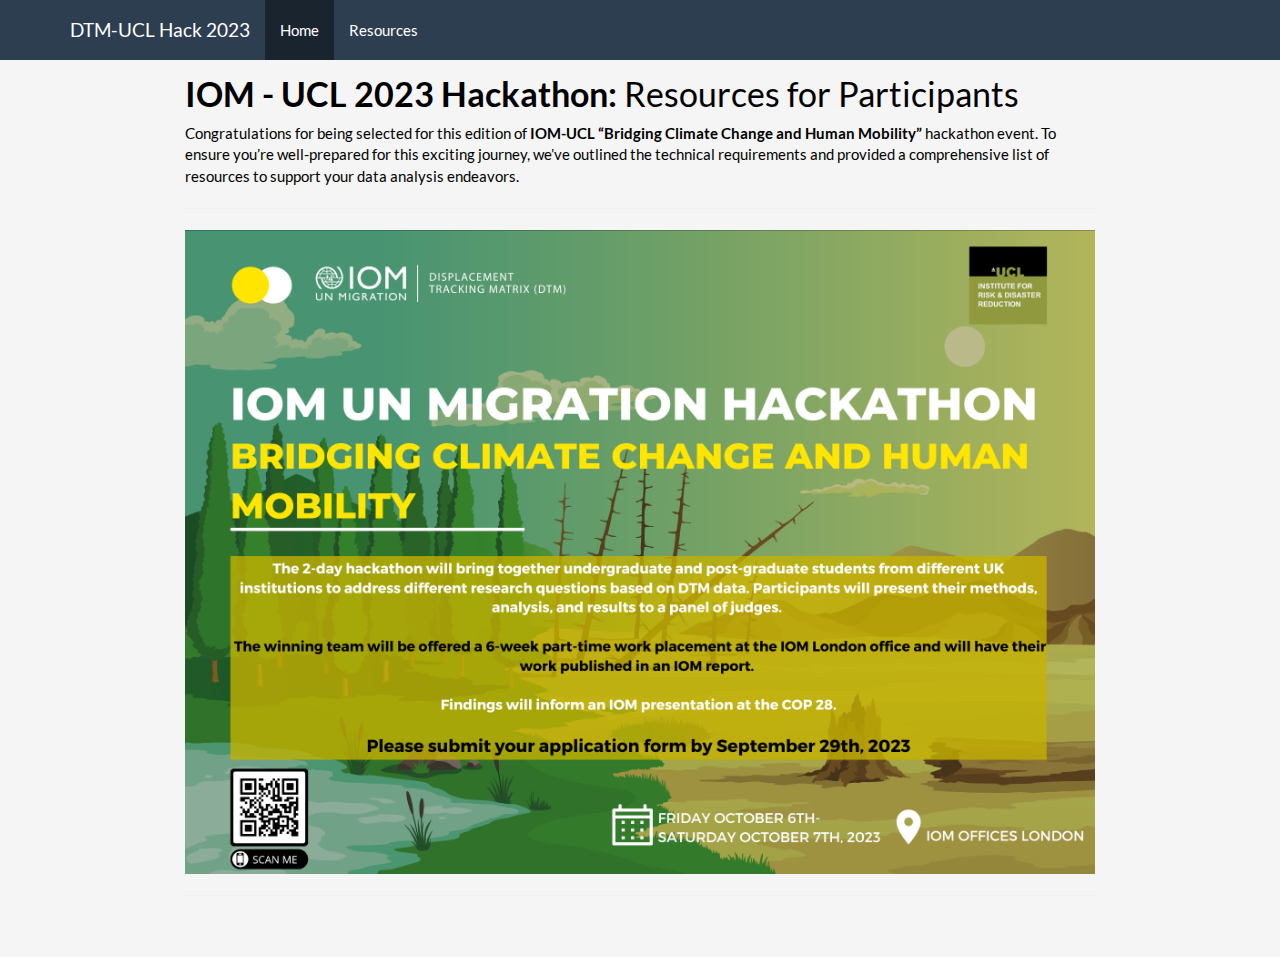
<file: docs/index.html>
<!DOCTYPE html>

<html>

<head>

<meta charset="utf-8" />
<meta name="generator" content="pandoc" />
<meta http-equiv="X-UA-Compatible" content="IE=EDGE" />




<title>index.knit</title>

<script src="site_libs/header-attrs-2.23/header-attrs.js"></script>
<script src="site_libs/jquery-3.6.0/jquery-3.6.0.min.js"></script>
<meta name="viewport" content="width=device-width, initial-scale=1" />
<link href="site_libs/bootstrap-3.3.5/css/flatly.min.css" rel="stylesheet" />
<script src="site_libs/bootstrap-3.3.5/js/bootstrap.min.js"></script>
<script src="site_libs/bootstrap-3.3.5/shim/html5shiv.min.js"></script>
<script src="site_libs/bootstrap-3.3.5/shim/respond.min.js"></script>
<style>h1 {font-size: 34px;}
       h1.title {font-size: 38px;}
       h2 {font-size: 30px;}
       h3 {font-size: 24px;}
       h4 {font-size: 18px;}
       h5 {font-size: 16px;}
       h6 {font-size: 12px;}
       code {color: inherit; background-color: rgba(0, 0, 0, 0.04);}
       pre:not([class]) { background-color: white }</style>
<script src="site_libs/navigation-1.1/tabsets.js"></script>
<link href="site_libs/highlightjs-9.12.0/default.css" rel="stylesheet" />
<script src="site_libs/highlightjs-9.12.0/highlight.js"></script>

<style type="text/css">
  code{white-space: pre-wrap;}
  span.smallcaps{font-variant: small-caps;}
  span.underline{text-decoration: underline;}
  div.column{display: inline-block; vertical-align: top; width: 50%;}
  div.hanging-indent{margin-left: 1.5em; text-indent: -1.5em;}
  ul.task-list{list-style: none;}
    </style>

<style type="text/css">code{white-space: pre;}</style>
<script type="text/javascript">
if (window.hljs) {
  hljs.configure({languages: []});
  hljs.initHighlightingOnLoad();
  if (document.readyState && document.readyState === "complete") {
    window.setTimeout(function() { hljs.initHighlighting(); }, 0);
  }
}
</script>






<link rel="stylesheet" href="styles.css" type="text/css" />



<style type = "text/css">
.main-container {
  max-width: 940px;
  margin-left: auto;
  margin-right: auto;
}
img {
  max-width:100%;
}
.tabbed-pane {
  padding-top: 12px;
}
.html-widget {
  margin-bottom: 20px;
}
button.code-folding-btn:focus {
  outline: none;
}
summary {
  display: list-item;
}
details > summary > p:only-child {
  display: inline;
}
pre code {
  padding: 0;
}
</style>


<style type="text/css">
.dropdown-submenu {
  position: relative;
}
.dropdown-submenu>.dropdown-menu {
  top: 0;
  left: 100%;
  margin-top: -6px;
  margin-left: -1px;
  border-radius: 0 6px 6px 6px;
}
.dropdown-submenu:hover>.dropdown-menu {
  display: block;
}
.dropdown-submenu>a:after {
  display: block;
  content: " ";
  float: right;
  width: 0;
  height: 0;
  border-color: transparent;
  border-style: solid;
  border-width: 5px 0 5px 5px;
  border-left-color: #cccccc;
  margin-top: 5px;
  margin-right: -10px;
}
.dropdown-submenu:hover>a:after {
  border-left-color: #adb5bd;
}
.dropdown-submenu.pull-left {
  float: none;
}
.dropdown-submenu.pull-left>.dropdown-menu {
  left: -100%;
  margin-left: 10px;
  border-radius: 6px 0 6px 6px;
}
</style>

<script type="text/javascript">
// manage active state of menu based on current page
$(document).ready(function () {
  // active menu anchor
  href = window.location.pathname
  href = href.substr(href.lastIndexOf('/') + 1)
  if (href === "")
    href = "index.html";
  var menuAnchor = $('a[href="' + href + '"]');

  // mark the anchor link active (and if it's in a dropdown, also mark that active)
  var dropdown = menuAnchor.closest('li.dropdown');
  if (window.bootstrap) { // Bootstrap 4+
    menuAnchor.addClass('active');
    dropdown.find('> .dropdown-toggle').addClass('active');
  } else { // Bootstrap 3
    menuAnchor.parent().addClass('active');
    dropdown.addClass('active');
  }

  // Navbar adjustments
  var navHeight = $(".navbar").first().height() + 15;
  var style = document.createElement('style');
  var pt = "padding-top: " + navHeight + "px; ";
  var mt = "margin-top: -" + navHeight + "px; ";
  var css = "";
  // offset scroll position for anchor links (for fixed navbar)
  for (var i = 1; i <= 6; i++) {
    css += ".section h" + i + "{ " + pt + mt + "}\n";
  }
  style.innerHTML = "body {" + pt + "padding-bottom: 40px; }\n" + css;
  document.head.appendChild(style);
});
</script>

<!-- tabsets -->

<style type="text/css">
.tabset-dropdown > .nav-tabs {
  display: inline-table;
  max-height: 500px;
  min-height: 44px;
  overflow-y: auto;
  border: 1px solid #ddd;
  border-radius: 4px;
}

.tabset-dropdown > .nav-tabs > li.active:before, .tabset-dropdown > .nav-tabs.nav-tabs-open:before {
  content: "\e259";
  font-family: 'Glyphicons Halflings';
  display: inline-block;
  padding: 10px;
  border-right: 1px solid #ddd;
}

.tabset-dropdown > .nav-tabs.nav-tabs-open > li.active:before {
  content: "\e258";
  font-family: 'Glyphicons Halflings';
  border: none;
}

.tabset-dropdown > .nav-tabs > li.active {
  display: block;
}

.tabset-dropdown > .nav-tabs > li > a,
.tabset-dropdown > .nav-tabs > li > a:focus,
.tabset-dropdown > .nav-tabs > li > a:hover {
  border: none;
  display: inline-block;
  border-radius: 4px;
  background-color: transparent;
}

.tabset-dropdown > .nav-tabs.nav-tabs-open > li {
  display: block;
  float: none;
}

.tabset-dropdown > .nav-tabs > li {
  display: none;
}
</style>

<!-- code folding -->




</head>

<body>


<div class="container-fluid main-container">




<div class="navbar navbar-default  navbar-fixed-top" role="navigation">
  <div class="container">
    <div class="navbar-header">
      <button type="button" class="navbar-toggle collapsed" data-toggle="collapse" data-bs-toggle="collapse" data-target="#navbar" data-bs-target="#navbar">
        <span class="icon-bar"></span>
        <span class="icon-bar"></span>
        <span class="icon-bar"></span>
      </button>
      <a class="navbar-brand" href="index.html">DTM-UCL Hack 2023</a>
    </div>
    <div id="navbar" class="navbar-collapse collapse">
      <ul class="nav navbar-nav">
        <li>
  <a href="index.html">Home</a>
</li>
<li>
  <a href="Resources.html">Resources</a>
</li>
      </ul>
      <ul class="nav navbar-nav navbar-right">
        
      </ul>
    </div><!--/.nav-collapse -->
  </div><!--/.container -->
</div><!--/.navbar -->

<div id="header">




</div>


<div id="iom---ucl-2023-hackathon-resources-for-participants"
class="section level1">
<h1><strong>IOM - UCL 2023 Hackathon:</strong> Resources for
Participants</h1>
<p>Congratulations for being selected for this edition of
<strong>IOM-UCL “Bridging Climate Change and Human Mobility”</strong>
hackathon event. To ensure you’re well-prepared for this exciting
journey, we’ve outlined the technical requirements and provided a
comprehensive list of resources to support your data analysis
endeavors.</p>
<hr>
<img src="images/flyer.png" style="width:500.0%;height:100.0%" />
<hr>
</div>




</div>

<script>

// add bootstrap table styles to pandoc tables
function bootstrapStylePandocTables() {
  $('tr.odd').parent('tbody').parent('table').addClass('table table-condensed');
}
$(document).ready(function () {
  bootstrapStylePandocTables();
});


</script>

<!-- tabsets -->

<script>
$(document).ready(function () {
  window.buildTabsets("TOC");
});

$(document).ready(function () {
  $('.tabset-dropdown > .nav-tabs > li').click(function () {
    $(this).parent().toggleClass('nav-tabs-open');
  });
});
</script>

<!-- code folding -->


<!-- dynamically load mathjax for compatibility with self-contained -->
<script>
  (function () {
    var script = document.createElement("script");
    script.type = "text/javascript";
    script.src  = "https://mathjax.rstudio.com/latest/MathJax.js?config=TeX-AMS-MML_HTMLorMML";
    document.getElementsByTagName("head")[0].appendChild(script);
  })();
</script>

</body>
</html>
</file>
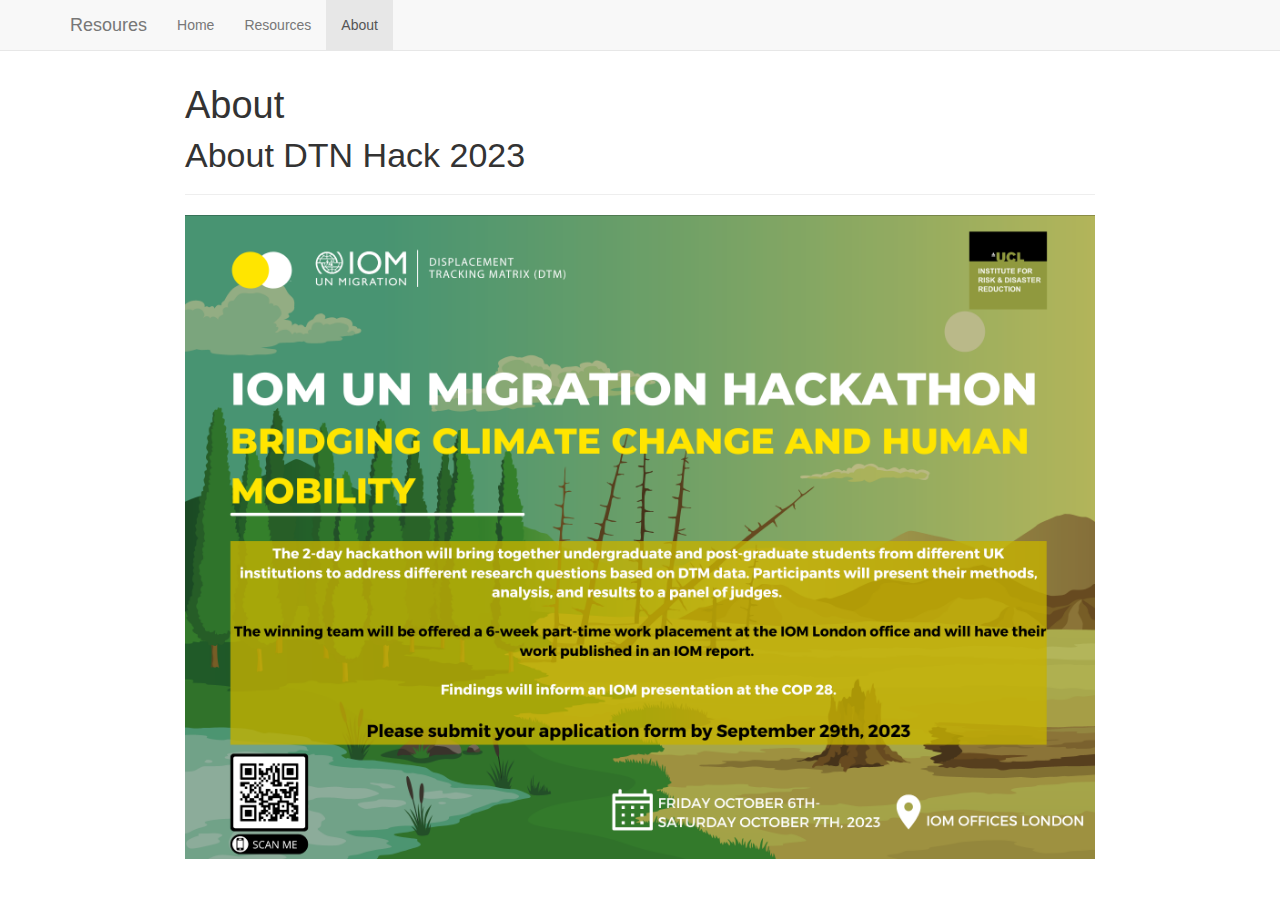
<file: docs/about.html>
<!DOCTYPE html>

<html>

<head>

<meta charset="utf-8" />
<meta name="generator" content="pandoc" />
<meta http-equiv="X-UA-Compatible" content="IE=EDGE" />




<title>About</title>

<script src="site_libs/header-attrs-2.23/header-attrs.js"></script>
<script src="site_libs/jquery-3.6.0/jquery-3.6.0.min.js"></script>
<meta name="viewport" content="width=device-width, initial-scale=1" />
<link href="site_libs/bootstrap-3.3.5/css/bootstrap.min.css" rel="stylesheet" />
<script src="site_libs/bootstrap-3.3.5/js/bootstrap.min.js"></script>
<script src="site_libs/bootstrap-3.3.5/shim/html5shiv.min.js"></script>
<script src="site_libs/bootstrap-3.3.5/shim/respond.min.js"></script>
<style>h1 {font-size: 34px;}
       h1.title {font-size: 38px;}
       h2 {font-size: 30px;}
       h3 {font-size: 24px;}
       h4 {font-size: 18px;}
       h5 {font-size: 16px;}
       h6 {font-size: 12px;}
       code {color: inherit; background-color: rgba(0, 0, 0, 0.04);}
       pre:not([class]) { background-color: white }</style>
<script src="site_libs/navigation-1.1/tabsets.js"></script>
<link href="site_libs/highlightjs-9.12.0/default.css" rel="stylesheet" />
<script src="site_libs/highlightjs-9.12.0/highlight.js"></script>

<style type="text/css">
  code{white-space: pre-wrap;}
  span.smallcaps{font-variant: small-caps;}
  span.underline{text-decoration: underline;}
  div.column{display: inline-block; vertical-align: top; width: 50%;}
  div.hanging-indent{margin-left: 1.5em; text-indent: -1.5em;}
  ul.task-list{list-style: none;}
    </style>

<style type="text/css">code{white-space: pre;}</style>
<script type="text/javascript">
if (window.hljs) {
  hljs.configure({languages: []});
  hljs.initHighlightingOnLoad();
  if (document.readyState && document.readyState === "complete") {
    window.setTimeout(function() { hljs.initHighlighting(); }, 0);
  }
}
</script>









<style type = "text/css">
.main-container {
  max-width: 940px;
  margin-left: auto;
  margin-right: auto;
}
img {
  max-width:100%;
}
.tabbed-pane {
  padding-top: 12px;
}
.html-widget {
  margin-bottom: 20px;
}
button.code-folding-btn:focus {
  outline: none;
}
summary {
  display: list-item;
}
details > summary > p:only-child {
  display: inline;
}
pre code {
  padding: 0;
}
</style>


<style type="text/css">
.dropdown-submenu {
  position: relative;
}
.dropdown-submenu>.dropdown-menu {
  top: 0;
  left: 100%;
  margin-top: -6px;
  margin-left: -1px;
  border-radius: 0 6px 6px 6px;
}
.dropdown-submenu:hover>.dropdown-menu {
  display: block;
}
.dropdown-submenu>a:after {
  display: block;
  content: " ";
  float: right;
  width: 0;
  height: 0;
  border-color: transparent;
  border-style: solid;
  border-width: 5px 0 5px 5px;
  border-left-color: #cccccc;
  margin-top: 5px;
  margin-right: -10px;
}
.dropdown-submenu:hover>a:after {
  border-left-color: #adb5bd;
}
.dropdown-submenu.pull-left {
  float: none;
}
.dropdown-submenu.pull-left>.dropdown-menu {
  left: -100%;
  margin-left: 10px;
  border-radius: 6px 0 6px 6px;
}
</style>

<script type="text/javascript">
// manage active state of menu based on current page
$(document).ready(function () {
  // active menu anchor
  href = window.location.pathname
  href = href.substr(href.lastIndexOf('/') + 1)
  if (href === "")
    href = "index.html";
  var menuAnchor = $('a[href="' + href + '"]');

  // mark the anchor link active (and if it's in a dropdown, also mark that active)
  var dropdown = menuAnchor.closest('li.dropdown');
  if (window.bootstrap) { // Bootstrap 4+
    menuAnchor.addClass('active');
    dropdown.find('> .dropdown-toggle').addClass('active');
  } else { // Bootstrap 3
    menuAnchor.parent().addClass('active');
    dropdown.addClass('active');
  }

  // Navbar adjustments
  var navHeight = $(".navbar").first().height() + 15;
  var style = document.createElement('style');
  var pt = "padding-top: " + navHeight + "px; ";
  var mt = "margin-top: -" + navHeight + "px; ";
  var css = "";
  // offset scroll position for anchor links (for fixed navbar)
  for (var i = 1; i <= 6; i++) {
    css += ".section h" + i + "{ " + pt + mt + "}\n";
  }
  style.innerHTML = "body {" + pt + "padding-bottom: 40px; }\n" + css;
  document.head.appendChild(style);
});
</script>

<!-- tabsets -->

<style type="text/css">
.tabset-dropdown > .nav-tabs {
  display: inline-table;
  max-height: 500px;
  min-height: 44px;
  overflow-y: auto;
  border: 1px solid #ddd;
  border-radius: 4px;
}

.tabset-dropdown > .nav-tabs > li.active:before, .tabset-dropdown > .nav-tabs.nav-tabs-open:before {
  content: "\e259";
  font-family: 'Glyphicons Halflings';
  display: inline-block;
  padding: 10px;
  border-right: 1px solid #ddd;
}

.tabset-dropdown > .nav-tabs.nav-tabs-open > li.active:before {
  content: "\e258";
  font-family: 'Glyphicons Halflings';
  border: none;
}

.tabset-dropdown > .nav-tabs > li.active {
  display: block;
}

.tabset-dropdown > .nav-tabs > li > a,
.tabset-dropdown > .nav-tabs > li > a:focus,
.tabset-dropdown > .nav-tabs > li > a:hover {
  border: none;
  display: inline-block;
  border-radius: 4px;
  background-color: transparent;
}

.tabset-dropdown > .nav-tabs.nav-tabs-open > li {
  display: block;
  float: none;
}

.tabset-dropdown > .nav-tabs > li {
  display: none;
}
</style>

<!-- code folding -->




</head>

<body>


<div class="container-fluid main-container">




<div class="navbar navbar-default  navbar-fixed-top" role="navigation">
  <div class="container">
    <div class="navbar-header">
      <button type="button" class="navbar-toggle collapsed" data-toggle="collapse" data-bs-toggle="collapse" data-target="#navbar" data-bs-target="#navbar">
        <span class="icon-bar"></span>
        <span class="icon-bar"></span>
        <span class="icon-bar"></span>
      </button>
      <a class="navbar-brand" href="index.html">Resoures</a>
    </div>
    <div id="navbar" class="navbar-collapse collapse">
      <ul class="nav navbar-nav">
        <li>
  <a href="index.html">Home</a>
</li>
<li>
  <a href="Resources.html">Resources</a>
</li>
<li>
  <a href="about.html">About</a>
</li>
      </ul>
      <ul class="nav navbar-nav navbar-right">
        
      </ul>
    </div><!--/.nav-collapse -->
  </div><!--/.container -->
</div><!--/.navbar -->

<div id="header">



<h1 class="title toc-ignore">About</h1>

</div>


<div id="about-dtn-hack-2023" class="section level1">
<h1>About DTN Hack 2023</h1>
<hr>
<p><img src="images/flyer.png" style="width:500.0%;height:100.0%" /></p>
</div>




</div>

<script>

// add bootstrap table styles to pandoc tables
function bootstrapStylePandocTables() {
  $('tr.odd').parent('tbody').parent('table').addClass('table table-condensed');
}
$(document).ready(function () {
  bootstrapStylePandocTables();
});


</script>

<!-- tabsets -->

<script>
$(document).ready(function () {
  window.buildTabsets("TOC");
});

$(document).ready(function () {
  $('.tabset-dropdown > .nav-tabs > li').click(function () {
    $(this).parent().toggleClass('nav-tabs-open');
  });
});
</script>

<!-- code folding -->


<!-- dynamically load mathjax for compatibility with self-contained -->
<script>
  (function () {
    var script = document.createElement("script");
    script.type = "text/javascript";
    script.src  = "https://mathjax.rstudio.com/latest/MathJax.js?config=TeX-AMS-MML_HTMLorMML";
    document.getElementsByTagName("head")[0].appendChild(script);
  })();
</script>

</body>
</html>
</file>
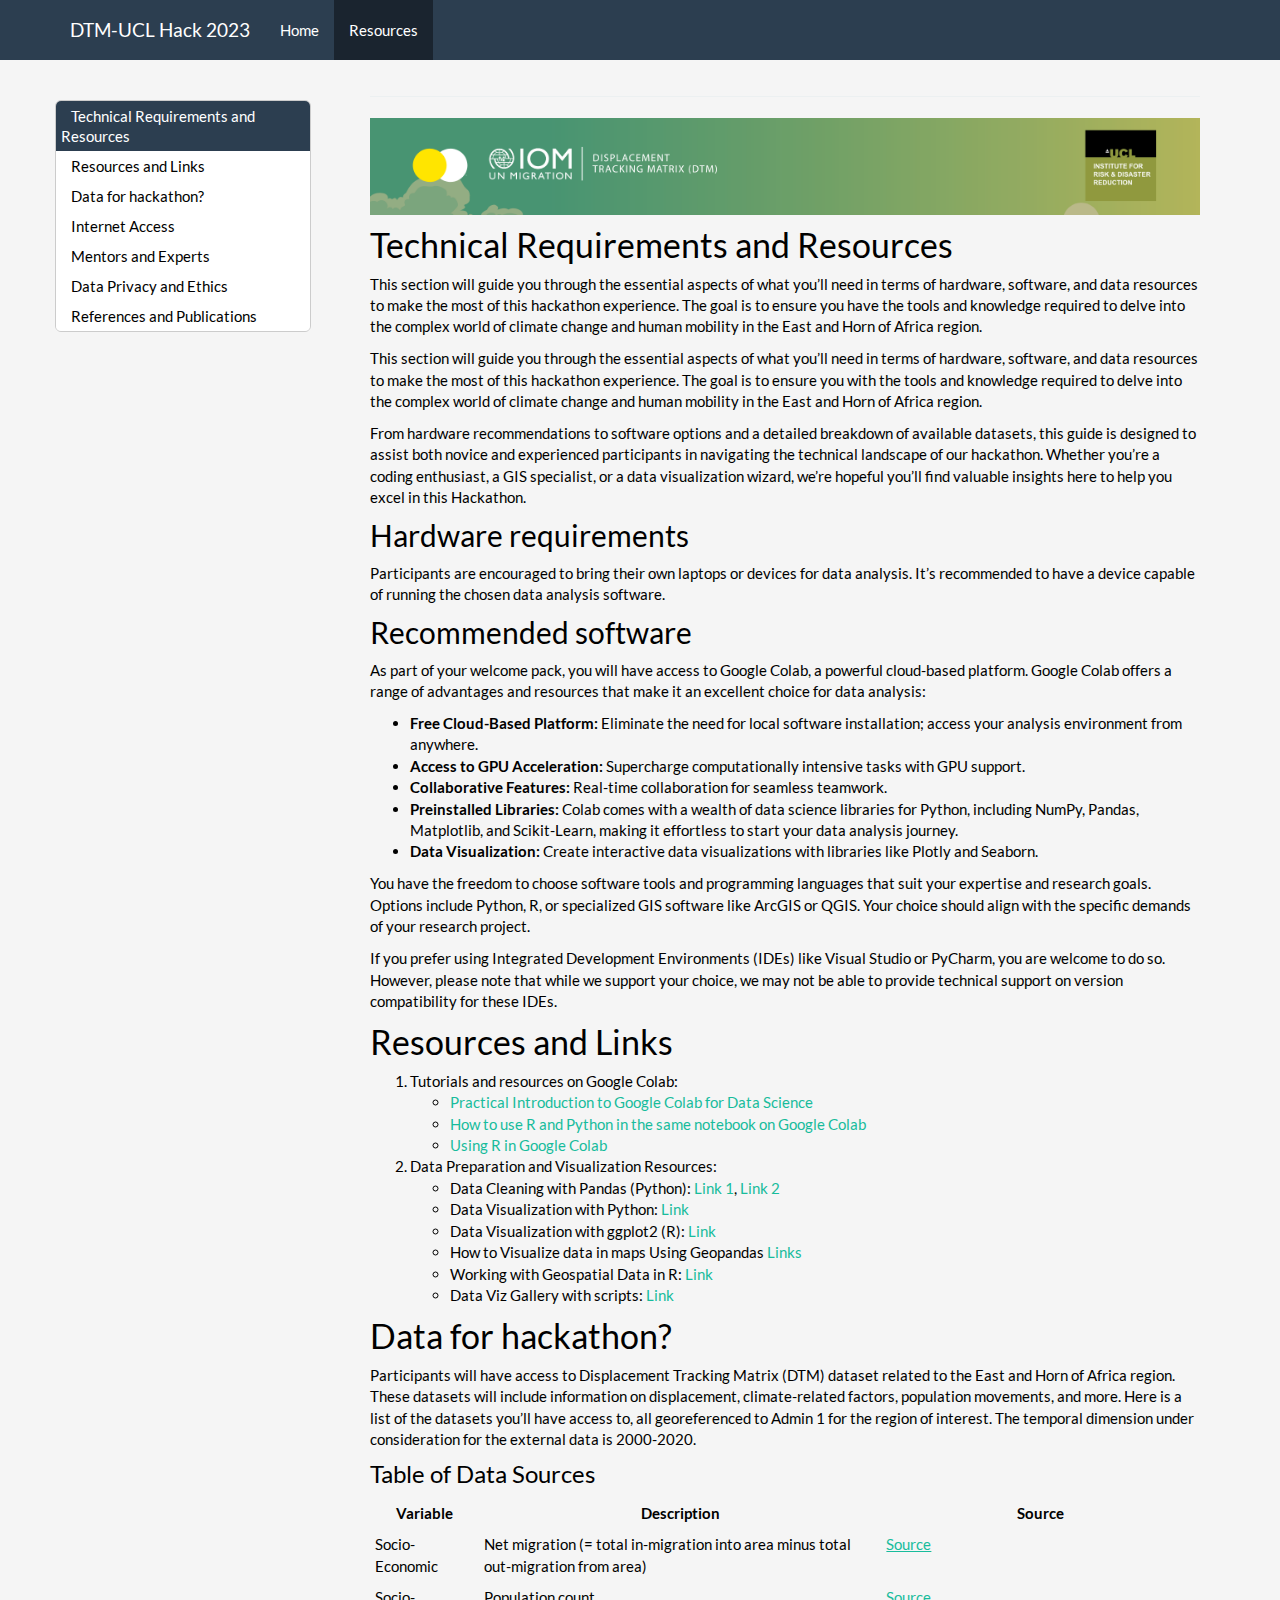
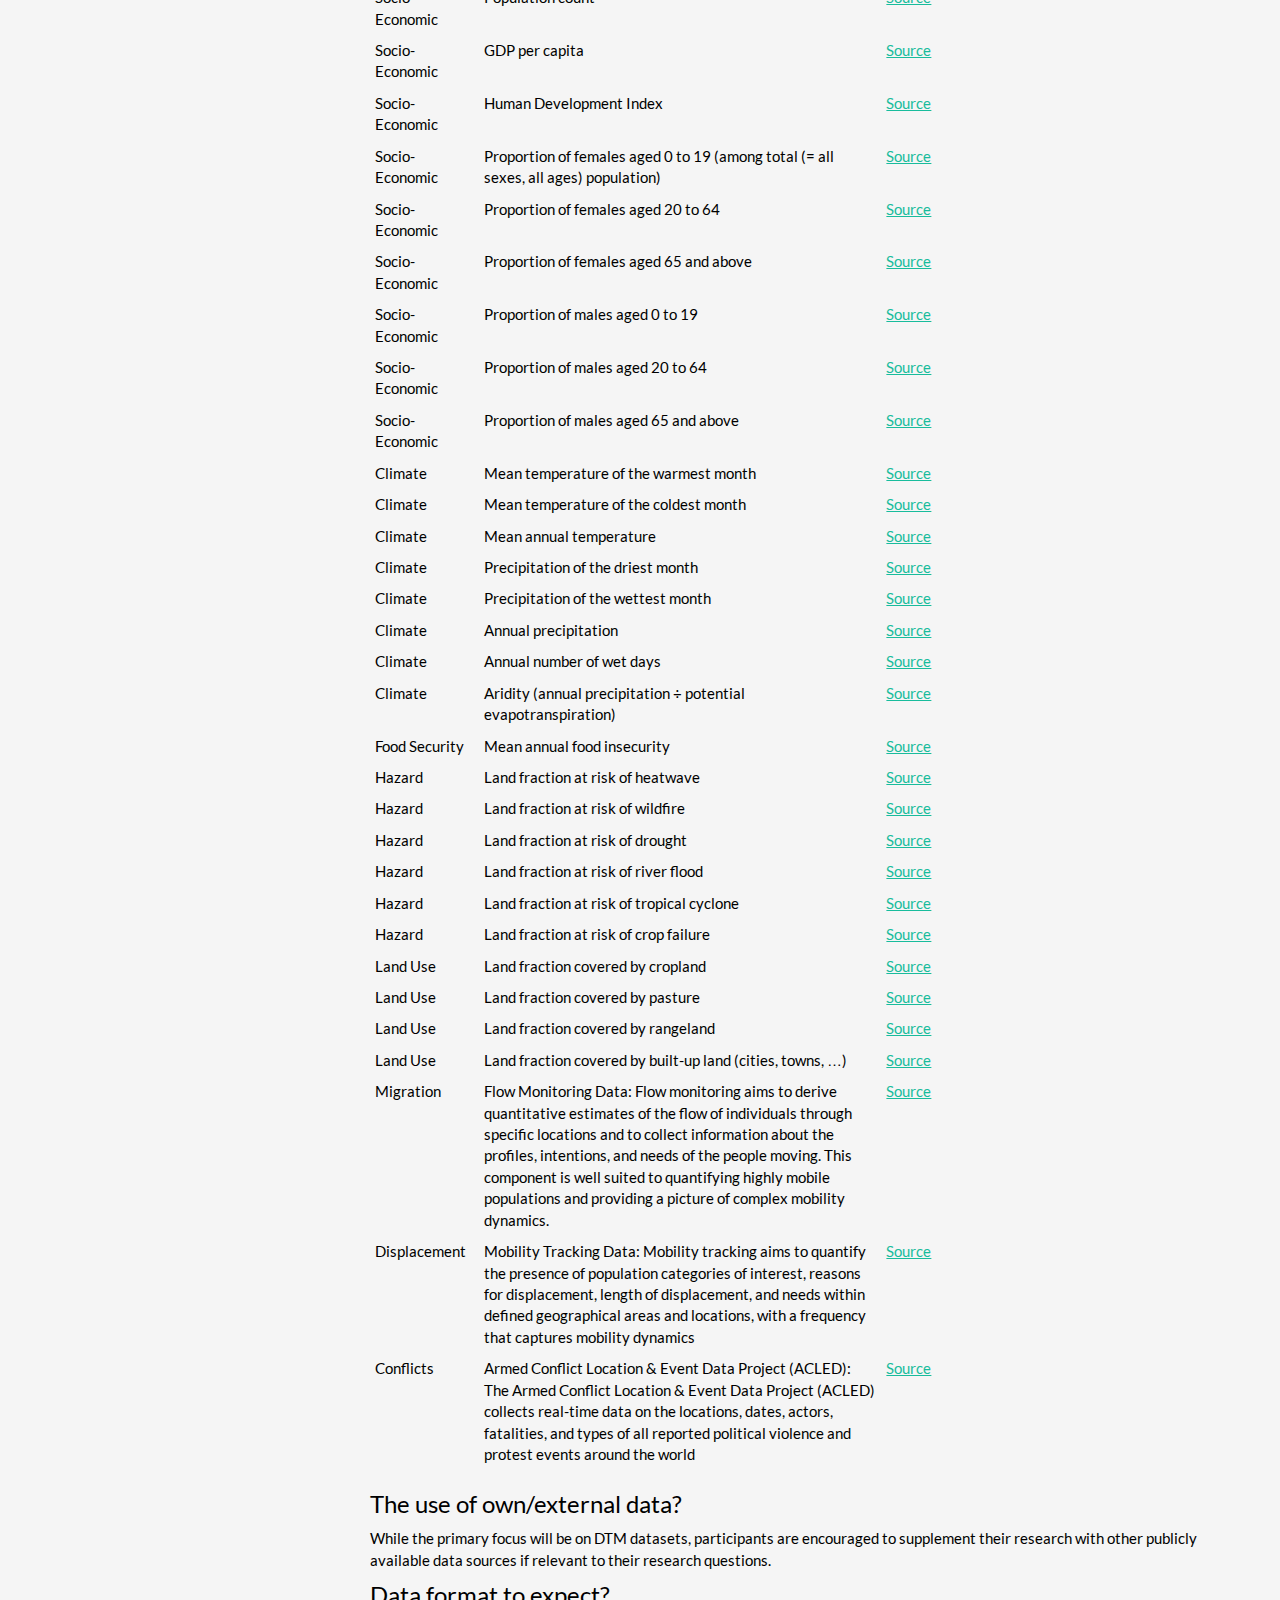
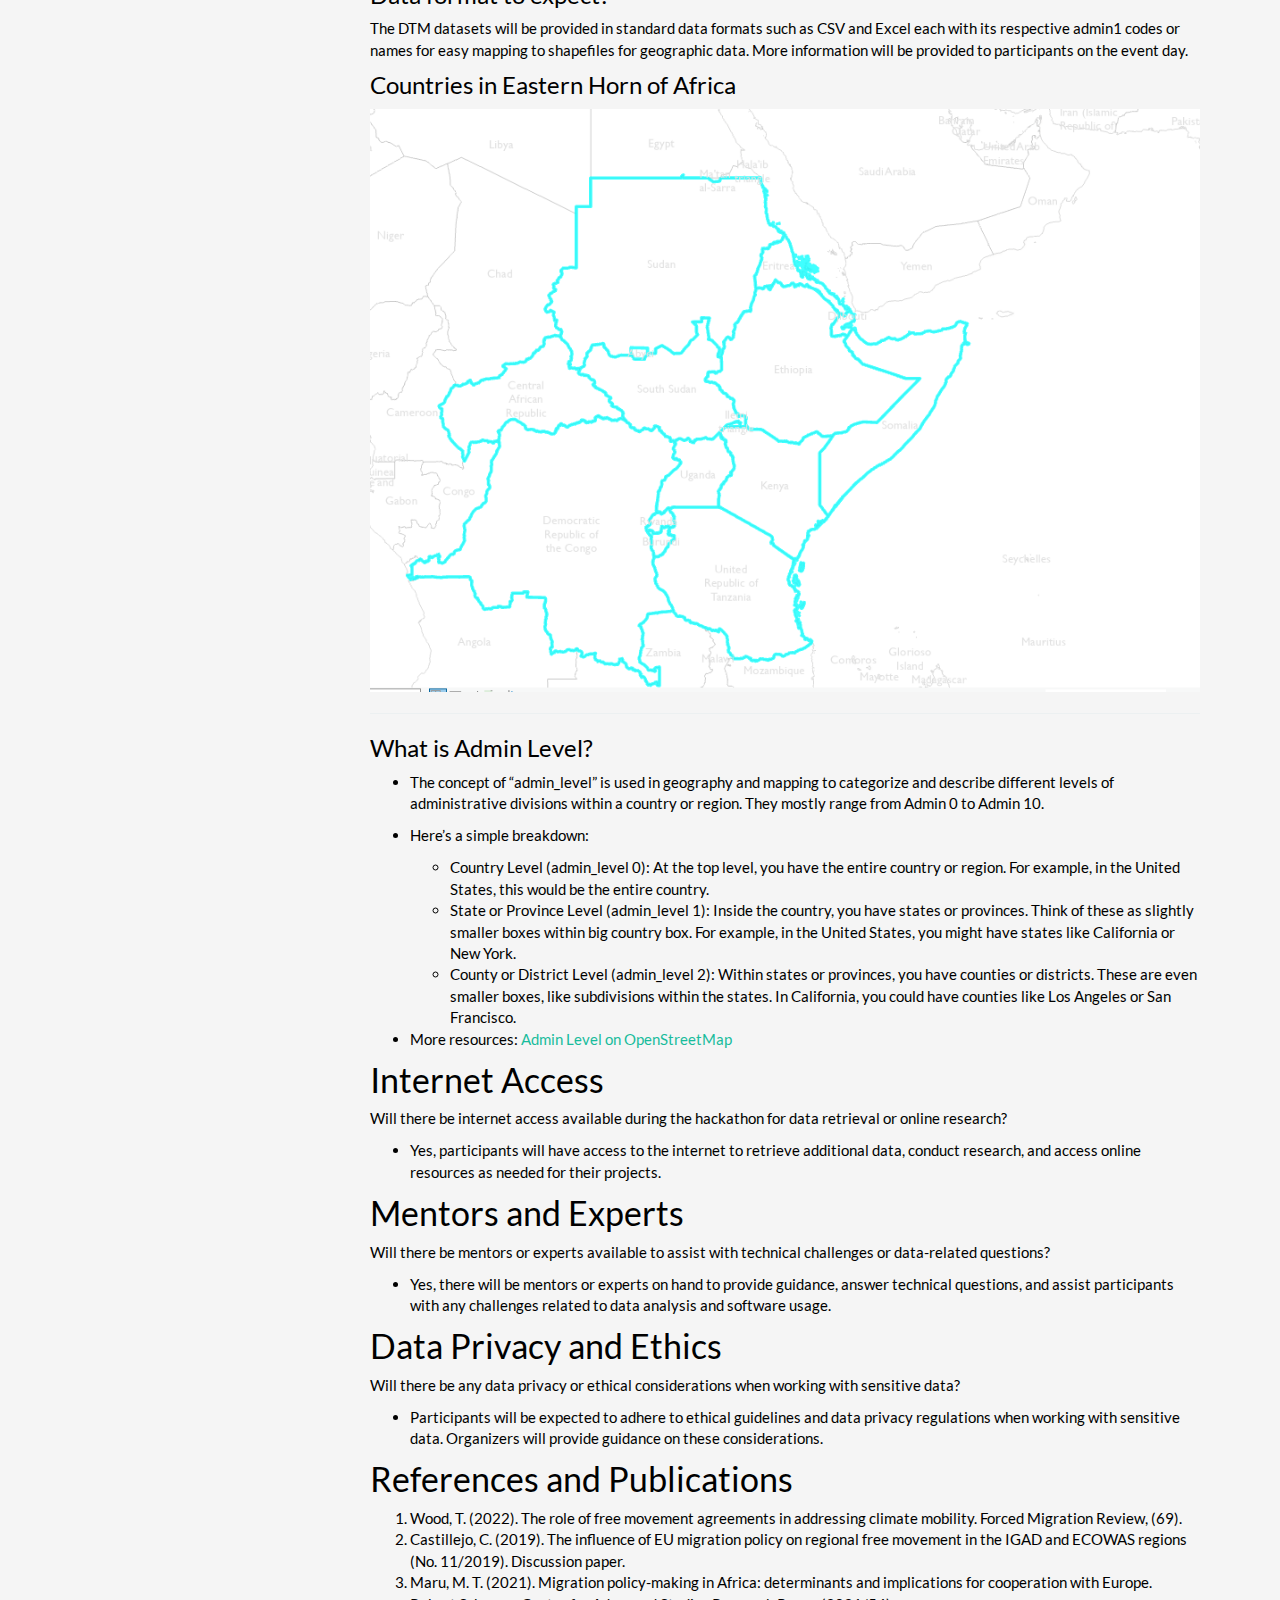
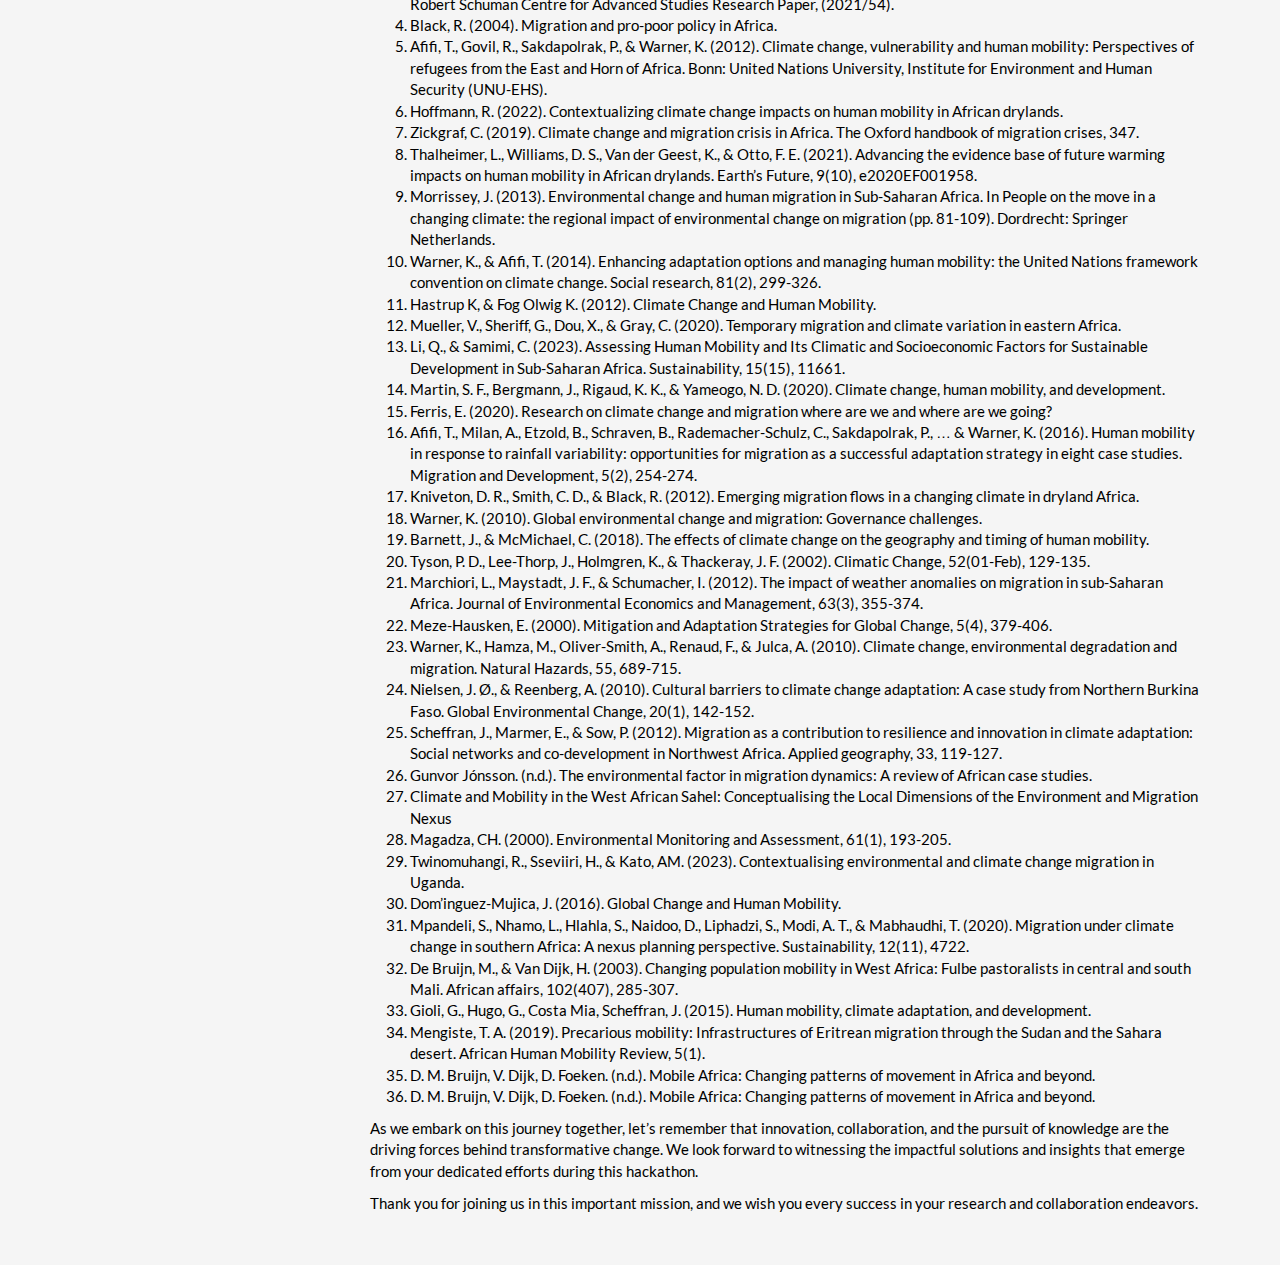
<file: docs/Resources.html>
<!DOCTYPE html>

<html>

<head>

<meta charset="utf-8" />
<meta name="generator" content="pandoc" />
<meta http-equiv="X-UA-Compatible" content="IE=EDGE" />




<title>Resources.knit</title>

<script src="site_libs/header-attrs-2.23/header-attrs.js"></script>
<script src="site_libs/jquery-3.6.0/jquery-3.6.0.min.js"></script>
<meta name="viewport" content="width=device-width, initial-scale=1" />
<link href="site_libs/bootstrap-3.3.5/css/flatly.min.css" rel="stylesheet" />
<script src="site_libs/bootstrap-3.3.5/js/bootstrap.min.js"></script>
<script src="site_libs/bootstrap-3.3.5/shim/html5shiv.min.js"></script>
<script src="site_libs/bootstrap-3.3.5/shim/respond.min.js"></script>
<style>h1 {font-size: 34px;}
       h1.title {font-size: 38px;}
       h2 {font-size: 30px;}
       h3 {font-size: 24px;}
       h4 {font-size: 18px;}
       h5 {font-size: 16px;}
       h6 {font-size: 12px;}
       code {color: inherit; background-color: rgba(0, 0, 0, 0.04);}
       pre:not([class]) { background-color: white }</style>
<script src="site_libs/jqueryui-1.13.2/jquery-ui.min.js"></script>
<link href="site_libs/tocify-1.9.1/jquery.tocify.css" rel="stylesheet" />
<script src="site_libs/tocify-1.9.1/jquery.tocify.js"></script>
<script src="site_libs/navigation-1.1/tabsets.js"></script>
<link href="site_libs/highlightjs-9.12.0/default.css" rel="stylesheet" />
<script src="site_libs/highlightjs-9.12.0/highlight.js"></script>

<style type="text/css">
  code{white-space: pre-wrap;}
  span.smallcaps{font-variant: small-caps;}
  span.underline{text-decoration: underline;}
  div.column{display: inline-block; vertical-align: top; width: 50%;}
  div.hanging-indent{margin-left: 1.5em; text-indent: -1.5em;}
  ul.task-list{list-style: none;}
    </style>

<style type="text/css">code{white-space: pre;}</style>
<script type="text/javascript">
if (window.hljs) {
  hljs.configure({languages: []});
  hljs.initHighlightingOnLoad();
  if (document.readyState && document.readyState === "complete") {
    window.setTimeout(function() { hljs.initHighlighting(); }, 0);
  }
}
</script>






<link rel="stylesheet" href="styles.css" type="text/css" />



<style type = "text/css">
.main-container {
  max-width: 940px;
  margin-left: auto;
  margin-right: auto;
}
img {
  max-width:100%;
}
.tabbed-pane {
  padding-top: 12px;
}
.html-widget {
  margin-bottom: 20px;
}
button.code-folding-btn:focus {
  outline: none;
}
summary {
  display: list-item;
}
details > summary > p:only-child {
  display: inline;
}
pre code {
  padding: 0;
}
</style>


<style type="text/css">
.dropdown-submenu {
  position: relative;
}
.dropdown-submenu>.dropdown-menu {
  top: 0;
  left: 100%;
  margin-top: -6px;
  margin-left: -1px;
  border-radius: 0 6px 6px 6px;
}
.dropdown-submenu:hover>.dropdown-menu {
  display: block;
}
.dropdown-submenu>a:after {
  display: block;
  content: " ";
  float: right;
  width: 0;
  height: 0;
  border-color: transparent;
  border-style: solid;
  border-width: 5px 0 5px 5px;
  border-left-color: #cccccc;
  margin-top: 5px;
  margin-right: -10px;
}
.dropdown-submenu:hover>a:after {
  border-left-color: #adb5bd;
}
.dropdown-submenu.pull-left {
  float: none;
}
.dropdown-submenu.pull-left>.dropdown-menu {
  left: -100%;
  margin-left: 10px;
  border-radius: 6px 0 6px 6px;
}
</style>

<script type="text/javascript">
// manage active state of menu based on current page
$(document).ready(function () {
  // active menu anchor
  href = window.location.pathname
  href = href.substr(href.lastIndexOf('/') + 1)
  if (href === "")
    href = "index.html";
  var menuAnchor = $('a[href="' + href + '"]');

  // mark the anchor link active (and if it's in a dropdown, also mark that active)
  var dropdown = menuAnchor.closest('li.dropdown');
  if (window.bootstrap) { // Bootstrap 4+
    menuAnchor.addClass('active');
    dropdown.find('> .dropdown-toggle').addClass('active');
  } else { // Bootstrap 3
    menuAnchor.parent().addClass('active');
    dropdown.addClass('active');
  }

  // Navbar adjustments
  var navHeight = $(".navbar").first().height() + 15;
  var style = document.createElement('style');
  var pt = "padding-top: " + navHeight + "px; ";
  var mt = "margin-top: -" + navHeight + "px; ";
  var css = "";
  // offset scroll position for anchor links (for fixed navbar)
  for (var i = 1; i <= 6; i++) {
    css += ".section h" + i + "{ " + pt + mt + "}\n";
  }
  style.innerHTML = "body {" + pt + "padding-bottom: 40px; }\n" + css;
  document.head.appendChild(style);
});
</script>

<!-- tabsets -->

<style type="text/css">
.tabset-dropdown > .nav-tabs {
  display: inline-table;
  max-height: 500px;
  min-height: 44px;
  overflow-y: auto;
  border: 1px solid #ddd;
  border-radius: 4px;
}

.tabset-dropdown > .nav-tabs > li.active:before, .tabset-dropdown > .nav-tabs.nav-tabs-open:before {
  content: "\e259";
  font-family: 'Glyphicons Halflings';
  display: inline-block;
  padding: 10px;
  border-right: 1px solid #ddd;
}

.tabset-dropdown > .nav-tabs.nav-tabs-open > li.active:before {
  content: "\e258";
  font-family: 'Glyphicons Halflings';
  border: none;
}

.tabset-dropdown > .nav-tabs > li.active {
  display: block;
}

.tabset-dropdown > .nav-tabs > li > a,
.tabset-dropdown > .nav-tabs > li > a:focus,
.tabset-dropdown > .nav-tabs > li > a:hover {
  border: none;
  display: inline-block;
  border-radius: 4px;
  background-color: transparent;
}

.tabset-dropdown > .nav-tabs.nav-tabs-open > li {
  display: block;
  float: none;
}

.tabset-dropdown > .nav-tabs > li {
  display: none;
}
</style>

<!-- code folding -->



<style type="text/css">

#TOC {
  margin: 25px 0px 20px 0px;
}
@media (max-width: 768px) {
#TOC {
  position: relative;
  width: 100%;
}
}

@media print {
.toc-content {
  /* see https://github.com/w3c/csswg-drafts/issues/4434 */
  float: right;
}
}

.toc-content {
  padding-left: 30px;
  padding-right: 40px;
}

div.main-container {
  max-width: 1200px;
}

div.tocify {
  width: 20%;
  max-width: 260px;
  max-height: 85%;
}

@media (min-width: 768px) and (max-width: 991px) {
  div.tocify {
    width: 25%;
  }
}

@media (max-width: 767px) {
  div.tocify {
    width: 100%;
    max-width: none;
  }
}

.tocify ul, .tocify li {
  line-height: 20px;
}

.tocify-subheader .tocify-item {
  font-size: 0.90em;
}

.tocify .list-group-item {
  border-radius: 0px;
}


</style>



</head>

<body>


<div class="container-fluid main-container">


<!-- setup 3col/9col grid for toc_float and main content  -->
<div class="row">
<div class="col-xs-12 col-sm-4 col-md-3">
<div id="TOC" class="tocify">
</div>
</div>

<div class="toc-content col-xs-12 col-sm-8 col-md-9">




<div class="navbar navbar-default  navbar-fixed-top" role="navigation">
  <div class="container">
    <div class="navbar-header">
      <button type="button" class="navbar-toggle collapsed" data-toggle="collapse" data-bs-toggle="collapse" data-target="#navbar" data-bs-target="#navbar">
        <span class="icon-bar"></span>
        <span class="icon-bar"></span>
        <span class="icon-bar"></span>
      </button>
      <a class="navbar-brand" href="index.html">DTM-UCL Hack 2023</a>
    </div>
    <div id="navbar" class="navbar-collapse collapse">
      <ul class="nav navbar-nav">
        <li>
  <a href="index.html">Home</a>
</li>
<li>
  <a href="Resources.html">Resources</a>
</li>
      </ul>
      <ul class="nav navbar-nav navbar-right">
        
      </ul>
    </div><!--/.nav-collapse -->
  </div><!--/.container -->
</div><!--/.navbar -->

<div id="header">




</div>


<hr>
<p><img src="images/header.png"
style="width:500.0%;height:100.0%" /></p>
<div id="technical-requirements-and-resources" class="section level1">
<h1>Technical Requirements and Resources</h1>
<p>This section will guide you through the essential aspects of what
you’ll need in terms of hardware, software, and data resources to make
the most of this hackathon experience. The goal is to ensure you have
the tools and knowledge required to delve into the complex world of
climate change and human mobility in the East and Horn of Africa
region.</p>
<p>This section will guide you through the essential aspects of what
you’ll need in terms of hardware, software, and data resources to make
the most of this hackathon experience. The goal is to ensure you with
the tools and knowledge required to delve into the complex world of
climate change and human mobility in the East and Horn of Africa
region.</p>
<p>From hardware recommendations to software options and a detailed
breakdown of available datasets, this guide is designed to assist both
novice and experienced participants in navigating the technical
landscape of our hackathon. Whether you’re a coding enthusiast, a GIS
specialist, or a data visualization wizard, we’re hopeful you’ll find
valuable insights here to help you excel in this Hackathon.</p>
<div id="hardware-requirements" class="section level2">
<h2>Hardware requirements</h2>
<p>Participants are encouraged to bring their own laptops or devices for
data analysis. It’s recommended to have a device capable of running the
chosen data analysis software.</p>
</div>
<div id="recommended-software" class="section level2">
<h2>Recommended software</h2>
<p>As part of your welcome pack, you will have access to Google Colab, a
powerful cloud-based platform. Google Colab offers a range of advantages
and resources that make it an excellent choice for data analysis:</p>
<ul>
<li><strong>Free Cloud-Based Platform:</strong> Eliminate the need for
local software installation; access your analysis environment from
anywhere.</li>
<li><strong>Access to GPU Acceleration:</strong> Supercharge
computationally intensive tasks with GPU support.</li>
<li><strong>Collaborative Features:</strong> Real-time collaboration for
seamless teamwork.</li>
<li><strong>Preinstalled Libraries:</strong> Colab comes with a wealth
of data science libraries for Python, including NumPy, Pandas,
Matplotlib, and Scikit-Learn, making it effortless to start your data
analysis journey.</li>
<li><strong>Data Visualization:</strong> Create interactive data
visualizations with libraries like Plotly and Seaborn.</li>
</ul>
<p>You have the freedom to choose software tools and programming
languages that suit your expertise and research goals. Options include
Python, R, or specialized GIS software like ArcGIS or QGIS. Your choice
should align with the specific demands of your research project.</p>
<p>If you prefer using Integrated Development Environments (IDEs) like
Visual Studio or PyCharm, you are welcome to do so. However, please note
that while we support your choice, we may not be able to provide
technical support on version compatibility for these IDEs.</p>
</div>
</div>
<div id="resources-and-links" class="section level1">
<h1>Resources and Links</h1>
<ol style="list-style-type: decimal">
<li>Tutorials and resources on Google Colab:
<ul>
<li><a
href="https://www.youtube.com/watch?v=oCngVVBSsmA&amp;list=PLtqF5YXg7GLlAkFCnMedsu_RzW47kR0Nc">Practical
Introduction to Google Colab for Data Science</a></li>
<li><a href="https://www.youtube.com/watch?v=Ri1MfaSlSW0&amp;t=195s">How
to use R and Python in the same notebook on Google Colab</a></li>
<li><a href="https://www.youtube.com/watch?v=39F0M8MAL4E&amp;t=3s">Using
R in Google Colab</a></li>
</ul></li>
<li>Data Preparation and Visualization Resources:
<ul>
<li>Data Cleaning with Pandas (Python): <a
href="https://realpython.com/python-data-cleaning-numpy-pandas/">Link
1</a>, <a href="https://www.youtube.com/watch?v=bDhvCp3_lYw">Link
2</a></li>
<li>Data Visualization with Python: <a
href="https://d.docs.live.net/b884e7613e5498d8/02_JOBS/IOM/4_OTHERS/Hackthon_v2/7%20Python%20Data%20Visualization%20Libraries%20in%2015%20minutes">Link</a></li>
<li>Data Visualization with ggplot2 (R): <a
href="https://www.youtube.com/watch?v=HPJn1CMvtmI">Link</a></li>
<li>How to Visualize data in maps Using Geopandas <a
href="https://www.analyticsvidhya.com/blog/2021/09/how-to-visualise-data-in-maps-using-geopandas/">Links</a></li>
<li>Working with Geospatial Data in R: <a
href="https://jsta.github.io/glatos-spatial_workshop_materials/03-vector-csv-to-shapefile-in-r/index.html">Link</a></li>
<li>Data Viz Gallery with scripts: <a
href="https://dataviz.unhcr.org/chart_gallery/">Link</a></li>
</ul></li>
</ol>
</div>
<div id="data-for-hackathon" class="section level1">
<h1>Data for hackathon?</h1>
<p>Participants will have access to Displacement Tracking Matrix (DTM)
dataset related to the East and Horn of Africa region. These datasets
will include information on displacement, climate-related factors,
population movements, and more. Here is a list of the datasets you’ll
have access to, all georeferenced to Admin 1 for the region of interest.
The temporal dimension under consideration for the external data is
2000-2020.</p>
<div id="table-of-data-sources" class="section level3">
<h3>Table of Data Sources</h3>
<table>
<colgroup>
<col width="13%" />
<col width="48%" />
<col width="38%" />
</colgroup>
<thead>
<tr class="header">
<th>Variable</th>
<th>Description</th>
<th>Source</th>
</tr>
</thead>
<tbody>
<tr class="odd">
<td>Socio-Economic</td>
<td>Net migration (= total in-migration into area minus total
out-migration from area)</td>
<td><a href="https://zenodo.org/record/7997134">Source</a></td>
</tr>
<tr class="even">
<td>Socio-Economic</td>
<td>Population count</td>
<td><a href="https://zenodo.org/record/7997135">Source</a></td>
</tr>
<tr class="odd">
<td>Socio-Economic</td>
<td>GDP per capita</td>
<td><a href="https://www.nature.com/articles/sdata20184">Source</a></td>
</tr>
<tr class="even">
<td>Socio-Economic</td>
<td>Human Development Index</td>
<td><a href="https://www.nature.com/articles/sdata20185">Source</a></td>
</tr>
<tr class="odd">
<td>Socio-Economic</td>
<td>Proportion of females aged 0 to 19 (among total (= all sexes, all
ages) population)</td>
<td><a
href="https://sedac.ciesin.columbia.edu/data/set/gpw-v4-basic-demographic-characteristics-rev11">Source</a></td>
</tr>
<tr class="even">
<td>Socio-Economic</td>
<td>Proportion of females aged 20 to 64</td>
<td><a
href="https://sedac.ciesin.columbia.edu/data/set/gpw-v4-basic-demographic-characteristics-rev12">Source</a></td>
</tr>
<tr class="odd">
<td>Socio-Economic</td>
<td>Proportion of females aged 65 and above</td>
<td><a
href="https://sedac.ciesin.columbia.edu/data/set/gpw-v4-basic-demographic-characteristics-rev13">Source</a></td>
</tr>
<tr class="even">
<td>Socio-Economic</td>
<td>Proportion of males aged 0 to 19</td>
<td><a
href="https://sedac.ciesin.columbia.edu/data/set/gpw-v4-basic-demographic-characteristics-rev14">Source</a></td>
</tr>
<tr class="odd">
<td>Socio-Economic</td>
<td>Proportion of males aged 20 to 64</td>
<td><a
href="https://sedac.ciesin.columbia.edu/data/set/gpw-v4-basic-demographic-characteristics-rev15">Source</a></td>
</tr>
<tr class="even">
<td>Socio-Economic</td>
<td>Proportion of males aged 65 and above</td>
<td><a
href="https://sedac.ciesin.columbia.edu/data/set/gpw-v4-basic-demographic-characteristics-rev16">Source</a></td>
</tr>
<tr class="odd">
<td>Climate</td>
<td>Mean temperature of the warmest month</td>
<td><a
href="https://crudata.uea.ac.uk/cru/data/hrg/cru_ts_4.05/">Source</a></td>
</tr>
<tr class="even">
<td>Climate</td>
<td>Mean temperature of the coldest month</td>
<td><a
href="https://crudata.uea.ac.uk/cru/data/hrg/cru_ts_4.05/">Source</a></td>
</tr>
<tr class="odd">
<td>Climate</td>
<td>Mean annual temperature</td>
<td><a
href="https://crudata.uea.ac.uk/cru/data/hrg/cru_ts_4.05/">Source</a></td>
</tr>
<tr class="even">
<td>Climate</td>
<td>Precipitation of the driest month</td>
<td><a
href="https://crudata.uea.ac.uk/cru/data/hrg/cru_ts_4.05/">Source</a></td>
</tr>
<tr class="odd">
<td>Climate</td>
<td>Precipitation of the wettest month</td>
<td><a
href="https://crudata.uea.ac.uk/cru/data/hrg/cru_ts_4.05/">Source</a></td>
</tr>
<tr class="even">
<td>Climate</td>
<td>Annual precipitation</td>
<td><a
href="https://crudata.uea.ac.uk/cru/data/hrg/cru_ts_4.05/">Source</a></td>
</tr>
<tr class="odd">
<td>Climate</td>
<td>Annual number of wet days</td>
<td><a
href="https://crudata.uea.ac.uk/cru/data/hrg/cru_ts_4.05/">Source</a></td>
</tr>
<tr class="even">
<td>Climate</td>
<td>Aridity (annual precipitation ÷ potential evapotranspiration)</td>
<td><a
href="https://crudata.uea.ac.uk/cru/data/hrg/cru_ts_4.05/">Source</a></td>
</tr>
<tr class="odd">
<td>Food Security</td>
<td>Mean annual food insecurity</td>
<td><a
href="https://sedac.ciesin.columbia.edu/data/set/food-food-insecurity-hotspots">Source</a></td>
</tr>
<tr class="even">
<td>Hazard</td>
<td>Land fraction at risk of heatwave</td>
<td><a
href="https://data.isimip.org/10.48364/ISIMIP.924045">Source</a></td>
</tr>
<tr class="odd">
<td>Hazard</td>
<td>Land fraction at risk of wildfire</td>
<td><a
href="https://data.isimip.org/10.48364/ISIMIP.924046">Source</a></td>
</tr>
<tr class="even">
<td>Hazard</td>
<td>Land fraction at risk of drought</td>
<td><a
href="https://data.isimip.org/10.48364/ISIMIP.924047">Source</a></td>
</tr>
<tr class="odd">
<td>Hazard</td>
<td>Land fraction at risk of river flood</td>
<td><a
href="https://data.isimip.org/10.48364/ISIMIP.924048">Source</a></td>
</tr>
<tr class="even">
<td>Hazard</td>
<td>Land fraction at risk of tropical cyclone</td>
<td><a
href="https://data.isimip.org/10.48364/ISIMIP.924049">Source</a></td>
</tr>
<tr class="odd">
<td>Hazard</td>
<td>Land fraction at risk of crop failure</td>
<td><a
href="https://data.isimip.org/10.48364/ISIMIP.924050">Source</a></td>
</tr>
<tr class="even">
<td>Land Use</td>
<td>Land fraction covered by cropland</td>
<td><a
href="https://essd.copernicus.org/articles/9/927/2017/essd-9-927-2017.html">Source</a></td>
</tr>
<tr class="odd">
<td>Land Use</td>
<td>Land fraction covered by pasture</td>
<td><a
href="https://essd.copernicus.org/articles/9/927/2017/essd-9-927-2017.html">Source</a></td>
</tr>
<tr class="even">
<td>Land Use</td>
<td>Land fraction covered by rangeland</td>
<td><a
href="https://essd.copernicus.org/articles/9/927/2017/essd-9-927-2017.html">Source</a></td>
</tr>
<tr class="odd">
<td>Land Use</td>
<td>Land fraction covered by built-up land (cities, towns, …)</td>
<td><a
href="https://essd.copernicus.org/articles/9/927/2017/essd-9-927-2017.html">Source</a></td>
</tr>
<tr class="even">
<td>Migration</td>
<td>Flow Monitoring Data: Flow monitoring aims to derive quantitative
estimates of the flow of individuals through specific locations and to
collect information about the profiles, intentions, and needs of the
people moving. This component is well suited to quantifying highly
mobile populations and providing a picture of complex mobility
dynamics.</td>
<td><a href="https://dtm.iom.int/datasets">Source</a></td>
</tr>
<tr class="odd">
<td>Displacement</td>
<td>Mobility Tracking Data: Mobility tracking aims to quantify the
presence of population categories of interest, reasons for displacement,
length of displacement, and needs within defined geographical areas and
locations, with a frequency that captures mobility dynamics</td>
<td><a href="https://dtm.iom.int/datasets">Source</a></td>
</tr>
<tr class="even">
<td>Conflicts</td>
<td>Armed Conflict Location &amp; Event Data Project (ACLED): The Armed
Conflict Location &amp; Event Data Project (ACLED) collects real-time
data on the locations, dates, actors, fatalities, and types of all
reported political violence and protest events around the world</td>
<td><a href="https://acleddata.com/">Source</a></td>
</tr>
</tbody>
</table>
</div>
<div id="the-use-of-ownexternal-data" class="section level3">
<h3>The use of own/external data?</h3>
<p>While the primary focus will be on DTM datasets, participants are
encouraged to supplement their research with other publicly available
data sources if relevant to their research questions.</p>
</div>
<div id="data-format-to-expect" class="section level3">
<h3>Data format to expect?</h3>
<p>The DTM datasets will be provided in standard data formats such as
CSV and Excel each with its respective admin1 codes or names for easy
mapping to shapefiles for geographic data. More information will be
provided to participants on the event day.</p>
</div>
<div id="countries-in-eastern-horn-of-africa" class="section level3">
<h3>Countries in Eastern Horn of Africa</h3>
<img src="images/EastAfrica.png" style="width:500.0%;height:100.0%" />
<hr>
</div>
<div id="what-is-admin-level" class="section level3">
<h3>What is Admin Level?</h3>
<ul>
<li><p>The concept of “admin_level” is used in geography and mapping to
categorize and describe different levels of administrative divisions
within a country or region. They mostly range from Admin 0 to Admin
10.</p></li>
<li><p>Here’s a simple breakdown:</p>
<ul>
<li>Country Level (admin_level 0): At the top level, you have the entire
country or region. For example, in the United States, this would be the
entire country.</li>
<li>State or Province Level (admin_level 1): Inside the country, you
have states or provinces. Think of these as slightly smaller boxes
within big country box. For example, in the United States, you might
have states like California or New York.</li>
<li>County or District Level (admin_level 2): Within states or
provinces, you have counties or districts. These are even smaller boxes,
like subdivisions within the states. In California, you could have
counties like Los Angeles or San Francisco.</li>
</ul></li>
<li><p>More resources: <a
href="https://wiki.openstreetmap.org/wiki/Key:admin_level">Admin Level
on OpenStreetMap</a></p></li>
</ul>
</div>
</div>
<div id="internet-access" class="section level1">
<h1>Internet Access</h1>
<p>Will there be internet access available during the hackathon for data
retrieval or online research?</p>
<ul>
<li>Yes, participants will have access to the internet to retrieve
additional data, conduct research, and access online resources as needed
for their projects.</li>
</ul>
</div>
<div id="mentors-and-experts" class="section level1">
<h1>Mentors and Experts</h1>
<p>Will there be mentors or experts available to assist with technical
challenges or data-related questions?</p>
<ul>
<li>Yes, there will be mentors or experts on hand to provide guidance,
answer technical questions, and assist participants with any challenges
related to data analysis and software usage.</li>
</ul>
</div>
<div id="data-privacy-and-ethics" class="section level1">
<h1>Data Privacy and Ethics</h1>
<p>Will there be any data privacy or ethical considerations when working
with sensitive data?</p>
<ul>
<li>Participants will be expected to adhere to ethical guidelines and
data privacy regulations when working with sensitive data. Organizers
will provide guidance on these considerations.</li>
</ul>
</div>
<div id="references-and-publications" class="section level1">
<h1>References and Publications</h1>
<ol style="list-style-type: decimal">
<li>Wood, T. (2022). The role of free movement agreements in addressing
climate mobility. Forced Migration Review, (69).</li>
<li>Castillejo, C. (2019). The influence of EU migration policy on
regional free movement in the IGAD and ECOWAS regions (No. 11/2019).
Discussion paper.</li>
<li>Maru, M. T. (2021). Migration policy-making in Africa: determinants
and implications for cooperation with Europe. Robert Schuman Centre for
Advanced Studies Research Paper, (2021/54).</li>
<li>Black, R. (2004). Migration and pro-poor policy in Africa.</li>
<li>Afifi, T., Govil, R., Sakdapolrak, P., &amp; Warner, K. (2012).
Climate change, vulnerability and human mobility: Perspectives of
refugees from the East and Horn of Africa. Bonn: United Nations
University, Institute for Environment and Human Security (UNU-EHS).</li>
<li>Hoffmann, R. (2022). Contextualizing climate change impacts on human
mobility in African drylands.</li>
<li>Zickgraf, C. (2019). Climate change and migration crisis in Africa.
The Oxford handbook of migration crises, 347.</li>
<li>Thalheimer, L., Williams, D. S., Van der Geest, K., &amp; Otto, F.
E. (2021). Advancing the evidence base of future warming impacts on
human mobility in African drylands. Earth’s Future, 9(10),
e2020EF001958.</li>
<li>Morrissey, J. (2013). Environmental change and human migration in
Sub-Saharan Africa. In People on the move in a changing climate: the
regional impact of environmental change on migration (pp. 81-109).
Dordrecht: Springer Netherlands.</li>
<li>Warner, K., &amp; Afifi, T. (2014). Enhancing adaptation options and
managing human mobility: the United Nations framework convention on
climate change. Social research, 81(2), 299-326.</li>
<li>Hastrup K, &amp; Fog Olwig K. (2012). Climate Change and Human
Mobility.</li>
<li>Mueller, V., Sheriff, G., Dou, X., &amp; Gray, C. (2020). Temporary
migration and climate variation in eastern Africa.</li>
<li>Li, Q., &amp; Samimi, C. (2023). Assessing Human Mobility and Its
Climatic and Socioeconomic Factors for Sustainable Development in
Sub-Saharan Africa. Sustainability, 15(15), 11661.</li>
<li>Martin, S. F., Bergmann, J., Rigaud, K. K., &amp; Yameogo, N. D.
(2020). Climate change, human mobility, and development.</li>
<li>Ferris, E. (2020). Research on climate change and migration where
are we and where are we going?</li>
<li>Afifi, T., Milan, A., Etzold, B., Schraven, B., Rademacher-Schulz,
C., Sakdapolrak, P., … &amp; Warner, K. (2016). Human mobility in
response to rainfall variability: opportunities for migration as a
successful adaptation strategy in eight case studies. Migration and
Development, 5(2), 254-274.</li>
<li>Kniveton, D. R., Smith, C. D., &amp; Black, R. (2012). Emerging
migration flows in a changing climate in dryland Africa.</li>
<li>Warner, K. (2010). Global environmental change and migration:
Governance challenges.</li>
<li>Barnett, J., &amp; McMichael, C. (2018). The effects of climate
change on the geography and timing of human mobility.</li>
<li>Tyson, P. D., Lee-Thorp, J., Holmgren, K., &amp; Thackeray, J. F.
(2002). Climatic Change, 52(01-Feb), 129-135.</li>
<li>Marchiori, L., Maystadt, J. F., &amp; Schumacher, I. (2012). The
impact of weather anomalies on migration in sub-Saharan Africa. Journal
of Environmental Economics and Management, 63(3), 355-374.</li>
<li>Meze-Hausken, E. (2000). Mitigation and Adaptation Strategies for
Global Change, 5(4), 379-406.</li>
<li>Warner, K., Hamza, M., Oliver-Smith, A., Renaud, F., &amp; Julca, A.
(2010). Climate change, environmental degradation and migration. Natural
Hazards, 55, 689-715.</li>
<li>Nielsen, J. Ø., &amp; Reenberg, A. (2010). Cultural barriers to
climate change adaptation: A case study from Northern Burkina Faso.
Global Environmental Change, 20(1), 142-152.</li>
<li>Scheffran, J., Marmer, E., &amp; Sow, P. (2012). Migration as a
contribution to resilience and innovation in climate adaptation: Social
networks and co-development in Northwest Africa. Applied geography, 33,
119-127.</li>
<li>Gunvor Jónsson. (n.d.). The environmental factor in migration
dynamics: A review of African case studies.</li>
<li>Climate and Mobility in the West African Sahel: Conceptualising the
Local Dimensions of the Environment and Migration Nexus</li>
<li>Magadza, CH. (2000). Environmental Monitoring and Assessment, 61(1),
193-205.</li>
<li>Twinomuhangi, R., Sseviiri, H., &amp; Kato, AM. (2023).
Contextualising environmental and climate change migration in
Uganda.</li>
<li>Dom’inguez-Mujica, J. (2016). Global Change and Human Mobility.</li>
<li>Mpandeli, S., Nhamo, L., Hlahla, S., Naidoo, D., Liphadzi, S., Modi,
A. T., &amp; Mabhaudhi, T. (2020). Migration under climate change in
southern Africa: A nexus planning perspective. Sustainability, 12(11),
4722.</li>
<li>De Bruijn, M., &amp; Van Dijk, H. (2003). Changing population
mobility in West Africa: Fulbe pastoralists in central and south Mali.
African affairs, 102(407), 285-307.</li>
<li>Gioli, G., Hugo, G., Costa Mia, Scheffran, J. (2015). Human
mobility, climate adaptation, and development.</li>
<li>Mengiste, T. A. (2019). Precarious mobility: Infrastructures of
Eritrean migration through the Sudan and the Sahara desert. African
Human Mobility Review, 5(1).</li>
<li>D. M. Bruijn, V. Dijk, D. Foeken. (n.d.). Mobile Africa: Changing
patterns of movement in Africa and beyond.</li>
<li>D. M. Bruijn, V. Dijk, D. Foeken. (n.d.). Mobile Africa: Changing
patterns of movement in Africa and beyond.</li>
</ol>
<p>As we embark on this journey together, let’s remember that
innovation, collaboration, and the pursuit of knowledge are the driving
forces behind transformative change. We look forward to witnessing the
impactful solutions and insights that emerge from your dedicated efforts
during this hackathon.</p>
<p>Thank you for joining us in this important mission, and we wish you
every success in your research and collaboration endeavors.</p>
</div>



</div>
</div>

</div>

<script>

// add bootstrap table styles to pandoc tables
function bootstrapStylePandocTables() {
  $('tr.odd').parent('tbody').parent('table').addClass('table table-condensed');
}
$(document).ready(function () {
  bootstrapStylePandocTables();
});


</script>

<!-- tabsets -->

<script>
$(document).ready(function () {
  window.buildTabsets("TOC");
});

$(document).ready(function () {
  $('.tabset-dropdown > .nav-tabs > li').click(function () {
    $(this).parent().toggleClass('nav-tabs-open');
  });
});
</script>

<!-- code folding -->

<script>
$(document).ready(function ()  {

    // temporarily add toc-ignore selector to headers for the consistency with Pandoc
    $('.unlisted.unnumbered').addClass('toc-ignore')

    // move toc-ignore selectors from section div to header
    $('div.section.toc-ignore')
        .removeClass('toc-ignore')
        .children('h1,h2,h3,h4,h5').addClass('toc-ignore');

    // establish options
    var options = {
      selectors: "h1,h2,h3",
      theme: "bootstrap3",
      context: '.toc-content',
      hashGenerator: function (text) {
        return text.replace(/[.\\/?&!#<>]/g, '').replace(/\s/g, '_');
      },
      ignoreSelector: ".toc-ignore",
      scrollTo: 0
    };
    options.showAndHide = true;
    options.smoothScroll = true;

    // tocify
    var toc = $("#TOC").tocify(options).data("toc-tocify");
});
</script>

<!-- dynamically load mathjax for compatibility with self-contained -->
<script>
  (function () {
    var script = document.createElement("script");
    script.type = "text/javascript";
    script.src  = "https://mathjax.rstudio.com/latest/MathJax.js?config=TeX-AMS-MML_HTMLorMML";
    document.getElementsByTagName("head")[0].appendChild(script);
  })();
</script>

</body>
</html>
</file>
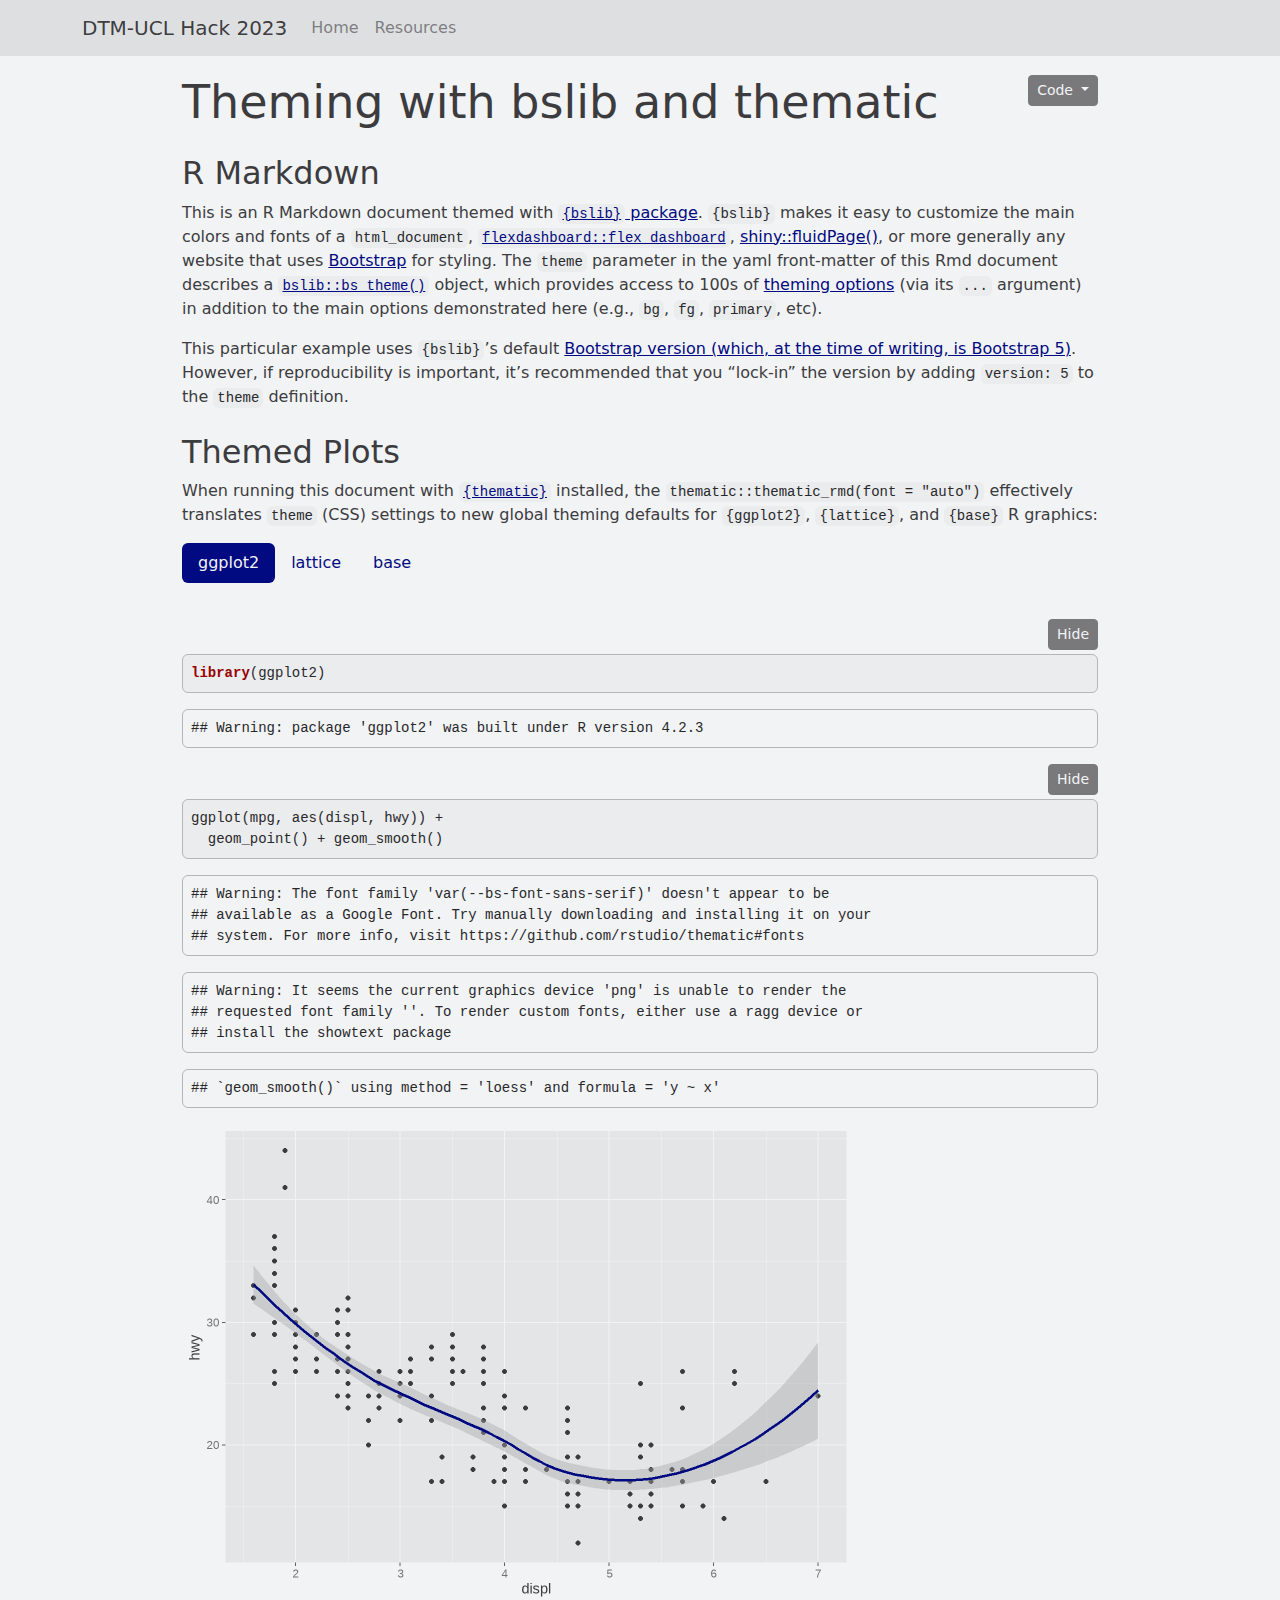
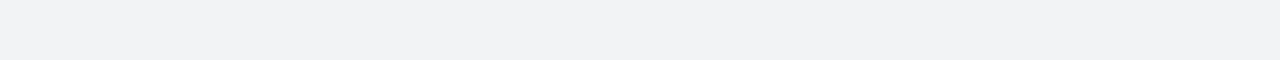
<file: docs/theme_test.html>
<!DOCTYPE html>

<html>

<head>

<meta charset="utf-8" />
<meta name="generator" content="pandoc" />
<meta http-equiv="X-UA-Compatible" content="IE=EDGE" />




<title>Theming with bslib and thematic</title>

<script src="site_libs/header-attrs-2.23/header-attrs.js"></script>
<script src="site_libs/jquery-3.6.0/jquery-3.6.0.min.js"></script>
<meta name="viewport" content="width=device-width, initial-scale=1, shrink-to-fit=no" />
<link href="site_libs/bootstrap-5.2.2/bootstrap.min.css" rel="stylesheet" />
<script src="site_libs/bootstrap-5.2.2/bootstrap.bundle.min.js"></script>
<script src="site_libs/bs3compat-0.5.0/transition.js"></script>
<script src="site_libs/bs3compat-0.5.0/tabs.js"></script>
<script src="site_libs/bs3compat-0.5.0/bs3compat.js"></script>
<script src="site_libs/navigation-1.1/tabsets.js"></script>
<script src="site_libs/navigation-1.1/codefolding.js"></script>
<link href="site_libs/highlightjs-9.12.0/default.css" rel="stylesheet" />
<script src="site_libs/highlightjs-9.12.0/highlight.js"></script>

<style type="text/css">
  code{white-space: pre-wrap;}
  span.smallcaps{font-variant: small-caps;}
  span.underline{text-decoration: underline;}
  div.column{display: inline-block; vertical-align: top; width: 50%;}
  div.hanging-indent{margin-left: 1.5em; text-indent: -1.5em;}
  ul.task-list{list-style: none;}
    </style>

<style type="text/css">code{white-space: pre;}</style>
<script type="text/javascript">
if (window.hljs) {
  hljs.configure({languages: []});
  hljs.initHighlightingOnLoad();
  if (document.readyState && document.readyState === "complete") {
    window.setTimeout(function() { hljs.initHighlighting(); }, 0);
  }
}
</script>









<style type = "text/css">
.main-container {
  max-width: 940px;
  margin-left: auto;
  margin-right: auto;
}
img {
  max-width:100%;
}
.tabbed-pane {
  padding-top: 12px;
}
.html-widget {
  margin-bottom: 20px;
}
button.code-folding-btn:focus {
  outline: none;
}
summary {
  display: list-item;
}
details > summary > p:only-child {
  display: inline;
}
pre code {
  padding: 0;
}
</style>


<style type="text/css">
.dropdown-submenu {
  position: relative;
}
.dropdown-submenu>.dropdown-menu {
  top: 0;
  left: 100%;
  margin-top: -6px;
  margin-left: -1px;
  border-radius: 0 6px 6px 6px;
}
.dropdown-submenu:hover>.dropdown-menu {
  display: block;
}
.dropdown-submenu>a:after {
  display: block;
  content: " ";
  float: right;
  width: 0;
  height: 0;
  border-color: transparent;
  border-style: solid;
  border-width: 5px 0 5px 5px;
  border-left-color: #cccccc;
  margin-top: 5px;
  margin-right: -10px;
}
.dropdown-submenu:hover>a:after {
  border-left-color: #adb5bd;
}
.dropdown-submenu.pull-left {
  float: none;
}
.dropdown-submenu.pull-left>.dropdown-menu {
  left: -100%;
  margin-left: 10px;
  border-radius: 6px 0 6px 6px;
}
</style>

<script type="text/javascript">
// manage active state of menu based on current page
$(document).ready(function () {
  // active menu anchor
  href = window.location.pathname
  href = href.substr(href.lastIndexOf('/') + 1)
  if (href === "")
    href = "index.html";
  var menuAnchor = $('a[href="' + href + '"]');

  // mark the anchor link active (and if it's in a dropdown, also mark that active)
  var dropdown = menuAnchor.closest('li.dropdown');
  if (window.bootstrap) { // Bootstrap 4+
    menuAnchor.addClass('active');
    dropdown.find('> .dropdown-toggle').addClass('active');
  } else { // Bootstrap 3
    menuAnchor.parent().addClass('active');
    dropdown.addClass('active');
  }

  // Navbar adjustments
  var navHeight = $(".navbar").first().height() + 15;
  var style = document.createElement('style');
  var pt = "padding-top: " + navHeight + "px; ";
  var mt = "margin-top: -" + navHeight + "px; ";
  var css = "";
  // offset scroll position for anchor links (for fixed navbar)
  for (var i = 1; i <= 6; i++) {
    css += ".section h" + i + "{ " + pt + mt + "}\n";
  }
  style.innerHTML = "body {" + pt + "padding-bottom: 40px; }\n" + css;
  document.head.appendChild(style);
});
</script>

<!-- tabsets -->

<style type="text/css">
.tabset-dropdown > .nav-tabs {
  display: inline-table;
  max-height: 500px;
  min-height: 44px;
  overflow-y: auto;
  border: 1px solid #ddd;
  border-radius: 4px;
}

.tabset-dropdown > .nav-tabs > li.active:before, .tabset-dropdown > .nav-tabs.nav-tabs-open:before {
  content: "\e259";
  font-family: 'Glyphicons Halflings';
  display: inline-block;
  padding: 10px;
  border-right: 1px solid #ddd;
}

.tabset-dropdown > .nav-tabs.nav-tabs-open > li.active:before {
  content: "\e258";
  font-family: 'Glyphicons Halflings';
  border: none;
}

.tabset-dropdown > .nav-tabs > li.active {
  display: block;
}

.tabset-dropdown > .nav-tabs > li > a,
.tabset-dropdown > .nav-tabs > li > a:focus,
.tabset-dropdown > .nav-tabs > li > a:hover {
  border: none;
  display: inline-block;
  border-radius: 4px;
  background-color: transparent;
}

.tabset-dropdown > .nav-tabs.nav-tabs-open > li {
  display: block;
  float: none;
}

.tabset-dropdown > .nav-tabs > li {
  display: none;
}
</style>

<!-- code folding -->
<style type="text/css">
.code-folding-btn { margin-bottom: 4px; }
</style>




</head>

<body>


<div class="container-fluid main-container">




<div class="navbar navbar-default  navbar-fixed-top" role="navigation">
  <div class="container">
    <div class="navbar-header">
      <button type="button" class="navbar-toggle collapsed" data-toggle="collapse" data-bs-toggle="collapse" data-target="#navbar" data-bs-target="#navbar">
        <span class="icon-bar"></span>
        <span class="icon-bar"></span>
        <span class="icon-bar"></span>
      </button>
      <a class="navbar-brand" href="index.html">DTM-UCL Hack 2023</a>
    </div>
    <div id="navbar" class="navbar-collapse collapse">
      <ul class="nav navbar-nav">
        <li>
  <a href="index.html">Home</a>
</li>
<li>
  <a href="Resources.html">Resources</a>
</li>
      </ul>
      <ul class="nav navbar-nav navbar-right">
        
      </ul>
    </div><!--/.nav-collapse -->
  </div><!--/.container -->
</div><!--/.navbar -->

<div id="header">

<div class="btn-group pull-right float-right">
<button type="button" class="btn btn-default btn-xs btn-secondary btn-sm dropdown-toggle" data-toggle="dropdown" data-bs-toggle="dropdown" aria-haspopup="true" aria-expanded="false"><span>Code</span> <span class="caret"></span></button>
<ul class="dropdown-menu dropdown-menu-right" style="min-width: 50px;">
<li><a id="rmd-show-all-code" href="#">Show All Code</a></li>
<li><a id="rmd-hide-all-code" href="#">Hide All Code</a></li>
</ul>
</div>



<h1 class="title toc-ignore">Theming with bslib and thematic</h1>

</div>


<div id="r-markdown" class="section level2">
<h2>R Markdown</h2>
<p>This is an R Markdown document themed with <a
href="https://rstudio.github.io/bslib/"><code>{bslib}</code>
package</a>. <code>{bslib}</code> makes it easy to customize the main
colors and fonts of a <code>html_document</code>, <a
href="https://flexdashboard-pkg.netlify.app/articles/articles/theme.html"><code>flexdashboard::flex_dashboard</code></a>,
<a
href="https://shiny.rstudio.com/reference/shiny/latest/fluidPage.html">shiny::fluidPage()</a>,
or more generally any website that uses <a
href="https://getbootstrap.com/">Bootstrap</a> for styling. The
<code>theme</code> parameter in the yaml front-matter of this Rmd
document describes a <a
href="https://rstudio.github.io/bslib/reference/bs_theme.html"><code>bslib::bs_theme()</code></a>
object, which provides access to 100s of <a
href="https://rstudio.github.io/bslib/articles/bs5-variables.html">theming
options</a> (via its <code>...</code> argument) in addition to the main
options demonstrated here (e.g., <code>bg</code>, <code>fg</code>,
<code>primary</code>, etc).</p>
<p>This particular example uses <code>{bslib}</code>’s default <a
href="https://rstudio.github.io/bslib/articles/bslib.html#versions">Bootstrap
version (which, at the time of writing, is Bootstrap 5)</a>. However, if
reproducibility is important, it’s recommended that you “lock-in” the
version by adding <code>version: 5</code> to the <code>theme</code>
definition.</p>
</div>
<div id="themed-plots" class="section level2 tabset tabset-pills">
<h2 class="tabset tabset-pills">Themed Plots</h2>
<p>When running this document with <a
href="https://rstudio.github.io/thematic/"><code>{thematic}</code></a>
installed, the <code>thematic::thematic_rmd(font = "auto")</code>
effectively translates <code>theme</code> (CSS) settings to new global
theming defaults for <code>{ggplot2}</code>, <code>{lattice}</code>, and
<code>{base}</code> R graphics:</p>
<div id="ggplot2" class="section level3">
<h3>ggplot2</h3>
<pre class="r"><code>library(ggplot2)</code></pre>
<pre><code>## Warning: package &#39;ggplot2&#39; was built under R version 4.2.3</code></pre>
<pre class="r"><code>ggplot(mpg, aes(displ, hwy)) +
  geom_point() + geom_smooth()</code></pre>
<pre><code>## Warning: The font family &#39;var(--bs-font-sans-serif)&#39; doesn&#39;t appear to be
## available as a Google Font. Try manually downloading and installing it on your
## system. For more info, visit https://github.com/rstudio/thematic#fonts</code></pre>
<pre><code>## Warning: It seems the current graphics device &#39;png&#39; is unable to render the
## requested font family &#39;&#39;. To render custom fonts, either use a ragg device or
## install the showtext package</code></pre>
<pre><code>## `geom_smooth()` using method = &#39;loess&#39; and formula = &#39;y ~ x&#39;</code></pre>
<p><img src="theme_test_files/figure-html/unnamed-chunk-1-1.png" width="672" /></p>
</div>
<div id="lattice" class="section level3">
<h3>lattice</h3>
<pre class="r"><code>lattice::show.settings()</code></pre>
<p><img src="theme_test_files/figure-html/unnamed-chunk-2-1.png" width="672" /></p>
</div>
<div id="base" class="section level3">
<h3>base</h3>
<pre class="r"><code>plot(pressure, col = thematic::thematic_get_option(&quot;accent&quot;))</code></pre>
<p><img src="theme_test_files/figure-html/unnamed-chunk-3-1.png" width="672" /></p>
</div>
</div>




</div>

<script>

// add bootstrap table styles to pandoc tables
function bootstrapStylePandocTables() {
  $('tr.odd').parent('tbody').parent('table').addClass('table table-condensed');
}
$(document).ready(function () {
  bootstrapStylePandocTables();
});


</script>

<!-- tabsets -->

<script>
$(document).ready(function () {
  window.buildTabsets("TOC");
});

$(document).ready(function () {
  $('.tabset-dropdown > .nav-tabs > li').click(function () {
    $(this).parent().toggleClass('nav-tabs-open');
  });
});
</script>

<!-- code folding -->
<script>
$(document).ready(function () {
  window.initializeCodeFolding("show" === "show");
});
</script>


<!-- dynamically load mathjax for compatibility with self-contained -->
<script>
  (function () {
    var script = document.createElement("script");
    script.type = "text/javascript";
    script.src  = "https://mathjax.rstudio.com/latest/MathJax.js?config=TeX-AMS-MML_HTMLorMML";
    document.getElementsByTagName("head")[0].appendChild(script);
  })();
</script>

</body>
</html>
</file>
<file: docs/site_libs/highlightjs-9.12.0/default.css>
.hljs-literal {
  color: #990073;
}

.hljs-number {
  color: #099;
}

.hljs-comment {
  color: #998;
  font-style: italic;
}

.hljs-keyword {
  color: #900;
  font-weight: bold;
}

.hljs-string {
  color: #d14;
}
</file>
<file: docs/styles.css>
/* Change background color to blue */
body {
  background-color: #f5f5f5 !important;
}

/* Change text (foreground) color to black */
body {
  color: black !important;
}
</file>
<file: docs/site_libs/bootstrap-3.3.5/css/flatly.min.css>
@font-face {
  font-family: 'Lato';
  font-style: normal;
  font-weight: 400;
  src: url(fonts/Lato.ttf) format('truetype');
}
@font-face {
  font-family: 'Lato';
  font-style: normal;
  font-weight: 700;
  src: url(fonts/LatoBold.ttf) format('truetype');
}
@font-face {
  font-family: 'Lato';
  font-style: italic;
  font-weight: 400;
  src: url(fonts/LatoItalic.ttf) format('truetype');
}

/*!
 * bootswatch v3.3.6
 * Homepage: http://bootswatch.com
 * Copyright 2012-2015 Thomas Park
 * Licensed under MIT
 * Based on Bootstrap
*//*!
 * Bootstrap v3.3.6 (http://getbootstrap.com)
 * Copyright 2011-2015 Twitter, Inc.
 * Licensed under MIT (https://github.com/twbs/bootstrap/blob/master/LICENSE)
 *//*! normalize.css v3.0.3 | MIT License | github.com/necolas/normalize.css */html{font-family:sans-serif;-ms-text-size-adjust:100%;-webkit-text-size-adjust:100%}body{margin:0}article,aside,details,figcaption,figure,footer,header,hgroup,main,menu,nav,section,summary{display:block}audio,canvas,progress,video{display:inline-block;vertical-align:baseline}audio:not([controls]){display:none;height:0}[hidden],template{display:none}a{background-color:transparent}a:active,a:hover{outline:0}abbr[title]{border-bottom:1px dotted}b,strong{font-weight:bold}dfn{font-style:italic}h1{font-size:2em;margin:0.67em 0}mark{background:#ff0;color:#000}small{font-size:80%}sub,sup{font-size:75%;line-height:0;position:relative;vertical-align:baseline}sup{top:-0.5em}sub{bottom:-0.25em}img{border:0}svg:not(:root){overflow:hidden}figure{margin:1em 40px}hr{-webkit-box-sizing:content-box;-moz-box-sizing:content-box;box-sizing:content-box;height:0}pre{overflow:auto}code,kbd,pre,samp{font-family:monospace, monospace;font-size:1em}button,input,optgroup,select,textarea{color:inherit;font:inherit;margin:0}button{overflow:visible}button,select{text-transform:none}button,html input[type="button"],input[type="reset"],input[type="submit"]{-webkit-appearance:button;cursor:pointer}button[disabled],html input[disabled]{cursor:default}button::-moz-focus-inner,input::-moz-focus-inner{border:0;padding:0}input{line-height:normal}input[type="checkbox"],input[type="radio"]{-webkit-box-sizing:border-box;-moz-box-sizing:border-box;box-sizing:border-box;padding:0}input[type="number"]::-webkit-inner-spin-button,input[type="number"]::-webkit-outer-spin-button{height:auto}input[type="search"]{-webkit-appearance:textfield;-webkit-box-sizing:content-box;-moz-box-sizing:content-box;box-sizing:content-box}input[type="search"]::-webkit-search-cancel-button,input[type="search"]::-webkit-search-decoration{-webkit-appearance:none}fieldset{border:1px solid #c0c0c0;margin:0 2px;padding:0.35em 0.625em 0.75em}legend{border:0;padding:0}textarea{overflow:auto}optgroup{font-weight:bold}table{border-collapse:collapse;border-spacing:0}td,th{padding:0}/*! Source: https://github.com/h5bp/html5-boilerplate/blob/master/src/css/main.css */@media print{*,*:before,*:after{background:transparent !important;color:#000 !important;-webkit-box-shadow:none !important;box-shadow:none !important;text-shadow:none !important}a,a:visited{text-decoration:underline}a[href]:after{content:" (" attr(href) ")"}abbr[title]:after{content:" (" attr(title) ")"}a[href^="#"]:after,a[href^="javascript:"]:after{content:""}pre,blockquote{border:1px solid #999;page-break-inside:avoid}thead{display:table-header-group}tr,img{page-break-inside:avoid}img{max-width:100% !important}p,h2,h3{orphans:3;widows:3}h2,h3{page-break-after:avoid}.navbar{display:none}.btn>.caret,.dropup>.btn>.caret{border-top-color:#000 !important}.label{border:1px solid #000}.table{border-collapse:collapse !important}.table td,.table th{background-color:#fff !important}.table-bordered th,.table-bordered td{border:1px solid #ddd !important}}@font-face{font-family:'Glyphicons Halflings';src:url('../fonts/glyphicons-halflings-regular.eot');src:url('../fonts/glyphicons-halflings-regular.eot?#iefix') format('embedded-opentype'),url('../fonts/glyphicons-halflings-regular.woff') format('woff'),url('../fonts/glyphicons-halflings-regular.ttf') format('truetype'),url('../fonts/glyphicons-halflings-regular.svg#glyphicons_halflingsregular') format('svg')}.glyphicon{position:relative;top:1px;display:inline-block;font-family:'Glyphicons Halflings';font-style:normal;font-weight:normal;line-height:1;-webkit-font-smoothing:antialiased;-moz-osx-font-smoothing:grayscale}.glyphicon-asterisk:before{content:"\002a"}.glyphicon-plus:before{content:"\002b"}.glyphicon-euro:before,.glyphicon-eur:before{content:"\20ac"}.glyphicon-minus:before{content:"\2212"}.glyphicon-cloud:before{content:"\2601"}.glyphicon-envelope:before{content:"\2709"}.glyphicon-pencil:before{content:"\270f"}.glyphicon-glass:before{content:"\e001"}.glyphicon-music:before{content:"\e002"}.glyphicon-search:before{content:"\e003"}.glyphicon-heart:before{content:"\e005"}.glyphicon-star:before{content:"\e006"}.glyphicon-star-empty:before{content:"\e007"}.glyphicon-user:before{content:"\e008"}.glyphicon-film:before{content:"\e009"}.glyphicon-th-large:before{content:"\e010"}.glyphicon-th:before{content:"\e011"}.glyphicon-th-list:before{content:"\e012"}.glyphicon-ok:before{content:"\e013"}.glyphicon-remove:before{content:"\e014"}.glyphicon-zoom-in:before{content:"\e015"}.glyphicon-zoom-out:before{content:"\e016"}.glyphicon-off:before{content:"\e017"}.glyphicon-signal:before{content:"\e018"}.glyphicon-cog:before{content:"\e019"}.glyphicon-trash:before{content:"\e020"}.glyphicon-home:before{content:"\e021"}.glyphicon-file:before{content:"\e022"}.glyphicon-time:before{content:"\e023"}.glyphicon-road:before{content:"\e024"}.glyphicon-download-alt:before{content:"\e025"}.glyphicon-download:before{content:"\e026"}.glyphicon-upload:before{content:"\e027"}.glyphicon-inbox:before{content:"\e028"}.glyphicon-play-circle:before{content:"\e029"}.glyphicon-repeat:before{content:"\e030"}.glyphicon-refresh:before{content:"\e031"}.glyphicon-list-alt:before{content:"\e032"}.glyphicon-lock:before{content:"\e033"}.glyphicon-flag:before{content:"\e034"}.glyphicon-headphones:before{content:"\e035"}.glyphicon-volume-off:before{content:"\e036"}.glyphicon-volume-down:before{content:"\e037"}.glyphicon-volume-up:before{content:"\e038"}.glyphicon-qrcode:before{content:"\e039"}.glyphicon-barcode:before{content:"\e040"}.glyphicon-tag:before{content:"\e041"}.glyphicon-tags:before{content:"\e042"}.glyphicon-book:before{content:"\e043"}.glyphicon-bookmark:before{content:"\e044"}.glyphicon-print:before{content:"\e045"}.glyphicon-camera:before{content:"\e046"}.glyphicon-font:before{content:"\e047"}.glyphicon-bold:before{content:"\e048"}.glyphicon-italic:before{content:"\e049"}.glyphicon-text-height:before{content:"\e050"}.glyphicon-text-width:before{content:"\e051"}.glyphicon-align-left:before{content:"\e052"}.glyphicon-align-center:before{content:"\e053"}.glyphicon-align-right:before{content:"\e054"}.glyphicon-align-justify:before{content:"\e055"}.glyphicon-list:before{content:"\e056"}.glyphicon-indent-left:before{content:"\e057"}.glyphicon-indent-right:before{content:"\e058"}.glyphicon-facetime-video:before{content:"\e059"}.glyphicon-picture:before{content:"\e060"}.glyphicon-map-marker:before{content:"\e062"}.glyphicon-adjust:before{content:"\e063"}.glyphicon-tint:before{content:"\e064"}.glyphicon-edit:before{content:"\e065"}.glyphicon-share:before{content:"\e066"}.glyphicon-check:before{content:"\e067"}.glyphicon-move:before{content:"\e068"}.glyphicon-step-backward:before{content:"\e069"}.glyphicon-fast-backward:before{content:"\e070"}.glyphicon-backward:before{content:"\e071"}.glyphicon-play:before{content:"\e072"}.glyphicon-pause:before{content:"\e073"}.glyphicon-stop:before{content:"\e074"}.glyphicon-forward:before{content:"\e075"}.glyphicon-fast-forward:before{content:"\e076"}.glyphicon-step-forward:before{content:"\e077"}.glyphicon-eject:before{content:"\e078"}.glyphicon-chevron-left:before{content:"\e079"}.glyphicon-chevron-right:before{content:"\e080"}.glyphicon-plus-sign:before{content:"\e081"}.glyphicon-minus-sign:before{content:"\e082"}.glyphicon-remove-sign:before{content:"\e083"}.glyphicon-ok-sign:before{content:"\e084"}.glyphicon-question-sign:before{content:"\e085"}.glyphicon-info-sign:before{content:"\e086"}.glyphicon-screenshot:before{content:"\e087"}.glyphicon-remove-circle:before{content:"\e088"}.glyphicon-ok-circle:before{content:"\e089"}.glyphicon-ban-circle:before{content:"\e090"}.glyphicon-arrow-left:before{content:"\e091"}.glyphicon-arrow-right:before{content:"\e092"}.glyphicon-arrow-up:before{content:"\e093"}.glyphicon-arrow-down:before{content:"\e094"}.glyphicon-share-alt:before{content:"\e095"}.glyphicon-resize-full:before{content:"\e096"}.glyphicon-resize-small:before{content:"\e097"}.glyphicon-exclamation-sign:before{content:"\e101"}.glyphicon-gift:before{content:"\e102"}.glyphicon-leaf:before{content:"\e103"}.glyphicon-fire:before{content:"\e104"}.glyphicon-eye-open:before{content:"\e105"}.glyphicon-eye-close:before{content:"\e106"}.glyphicon-warning-sign:before{content:"\e107"}.glyphicon-plane:before{content:"\e108"}.glyphicon-calendar:before{content:"\e109"}.glyphicon-random:before{content:"\e110"}.glyphicon-comment:before{content:"\e111"}.glyphicon-magnet:before{content:"\e112"}.glyphicon-chevron-up:before{content:"\e113"}.glyphicon-chevron-down:before{content:"\e114"}.glyphicon-retweet:before{content:"\e115"}.glyphicon-shopping-cart:before{content:"\e116"}.glyphicon-folder-close:before{content:"\e117"}.glyphicon-folder-open:before{content:"\e118"}.glyphicon-resize-vertical:before{content:"\e119"}.glyphicon-resize-horizontal:before{content:"\e120"}.glyphicon-hdd:before{content:"\e121"}.glyphicon-bullhorn:before{content:"\e122"}.glyphicon-bell:before{content:"\e123"}.glyphicon-certificate:before{content:"\e124"}.glyphicon-thumbs-up:before{content:"\e125"}.glyphicon-thumbs-down:before{content:"\e126"}.glyphicon-hand-right:before{content:"\e127"}.glyphicon-hand-left:before{content:"\e128"}.glyphicon-hand-up:before{content:"\e129"}.glyphicon-hand-down:before{content:"\e130"}.glyphicon-circle-arrow-right:before{content:"\e131"}.glyphicon-circle-arrow-left:before{content:"\e132"}.glyphicon-circle-arrow-up:before{content:"\e133"}.glyphicon-circle-arrow-down:before{content:"\e134"}.glyphicon-globe:before{content:"\e135"}.glyphicon-wrench:before{content:"\e136"}.glyphicon-tasks:before{content:"\e137"}.glyphicon-filter:before{content:"\e138"}.glyphicon-briefcase:before{content:"\e139"}.glyphicon-fullscreen:before{content:"\e140"}.glyphicon-dashboard:before{content:"\e141"}.glyphicon-paperclip:before{content:"\e142"}.glyphicon-heart-empty:before{content:"\e143"}.glyphicon-link:before{content:"\e144"}.glyphicon-phone:before{content:"\e145"}.glyphicon-pushpin:before{content:"\e146"}.glyphicon-usd:before{content:"\e148"}.glyphicon-gbp:before{content:"\e149"}.glyphicon-sort:before{content:"\e150"}.glyphicon-sort-by-alphabet:before{content:"\e151"}.glyphicon-sort-by-alphabet-alt:before{content:"\e152"}.glyphicon-sort-by-order:before{content:"\e153"}.glyphicon-sort-by-order-alt:before{content:"\e154"}.glyphicon-sort-by-attributes:before{content:"\e155"}.glyphicon-sort-by-attributes-alt:before{content:"\e156"}.glyphicon-unchecked:before{content:"\e157"}.glyphicon-expand:before{content:"\e158"}.glyphicon-collapse-down:before{content:"\e159"}.glyphicon-collapse-up:before{content:"\e160"}.glyphicon-log-in:before{content:"\e161"}.glyphicon-flash:before{content:"\e162"}.glyphicon-log-out:before{content:"\e163"}.glyphicon-new-window:before{content:"\e164"}.glyphicon-record:before{content:"\e165"}.glyphicon-save:before{content:"\e166"}.glyphicon-open:before{content:"\e167"}.glyphicon-saved:before{content:"\e168"}.glyphicon-import:before{content:"\e169"}.glyphicon-export:before{content:"\e170"}.glyphicon-send:before{content:"\e171"}.glyphicon-floppy-disk:before{content:"\e172"}.glyphicon-floppy-saved:before{content:"\e173"}.glyphicon-floppy-remove:before{content:"\e174"}.glyphicon-floppy-save:before{content:"\e175"}.glyphicon-floppy-open:before{content:"\e176"}.glyphicon-credit-card:before{content:"\e177"}.glyphicon-transfer:before{content:"\e178"}.glyphicon-cutlery:before{content:"\e179"}.glyphicon-header:before{content:"\e180"}.glyphicon-compressed:before{content:"\e181"}.glyphicon-earphone:before{content:"\e182"}.glyphicon-phone-alt:before{content:"\e183"}.glyphicon-tower:before{content:"\e184"}.glyphicon-stats:before{content:"\e185"}.glyphicon-sd-video:before{content:"\e186"}.glyphicon-hd-video:before{content:"\e187"}.glyphicon-subtitles:before{content:"\e188"}.glyphicon-sound-stereo:before{content:"\e189"}.glyphicon-sound-dolby:before{content:"\e190"}.glyphicon-sound-5-1:before{content:"\e191"}.glyphicon-sound-6-1:before{content:"\e192"}.glyphicon-sound-7-1:before{content:"\e193"}.glyphicon-copyright-mark:before{content:"\e194"}.glyphicon-registration-mark:before{content:"\e195"}.glyphicon-cloud-download:before{content:"\e197"}.glyphicon-cloud-upload:before{content:"\e198"}.glyphicon-tree-conifer:before{content:"\e199"}.glyphicon-tree-deciduous:before{content:"\e200"}.glyphicon-cd:before{content:"\e201"}.glyphicon-save-file:before{content:"\e202"}.glyphicon-open-file:before{content:"\e203"}.glyphicon-level-up:before{content:"\e204"}.glyphicon-copy:before{content:"\e205"}.glyphicon-paste:before{content:"\e206"}.glyphicon-alert:before{content:"\e209"}.glyphicon-equalizer:before{content:"\e210"}.glyphicon-king:before{content:"\e211"}.glyphicon-queen:before{content:"\e212"}.glyphicon-pawn:before{content:"\e213"}.glyphicon-bishop:before{content:"\e214"}.glyphicon-knight:before{content:"\e215"}.glyphicon-baby-formula:before{content:"\e216"}.glyphicon-tent:before{content:"\26fa"}.glyphicon-blackboard:before{content:"\e218"}.glyphicon-bed:before{content:"\e219"}.glyphicon-apple:before{content:"\f8ff"}.glyphicon-erase:before{content:"\e221"}.glyphicon-hourglass:before{content:"\231b"}.glyphicon-lamp:before{content:"\e223"}.glyphicon-duplicate:before{content:"\e224"}.glyphicon-piggy-bank:before{content:"\e225"}.glyphicon-scissors:before{content:"\e226"}.glyphicon-bitcoin:before{content:"\e227"}.glyphicon-btc:before{content:"\e227"}.glyphicon-xbt:before{content:"\e227"}.glyphicon-yen:before{content:"\00a5"}.glyphicon-jpy:before{content:"\00a5"}.glyphicon-ruble:before{content:"\20bd"}.glyphicon-rub:before{content:"\20bd"}.glyphicon-scale:before{content:"\e230"}.glyphicon-ice-lolly:before{content:"\e231"}.glyphicon-ice-lolly-tasted:before{content:"\e232"}.glyphicon-education:before{content:"\e233"}.glyphicon-option-horizontal:before{content:"\e234"}.glyphicon-option-vertical:before{content:"\e235"}.glyphicon-menu-hamburger:before{content:"\e236"}.glyphicon-modal-window:before{content:"\e237"}.glyphicon-oil:before{content:"\e238"}.glyphicon-grain:before{content:"\e239"}.glyphicon-sunglasses:before{content:"\e240"}.glyphicon-text-size:before{content:"\e241"}.glyphicon-text-color:before{content:"\e242"}.glyphicon-text-background:before{content:"\e243"}.glyphicon-object-align-top:before{content:"\e244"}.glyphicon-object-align-bottom:before{content:"\e245"}.glyphicon-object-align-horizontal:before{content:"\e246"}.glyphicon-object-align-left:before{content:"\e247"}.glyphicon-object-align-vertical:before{content:"\e248"}.glyphicon-object-align-right:before{content:"\e249"}.glyphicon-triangle-right:before{content:"\e250"}.glyphicon-triangle-left:before{content:"\e251"}.glyphicon-triangle-bottom:before{content:"\e252"}.glyphicon-triangle-top:before{content:"\e253"}.glyphicon-console:before{content:"\e254"}.glyphicon-superscript:before{content:"\e255"}.glyphicon-subscript:before{content:"\e256"}.glyphicon-menu-left:before{content:"\e257"}.glyphicon-menu-right:before{content:"\e258"}.glyphicon-menu-down:before{content:"\e259"}.glyphicon-menu-up:before{content:"\e260"}*{-webkit-box-sizing:border-box;-moz-box-sizing:border-box;box-sizing:border-box}*:before,*:after{-webkit-box-sizing:border-box;-moz-box-sizing:border-box;box-sizing:border-box}html{font-size:10px;-webkit-tap-highlight-color:rgba(0,0,0,0)}body{font-family:"Lato","Helvetica Neue",Helvetica,Arial,sans-serif;font-size:15px;line-height:1.42857143;color:#2c3e50;background-color:#ffffff}input,button,select,textarea{font-family:inherit;font-size:inherit;line-height:inherit}a{color:#18bc9c;text-decoration:none}a:hover,a:focus{color:#18bc9c;text-decoration:underline}a:focus{outline:thin dotted;outline:5px auto -webkit-focus-ring-color;outline-offset:-2px}figure{margin:0}img{vertical-align:middle}.img-responsive,.thumbnail>img,.thumbnail a>img,.carousel-inner>.item>img,.carousel-inner>.item>a>img{display:block;max-width:100%;height:auto}.img-rounded{border-radius:6px}.img-thumbnail{padding:4px;line-height:1.42857143;background-color:#ffffff;border:1px solid #ecf0f1;border-radius:4px;-webkit-transition:all .2s ease-in-out;-o-transition:all .2s ease-in-out;transition:all .2s ease-in-out;display:inline-block;max-width:100%;height:auto}.img-circle{border-radius:50%}hr{margin-top:21px;margin-bottom:21px;border:0;border-top:1px solid #ecf0f1}.sr-only{position:absolute;width:1px;height:1px;margin:-1px;padding:0;overflow:hidden;clip:rect(0, 0, 0, 0);border:0}.sr-only-focusable:active,.sr-only-focusable:focus{position:static;width:auto;height:auto;margin:0;overflow:visible;clip:auto}[role="button"]{cursor:pointer}h1,h2,h3,h4,h5,h6,.h1,.h2,.h3,.h4,.h5,.h6{font-family:"Lato","Helvetica Neue",Helvetica,Arial,sans-serif;font-weight:400;line-height:1.1;color:inherit}h1 small,h2 small,h3 small,h4 small,h5 small,h6 small,.h1 small,.h2 small,.h3 small,.h4 small,.h5 small,.h6 small,h1 .small,h2 .small,h3 .small,h4 .small,h5 .small,h6 .small,.h1 .small,.h2 .small,.h3 .small,.h4 .small,.h5 .small,.h6 .small{font-weight:normal;line-height:1;color:#b4bcc2}h1,.h1,h2,.h2,h3,.h3{margin-top:21px;margin-bottom:10.5px}h1 small,.h1 small,h2 small,.h2 small,h3 small,.h3 small,h1 .small,.h1 .small,h2 .small,.h2 .small,h3 .small,.h3 .small{font-size:65%}h4,.h4,h5,.h5,h6,.h6{margin-top:10.5px;margin-bottom:10.5px}h4 small,.h4 small,h5 small,.h5 small,h6 small,.h6 small,h4 .small,.h4 .small,h5 .small,.h5 .small,h6 .small,.h6 .small{font-size:75%}h1,.h1{font-size:39px}h2,.h2{font-size:32px}h3,.h3{font-size:26px}h4,.h4{font-size:19px}h5,.h5{font-size:15px}h6,.h6{font-size:13px}p{margin:0 0 10.5px}.lead{margin-bottom:21px;font-size:17px;font-weight:300;line-height:1.4}@media (min-width:768px){.lead{font-size:22.5px}}small,.small{font-size:86%}mark,.mark{background-color:#f39c12;padding:.2em}.text-left{text-align:left}.text-right{text-align:right}.text-center{text-align:center}.text-justify{text-align:justify}.text-nowrap{white-space:nowrap}.text-lowercase{text-transform:lowercase}.text-uppercase{text-transform:uppercase}.text-capitalize{text-transform:capitalize}.text-muted{color:#b4bcc2}.text-primary{color:#2c3e50}a.text-primary:hover,a.text-primary:focus{color:#1a242f}.text-success{color:#ffffff}a.text-success:hover,a.text-success:focus{color:#e6e6e6}.text-info{color:#ffffff}a.text-info:hover,a.text-info:focus{color:#e6e6e6}.text-warning{color:#ffffff}a.text-warning:hover,a.text-warning:focus{color:#e6e6e6}.text-danger{color:#ffffff}a.text-danger:hover,a.text-danger:focus{color:#e6e6e6}.bg-primary{color:#fff;background-color:#2c3e50}a.bg-primary:hover,a.bg-primary:focus{background-color:#1a242f}.bg-success{background-color:#18bc9c}a.bg-success:hover,a.bg-success:focus{background-color:#128f76}.bg-info{background-color:#3498db}a.bg-info:hover,a.bg-info:focus{background-color:#217dbb}.bg-warning{background-color:#f39c12}a.bg-warning:hover,a.bg-warning:focus{background-color:#c87f0a}.bg-danger{background-color:#e74c3c}a.bg-danger:hover,a.bg-danger:focus{background-color:#d62c1a}.page-header{padding-bottom:9.5px;margin:42px 0 21px;border-bottom:1px solid transparent}ul,ol{margin-top:0;margin-bottom:10.5px}ul ul,ol ul,ul ol,ol ol{margin-bottom:0}.list-unstyled{padding-left:0;list-style:none}.list-inline{padding-left:0;list-style:none;margin-left:-5px}.list-inline>li{display:inline-block;padding-left:5px;padding-right:5px}dl{margin-top:0;margin-bottom:21px}dt,dd{line-height:1.42857143}dt{font-weight:bold}dd{margin-left:0}@media (min-width:768px){.dl-horizontal dt{float:left;width:160px;clear:left;text-align:right;overflow:hidden;text-overflow:ellipsis;white-space:nowrap}.dl-horizontal dd{margin-left:180px}}abbr[title],abbr[data-original-title]{cursor:help;border-bottom:1px dotted #b4bcc2}.initialism{font-size:90%;text-transform:uppercase}blockquote{padding:10.5px 21px;margin:0 0 21px;font-size:18.75px;border-left:5px solid #ecf0f1}blockquote p:last-child,blockquote ul:last-child,blockquote ol:last-child{margin-bottom:0}blockquote footer,blockquote small,blockquote .small{display:block;font-size:80%;line-height:1.42857143;color:#b4bcc2}blockquote footer:before,blockquote small:before,blockquote .small:before{content:'\2014 \00A0'}.blockquote-reverse,blockquote.pull-right{padding-right:15px;padding-left:0;border-right:5px solid #ecf0f1;border-left:0;text-align:right}.blockquote-reverse footer:before,blockquote.pull-right footer:before,.blockquote-reverse small:before,blockquote.pull-right small:before,.blockquote-reverse .small:before,blockquote.pull-right .small:before{content:''}.blockquote-reverse footer:after,blockquote.pull-right footer:after,.blockquote-reverse small:after,blockquote.pull-right small:after,.blockquote-reverse .small:after,blockquote.pull-right .small:after{content:'\00A0 \2014'}address{margin-bottom:21px;font-style:normal;line-height:1.42857143}code,kbd,pre,samp{font-family:monospace}code{padding:2px 4px;font-size:90%;color:#c7254e;background-color:#f9f2f4;border-radius:4px}kbd{padding:2px 4px;font-size:90%;color:#ffffff;background-color:#333333;border-radius:3px;-webkit-box-shadow:inset 0 -1px 0 rgba(0,0,0,0.25);box-shadow:inset 0 -1px 0 rgba(0,0,0,0.25)}kbd kbd{padding:0;font-size:100%;font-weight:bold;-webkit-box-shadow:none;box-shadow:none}pre{display:block;padding:10px;margin:0 0 10.5px;font-size:14px;line-height:1.42857143;word-break:break-all;word-wrap:break-word;color:#7b8a8b;background-color:#ecf0f1;border:1px solid #cccccc;border-radius:4px}pre code{padding:0;font-size:inherit;color:inherit;white-space:pre-wrap;background-color:transparent;border-radius:0}.pre-scrollable{max-height:340px;overflow-y:scroll}.container{margin-right:auto;margin-left:auto;padding-left:15px;padding-right:15px}@media (min-width:768px){.container{width:750px}}@media (min-width:992px){.container{width:970px}}@media (min-width:1200px){.container{width:1170px}}.container-fluid{margin-right:auto;margin-left:auto;padding-left:15px;padding-right:15px}.row{margin-left:-15px;margin-right:-15px}.col-xs-1,.col-sm-1,.col-md-1,.col-lg-1,.col-xs-2,.col-sm-2,.col-md-2,.col-lg-2,.col-xs-3,.col-sm-3,.col-md-3,.col-lg-3,.col-xs-4,.col-sm-4,.col-md-4,.col-lg-4,.col-xs-5,.col-sm-5,.col-md-5,.col-lg-5,.col-xs-6,.col-sm-6,.col-md-6,.col-lg-6,.col-xs-7,.col-sm-7,.col-md-7,.col-lg-7,.col-xs-8,.col-sm-8,.col-md-8,.col-lg-8,.col-xs-9,.col-sm-9,.col-md-9,.col-lg-9,.col-xs-10,.col-sm-10,.col-md-10,.col-lg-10,.col-xs-11,.col-sm-11,.col-md-11,.col-lg-11,.col-xs-12,.col-sm-12,.col-md-12,.col-lg-12{position:relative;min-height:1px;padding-left:15px;padding-right:15px}.col-xs-1,.col-xs-2,.col-xs-3,.col-xs-4,.col-xs-5,.col-xs-6,.col-xs-7,.col-xs-8,.col-xs-9,.col-xs-10,.col-xs-11,.col-xs-12{float:left}.col-xs-12{width:100%}.col-xs-11{width:91.66666667%}.col-xs-10{width:83.33333333%}.col-xs-9{width:75%}.col-xs-8{width:66.66666667%}.col-xs-7{width:58.33333333%}.col-xs-6{width:50%}.col-xs-5{width:41.66666667%}.col-xs-4{width:33.33333333%}.col-xs-3{width:25%}.col-xs-2{width:16.66666667%}.col-xs-1{width:8.33333333%}.col-xs-pull-12{right:100%}.col-xs-pull-11{right:91.66666667%}.col-xs-pull-10{right:83.33333333%}.col-xs-pull-9{right:75%}.col-xs-pull-8{right:66.66666667%}.col-xs-pull-7{right:58.33333333%}.col-xs-pull-6{right:50%}.col-xs-pull-5{right:41.66666667%}.col-xs-pull-4{right:33.33333333%}.col-xs-pull-3{right:25%}.col-xs-pull-2{right:16.66666667%}.col-xs-pull-1{right:8.33333333%}.col-xs-pull-0{right:auto}.col-xs-push-12{left:100%}.col-xs-push-11{left:91.66666667%}.col-xs-push-10{left:83.33333333%}.col-xs-push-9{left:75%}.col-xs-push-8{left:66.66666667%}.col-xs-push-7{left:58.33333333%}.col-xs-push-6{left:50%}.col-xs-push-5{left:41.66666667%}.col-xs-push-4{left:33.33333333%}.col-xs-push-3{left:25%}.col-xs-push-2{left:16.66666667%}.col-xs-push-1{left:8.33333333%}.col-xs-push-0{left:auto}.col-xs-offset-12{margin-left:100%}.col-xs-offset-11{margin-left:91.66666667%}.col-xs-offset-10{margin-left:83.33333333%}.col-xs-offset-9{margin-left:75%}.col-xs-offset-8{margin-left:66.66666667%}.col-xs-offset-7{margin-left:58.33333333%}.col-xs-offset-6{margin-left:50%}.col-xs-offset-5{margin-left:41.66666667%}.col-xs-offset-4{margin-left:33.33333333%}.col-xs-offset-3{margin-left:25%}.col-xs-offset-2{margin-left:16.66666667%}.col-xs-offset-1{margin-left:8.33333333%}.col-xs-offset-0{margin-left:0%}@media (min-width:768px){.col-sm-1,.col-sm-2,.col-sm-3,.col-sm-4,.col-sm-5,.col-sm-6,.col-sm-7,.col-sm-8,.col-sm-9,.col-sm-10,.col-sm-11,.col-sm-12{float:left}.col-sm-12{width:100%}.col-sm-11{width:91.66666667%}.col-sm-10{width:83.33333333%}.col-sm-9{width:75%}.col-sm-8{width:66.66666667%}.col-sm-7{width:58.33333333%}.col-sm-6{width:50%}.col-sm-5{width:41.66666667%}.col-sm-4{width:33.33333333%}.col-sm-3{width:25%}.col-sm-2{width:16.66666667%}.col-sm-1{width:8.33333333%}.col-sm-pull-12{right:100%}.col-sm-pull-11{right:91.66666667%}.col-sm-pull-10{right:83.33333333%}.col-sm-pull-9{right:75%}.col-sm-pull-8{right:66.66666667%}.col-sm-pull-7{right:58.33333333%}.col-sm-pull-6{right:50%}.col-sm-pull-5{right:41.66666667%}.col-sm-pull-4{right:33.33333333%}.col-sm-pull-3{right:25%}.col-sm-pull-2{right:16.66666667%}.col-sm-pull-1{right:8.33333333%}.col-sm-pull-0{right:auto}.col-sm-push-12{left:100%}.col-sm-push-11{left:91.66666667%}.col-sm-push-10{left:83.33333333%}.col-sm-push-9{left:75%}.col-sm-push-8{left:66.66666667%}.col-sm-push-7{left:58.33333333%}.col-sm-push-6{left:50%}.col-sm-push-5{left:41.66666667%}.col-sm-push-4{left:33.33333333%}.col-sm-push-3{left:25%}.col-sm-push-2{left:16.66666667%}.col-sm-push-1{left:8.33333333%}.col-sm-push-0{left:auto}.col-sm-offset-12{margin-left:100%}.col-sm-offset-11{margin-left:91.66666667%}.col-sm-offset-10{margin-left:83.33333333%}.col-sm-offset-9{margin-left:75%}.col-sm-offset-8{margin-left:66.66666667%}.col-sm-offset-7{margin-left:58.33333333%}.col-sm-offset-6{margin-left:50%}.col-sm-offset-5{margin-left:41.66666667%}.col-sm-offset-4{margin-left:33.33333333%}.col-sm-offset-3{margin-left:25%}.col-sm-offset-2{margin-left:16.66666667%}.col-sm-offset-1{margin-left:8.33333333%}.col-sm-offset-0{margin-left:0%}}@media (min-width:992px){.col-md-1,.col-md-2,.col-md-3,.col-md-4,.col-md-5,.col-md-6,.col-md-7,.col-md-8,.col-md-9,.col-md-10,.col-md-11,.col-md-12{float:left}.col-md-12{width:100%}.col-md-11{width:91.66666667%}.col-md-10{width:83.33333333%}.col-md-9{width:75%}.col-md-8{width:66.66666667%}.col-md-7{width:58.33333333%}.col-md-6{width:50%}.col-md-5{width:41.66666667%}.col-md-4{width:33.33333333%}.col-md-3{width:25%}.col-md-2{width:16.66666667%}.col-md-1{width:8.33333333%}.col-md-pull-12{right:100%}.col-md-pull-11{right:91.66666667%}.col-md-pull-10{right:83.33333333%}.col-md-pull-9{right:75%}.col-md-pull-8{right:66.66666667%}.col-md-pull-7{right:58.33333333%}.col-md-pull-6{right:50%}.col-md-pull-5{right:41.66666667%}.col-md-pull-4{right:33.33333333%}.col-md-pull-3{right:25%}.col-md-pull-2{right:16.66666667%}.col-md-pull-1{right:8.33333333%}.col-md-pull-0{right:auto}.col-md-push-12{left:100%}.col-md-push-11{left:91.66666667%}.col-md-push-10{left:83.33333333%}.col-md-push-9{left:75%}.col-md-push-8{left:66.66666667%}.col-md-push-7{left:58.33333333%}.col-md-push-6{left:50%}.col-md-push-5{left:41.66666667%}.col-md-push-4{left:33.33333333%}.col-md-push-3{left:25%}.col-md-push-2{left:16.66666667%}.col-md-push-1{left:8.33333333%}.col-md-push-0{left:auto}.col-md-offset-12{margin-left:100%}.col-md-offset-11{margin-left:91.66666667%}.col-md-offset-10{margin-left:83.33333333%}.col-md-offset-9{margin-left:75%}.col-md-offset-8{margin-left:66.66666667%}.col-md-offset-7{margin-left:58.33333333%}.col-md-offset-6{margin-left:50%}.col-md-offset-5{margin-left:41.66666667%}.col-md-offset-4{margin-left:33.33333333%}.col-md-offset-3{margin-left:25%}.col-md-offset-2{margin-left:16.66666667%}.col-md-offset-1{margin-left:8.33333333%}.col-md-offset-0{margin-left:0%}}@media (min-width:1200px){.col-lg-1,.col-lg-2,.col-lg-3,.col-lg-4,.col-lg-5,.col-lg-6,.col-lg-7,.col-lg-8,.col-lg-9,.col-lg-10,.col-lg-11,.col-lg-12{float:left}.col-lg-12{width:100%}.col-lg-11{width:91.66666667%}.col-lg-10{width:83.33333333%}.col-lg-9{width:75%}.col-lg-8{width:66.66666667%}.col-lg-7{width:58.33333333%}.col-lg-6{width:50%}.col-lg-5{width:41.66666667%}.col-lg-4{width:33.33333333%}.col-lg-3{width:25%}.col-lg-2{width:16.66666667%}.col-lg-1{width:8.33333333%}.col-lg-pull-12{right:100%}.col-lg-pull-11{right:91.66666667%}.col-lg-pull-10{right:83.33333333%}.col-lg-pull-9{right:75%}.col-lg-pull-8{right:66.66666667%}.col-lg-pull-7{right:58.33333333%}.col-lg-pull-6{right:50%}.col-lg-pull-5{right:41.66666667%}.col-lg-pull-4{right:33.33333333%}.col-lg-pull-3{right:25%}.col-lg-pull-2{right:16.66666667%}.col-lg-pull-1{right:8.33333333%}.col-lg-pull-0{right:auto}.col-lg-push-12{left:100%}.col-lg-push-11{left:91.66666667%}.col-lg-push-10{left:83.33333333%}.col-lg-push-9{left:75%}.col-lg-push-8{left:66.66666667%}.col-lg-push-7{left:58.33333333%}.col-lg-push-6{left:50%}.col-lg-push-5{left:41.66666667%}.col-lg-push-4{left:33.33333333%}.col-lg-push-3{left:25%}.col-lg-push-2{left:16.66666667%}.col-lg-push-1{left:8.33333333%}.col-lg-push-0{left:auto}.col-lg-offset-12{margin-left:100%}.col-lg-offset-11{margin-left:91.66666667%}.col-lg-offset-10{margin-left:83.33333333%}.col-lg-offset-9{margin-left:75%}.col-lg-offset-8{margin-left:66.66666667%}.col-lg-offset-7{margin-left:58.33333333%}.col-lg-offset-6{margin-left:50%}.col-lg-offset-5{margin-left:41.66666667%}.col-lg-offset-4{margin-left:33.33333333%}.col-lg-offset-3{margin-left:25%}.col-lg-offset-2{margin-left:16.66666667%}.col-lg-offset-1{margin-left:8.33333333%}.col-lg-offset-0{margin-left:0%}}table{background-color:transparent}caption{padding-top:8px;padding-bottom:8px;color:#b4bcc2;text-align:left}th{}.table{width:100%;max-width:100%;margin-bottom:21px}.table>thead>tr>th,.table>tbody>tr>th,.table>tfoot>tr>th,.table>thead>tr>td,.table>tbody>tr>td,.table>tfoot>tr>td{padding:8px;line-height:1.42857143;vertical-align:top;border-top:1px solid #ecf0f1}.table>thead>tr>th{vertical-align:bottom;border-bottom:2px solid #ecf0f1}.table>caption+thead>tr:first-child>th,.table>colgroup+thead>tr:first-child>th,.table>thead:first-child>tr:first-child>th,.table>caption+thead>tr:first-child>td,.table>colgroup+thead>tr:first-child>td,.table>thead:first-child>tr:first-child>td{border-top:0}.table>tbody+tbody{border-top:2px solid #ecf0f1}.table .table{background-color:#ffffff}.table-condensed>thead>tr>th,.table-condensed>tbody>tr>th,.table-condensed>tfoot>tr>th,.table-condensed>thead>tr>td,.table-condensed>tbody>tr>td,.table-condensed>tfoot>tr>td{padding:5px}.table-bordered{border:1px solid #ecf0f1}.table-bordered>thead>tr>th,.table-bordered>tbody>tr>th,.table-bordered>tfoot>tr>th,.table-bordered>thead>tr>td,.table-bordered>tbody>tr>td,.table-bordered>tfoot>tr>td{border:1px solid #ecf0f1}.table-bordered>thead>tr>th,.table-bordered>thead>tr>td{border-bottom-width:2px}.table-striped>tbody>tr:nth-of-type(odd){background-color:#f9f9f9}.table-hover>tbody>tr:hover{background-color:#ecf0f1}table col[class*="col-"]{position:static;float:none;display:table-column}table td[class*="col-"],table th[class*="col-"]{position:static;float:none;display:table-cell}.table>thead>tr>td.active,.table>tbody>tr>td.active,.table>tfoot>tr>td.active,.table>thead>tr>th.active,.table>tbody>tr>th.active,.table>tfoot>tr>th.active,.table>thead>tr.active>td,.table>tbody>tr.active>td,.table>tfoot>tr.active>td,.table>thead>tr.active>th,.table>tbody>tr.active>th,.table>tfoot>tr.active>th{background-color:#ecf0f1}.table-hover>tbody>tr>td.active:hover,.table-hover>tbody>tr>th.active:hover,.table-hover>tbody>tr.active:hover>td,.table-hover>tbody>tr:hover>.active,.table-hover>tbody>tr.active:hover>th{background-color:#dde4e6}.table>thead>tr>td.success,.table>tbody>tr>td.success,.table>tfoot>tr>td.success,.table>thead>tr>th.success,.table>tbody>tr>th.success,.table>tfoot>tr>th.success,.table>thead>tr.success>td,.table>tbody>tr.success>td,.table>tfoot>tr.success>td,.table>thead>tr.success>th,.table>tbody>tr.success>th,.table>tfoot>tr.success>th{background-color:#18bc9c}.table-hover>tbody>tr>td.success:hover,.table-hover>tbody>tr>th.success:hover,.table-hover>tbody>tr.success:hover>td,.table-hover>tbody>tr:hover>.success,.table-hover>tbody>tr.success:hover>th{background-color:#15a589}.table>thead>tr>td.info,.table>tbody>tr>td.info,.table>tfoot>tr>td.info,.table>thead>tr>th.info,.table>tbody>tr>th.info,.table>tfoot>tr>th.info,.table>thead>tr.info>td,.table>tbody>tr.info>td,.table>tfoot>tr.info>td,.table>thead>tr.info>th,.table>tbody>tr.info>th,.table>tfoot>tr.info>th{background-color:#3498db}.table-hover>tbody>tr>td.info:hover,.table-hover>tbody>tr>th.info:hover,.table-hover>tbody>tr.info:hover>td,.table-hover>tbody>tr:hover>.info,.table-hover>tbody>tr.info:hover>th{background-color:#258cd1}.table>thead>tr>td.warning,.table>tbody>tr>td.warning,.table>tfoot>tr>td.warning,.table>thead>tr>th.warning,.table>tbody>tr>th.warning,.table>tfoot>tr>th.warning,.table>thead>tr.warning>td,.table>tbody>tr.warning>td,.table>tfoot>tr.warning>td,.table>thead>tr.warning>th,.table>tbody>tr.warning>th,.table>tfoot>tr.warning>th{background-color:#f39c12}.table-hover>tbody>tr>td.warning:hover,.table-hover>tbody>tr>th.warning:hover,.table-hover>tbody>tr.warning:hover>td,.table-hover>tbody>tr:hover>.warning,.table-hover>tbody>tr.warning:hover>th{background-color:#e08e0b}.table>thead>tr>td.danger,.table>tbody>tr>td.danger,.table>tfoot>tr>td.danger,.table>thead>tr>th.danger,.table>tbody>tr>th.danger,.table>tfoot>tr>th.danger,.table>thead>tr.danger>td,.table>tbody>tr.danger>td,.table>tfoot>tr.danger>td,.table>thead>tr.danger>th,.table>tbody>tr.danger>th,.table>tfoot>tr.danger>th{background-color:#e74c3c}.table-hover>tbody>tr>td.danger:hover,.table-hover>tbody>tr>th.danger:hover,.table-hover>tbody>tr.danger:hover>td,.table-hover>tbody>tr:hover>.danger,.table-hover>tbody>tr.danger:hover>th{background-color:#e43725}.table-responsive{overflow-x:auto;min-height:0.01%}@media screen and (max-width:767px){.table-responsive{width:100%;margin-bottom:15.75px;overflow-y:hidden;-ms-overflow-style:-ms-autohiding-scrollbar;border:1px solid #ecf0f1}.table-responsive>.table{margin-bottom:0}.table-responsive>.table>thead>tr>th,.table-responsive>.table>tbody>tr>th,.table-responsive>.table>tfoot>tr>th,.table-responsive>.table>thead>tr>td,.table-responsive>.table>tbody>tr>td,.table-responsive>.table>tfoot>tr>td{white-space:nowrap}.table-responsive>.table-bordered{border:0}.table-responsive>.table-bordered>thead>tr>th:first-child,.table-responsive>.table-bordered>tbody>tr>th:first-child,.table-responsive>.table-bordered>tfoot>tr>th:first-child,.table-responsive>.table-bordered>thead>tr>td:first-child,.table-responsive>.table-bordered>tbody>tr>td:first-child,.table-responsive>.table-bordered>tfoot>tr>td:first-child{border-left:0}.table-responsive>.table-bordered>thead>tr>th:last-child,.table-responsive>.table-bordered>tbody>tr>th:last-child,.table-responsive>.table-bordered>tfoot>tr>th:last-child,.table-responsive>.table-bordered>thead>tr>td:last-child,.table-responsive>.table-bordered>tbody>tr>td:last-child,.table-responsive>.table-bordered>tfoot>tr>td:last-child{border-right:0}.table-responsive>.table-bordered>tbody>tr:last-child>th,.table-responsive>.table-bordered>tfoot>tr:last-child>th,.table-responsive>.table-bordered>tbody>tr:last-child>td,.table-responsive>.table-bordered>tfoot>tr:last-child>td{border-bottom:0}}fieldset{padding:0;margin:0;border:0;min-width:0}legend{display:block;width:100%;padding:0;margin-bottom:21px;font-size:22.5px;line-height:inherit;color:#2c3e50;border:0;border-bottom:1px solid transparent}label{display:inline-block;max-width:100%;margin-bottom:5px;font-weight:bold}input[type="search"]{-webkit-box-sizing:border-box;-moz-box-sizing:border-box;box-sizing:border-box}input[type="radio"],input[type="checkbox"]{margin:4px 0 0;margin-top:1px \9;line-height:normal}input[type="file"]{display:block}input[type="range"]{display:block;width:100%}select[multiple],select[size]{height:auto}input[type="file"]:focus,input[type="radio"]:focus,input[type="checkbox"]:focus{outline:thin dotted;outline:5px auto -webkit-focus-ring-color;outline-offset:-2px}output{display:block;padding-top:11px;font-size:15px;line-height:1.42857143;color:#2c3e50}.form-control{display:block;width:100%;height:45px;padding:10px 15px;font-size:15px;line-height:1.42857143;color:#2c3e50;background-color:#ffffff;background-image:none;border:1px solid #dce4ec;border-radius:4px;-webkit-box-shadow:inset 0 1px 1px rgba(0,0,0,0.075);box-shadow:inset 0 1px 1px rgba(0,0,0,0.075);-webkit-transition:border-color ease-in-out .15s,-webkit-box-shadow ease-in-out .15s;-o-transition:border-color ease-in-out .15s,box-shadow ease-in-out .15s;transition:border-color ease-in-out .15s,box-shadow ease-in-out .15s}.form-control:focus{border-color:#2c3e50;outline:0;-webkit-box-shadow:inset 0 1px 1px rgba(0,0,0,0.075),0 0 8px rgba(44,62,80,0.6);box-shadow:inset 0 1px 1px rgba(0,0,0,0.075),0 0 8px rgba(44,62,80,0.6)}.form-control::-moz-placeholder{color:#acb6c0;opacity:1}.form-control:-ms-input-placeholder{color:#acb6c0}.form-control::-webkit-input-placeholder{color:#acb6c0}.form-control::-ms-expand{border:0;background-color:transparent}.form-control[disabled],.form-control[readonly],fieldset[disabled] .form-control{background-color:#ecf0f1;opacity:1}.form-control[disabled],fieldset[disabled] .form-control{cursor:not-allowed}textarea.form-control{height:auto}input[type="search"]{-webkit-appearance:none}@media screen and (-webkit-min-device-pixel-ratio:0){input[type="date"].form-control,input[type="time"].form-control,input[type="datetime-local"].form-control,input[type="month"].form-control{line-height:45px}input[type="date"].input-sm,input[type="time"].input-sm,input[type="datetime-local"].input-sm,input[type="month"].input-sm,.input-group-sm input[type="date"],.input-group-sm input[type="time"],.input-group-sm input[type="datetime-local"],.input-group-sm input[type="month"]{line-height:35px}input[type="date"].input-lg,input[type="time"].input-lg,input[type="datetime-local"].input-lg,input[type="month"].input-lg,.input-group-lg input[type="date"],.input-group-lg input[type="time"],.input-group-lg input[type="datetime-local"],.input-group-lg input[type="month"]{line-height:66px}}.form-group{margin-bottom:15px}.radio,.checkbox{position:relative;display:block;margin-top:10px;margin-bottom:10px}.radio label,.checkbox label{min-height:21px;padding-left:20px;margin-bottom:0;font-weight:normal;cursor:pointer}.radio input[type="radio"],.radio-inline input[type="radio"],.checkbox input[type="checkbox"],.checkbox-inline input[type="checkbox"]{position:absolute;margin-left:-20px;margin-top:4px \9}.radio+.radio,.checkbox+.checkbox{margin-top:-5px}.radio-inline,.checkbox-inline{position:relative;display:inline-block;padding-left:20px;margin-bottom:0;vertical-align:middle;font-weight:normal;cursor:pointer}.radio-inline+.radio-inline,.checkbox-inline+.checkbox-inline{margin-top:0;margin-left:10px}input[type="radio"][disabled],input[type="checkbox"][disabled],input[type="radio"].disabled,input[type="checkbox"].disabled,fieldset[disabled] input[type="radio"],fieldset[disabled] input[type="checkbox"]{cursor:not-allowed}.radio-inline.disabled,.checkbox-inline.disabled,fieldset[disabled] .radio-inline,fieldset[disabled] .checkbox-inline{cursor:not-allowed}.radio.disabled label,.checkbox.disabled label,fieldset[disabled] .radio label,fieldset[disabled] .checkbox label{cursor:not-allowed}.form-control-static{padding-top:11px;padding-bottom:11px;margin-bottom:0;min-height:36px}.form-control-static.input-lg,.form-control-static.input-sm{padding-left:0;padding-right:0}.input-sm{height:35px;padding:6px 9px;font-size:13px;line-height:1.5;border-radius:3px}select.input-sm{height:35px;line-height:35px}textarea.input-sm,select[multiple].input-sm{height:auto}.form-group-sm .form-control{height:35px;padding:6px 9px;font-size:13px;line-height:1.5;border-radius:3px}.form-group-sm select.form-control{height:35px;line-height:35px}.form-group-sm textarea.form-control,.form-group-sm select[multiple].form-control{height:auto}.form-group-sm .form-control-static{height:35px;min-height:34px;padding:7px 9px;font-size:13px;line-height:1.5}.input-lg{height:66px;padding:18px 27px;font-size:19px;line-height:1.3333333;border-radius:6px}select.input-lg{height:66px;line-height:66px}textarea.input-lg,select[multiple].input-lg{height:auto}.form-group-lg .form-control{height:66px;padding:18px 27px;font-size:19px;line-height:1.3333333;border-radius:6px}.form-group-lg select.form-control{height:66px;line-height:66px}.form-group-lg textarea.form-control,.form-group-lg select[multiple].form-control{height:auto}.form-group-lg .form-control-static{height:66px;min-height:40px;padding:19px 27px;font-size:19px;line-height:1.3333333}.has-feedback{position:relative}.has-feedback .form-control{padding-right:56.25px}.form-control-feedback{position:absolute;top:0;right:0;z-index:2;display:block;width:45px;height:45px;line-height:45px;text-align:center;pointer-events:none}.input-lg+.form-control-feedback,.input-group-lg+.form-control-feedback,.form-group-lg .form-control+.form-control-feedback{width:66px;height:66px;line-height:66px}.input-sm+.form-control-feedback,.input-group-sm+.form-control-feedback,.form-group-sm .form-control+.form-control-feedback{width:35px;height:35px;line-height:35px}.has-success .help-block,.has-success .control-label,.has-success .radio,.has-success .checkbox,.has-success .radio-inline,.has-success .checkbox-inline,.has-success.radio label,.has-success.checkbox label,.has-success.radio-inline label,.has-success.checkbox-inline label{color:#ffffff}.has-success .form-control{border-color:#ffffff;-webkit-box-shadow:inset 0 1px 1px rgba(0,0,0,0.075);box-shadow:inset 0 1px 1px rgba(0,0,0,0.075)}.has-success .form-control:focus{border-color:#e6e6e6;-webkit-box-shadow:inset 0 1px 1px rgba(0,0,0,0.075),0 0 6px #fff;box-shadow:inset 0 1px 1px rgba(0,0,0,0.075),0 0 6px #fff}.has-success .input-group-addon{color:#ffffff;border-color:#ffffff;background-color:#18bc9c}.has-success .form-control-feedback{color:#ffffff}.has-warning .help-block,.has-warning .control-label,.has-warning .radio,.has-warning .checkbox,.has-warning .radio-inline,.has-warning .checkbox-inline,.has-warning.radio label,.has-warning.checkbox label,.has-warning.radio-inline label,.has-warning.checkbox-inline label{color:#ffffff}.has-warning .form-control{border-color:#ffffff;-webkit-box-shadow:inset 0 1px 1px rgba(0,0,0,0.075);box-shadow:inset 0 1px 1px rgba(0,0,0,0.075)}.has-warning .form-control:focus{border-color:#e6e6e6;-webkit-box-shadow:inset 0 1px 1px rgba(0,0,0,0.075),0 0 6px #fff;box-shadow:inset 0 1px 1px rgba(0,0,0,0.075),0 0 6px #fff}.has-warning .input-group-addon{color:#ffffff;border-color:#ffffff;background-color:#f39c12}.has-warning .form-control-feedback{color:#ffffff}.has-error .help-block,.has-error .control-label,.has-error .radio,.has-error .checkbox,.has-error .radio-inline,.has-error .checkbox-inline,.has-error.radio label,.has-error.checkbox label,.has-error.radio-inline label,.has-error.checkbox-inline label{color:#ffffff}.has-error .form-control{border-color:#ffffff;-webkit-box-shadow:inset 0 1px 1px rgba(0,0,0,0.075);box-shadow:inset 0 1px 1px rgba(0,0,0,0.075)}.has-error .form-control:focus{border-color:#e6e6e6;-webkit-box-shadow:inset 0 1px 1px rgba(0,0,0,0.075),0 0 6px #fff;box-shadow:inset 0 1px 1px rgba(0,0,0,0.075),0 0 6px #fff}.has-error .input-group-addon{color:#ffffff;border-color:#ffffff;background-color:#e74c3c}.has-error .form-control-feedback{color:#ffffff}.has-feedback label~.form-control-feedback{top:26px}.has-feedback label.sr-only~.form-control-feedback{top:0}.help-block{display:block;margin-top:5px;margin-bottom:10px;color:#597ea2}@media (min-width:768px){.form-inline .form-group{display:inline-block;margin-bottom:0;vertical-align:middle}.form-inline .form-control{display:inline-block;width:auto;vertical-align:middle}.form-inline .form-control-static{display:inline-block}.form-inline .input-group{display:inline-table;vertical-align:middle}.form-inline .input-group .input-group-addon,.form-inline .input-group .input-group-btn,.form-inline .input-group .form-control{width:auto}.form-inline .input-group>.form-control{width:100%}.form-inline .control-label{margin-bottom:0;vertical-align:middle}.form-inline .radio,.form-inline .checkbox{display:inline-block;margin-top:0;margin-bottom:0;vertical-align:middle}.form-inline .radio label,.form-inline .checkbox label{padding-left:0}.form-inline .radio input[type="radio"],.form-inline .checkbox input[type="checkbox"]{position:relative;margin-left:0}.form-inline .has-feedback .form-control-feedback{top:0}}.form-horizontal .radio,.form-horizontal .checkbox,.form-horizontal .radio-inline,.form-horizontal .checkbox-inline{margin-top:0;margin-bottom:0;padding-top:11px}.form-horizontal .radio,.form-horizontal .checkbox{min-height:32px}.form-horizontal .form-group{margin-left:-15px;margin-right:-15px}@media (min-width:768px){.form-horizontal .control-label{text-align:right;margin-bottom:0;padding-top:11px}}.form-horizontal .has-feedback .form-control-feedback{right:15px}@media (min-width:768px){.form-horizontal .form-group-lg .control-label{padding-top:19px;font-size:19px}}@media (min-width:768px){.form-horizontal .form-group-sm .control-label{padding-top:7px;font-size:13px}}.btn{display:inline-block;margin-bottom:0;font-weight:normal;text-align:center;vertical-align:middle;-ms-touch-action:manipulation;touch-action:manipulation;cursor:pointer;background-image:none;border:1px solid transparent;white-space:nowrap;padding:10px 15px;font-size:15px;line-height:1.42857143;border-radius:4px;-webkit-user-select:none;-moz-user-select:none;-ms-user-select:none;user-select:none}.btn:focus,.btn:active:focus,.btn.active:focus,.btn.focus,.btn:active.focus,.btn.active.focus{outline:thin dotted;outline:5px auto -webkit-focus-ring-color;outline-offset:-2px}.btn:hover,.btn:focus,.btn.focus{color:#ffffff;text-decoration:none}.btn:active,.btn.active{outline:0;background-image:none;-webkit-box-shadow:inset 0 3px 5px rgba(0,0,0,0.125);box-shadow:inset 0 3px 5px rgba(0,0,0,0.125)}.btn.disabled,.btn[disabled],fieldset[disabled] .btn{cursor:not-allowed;opacity:0.65;filter:alpha(opacity=65);-webkit-box-shadow:none;box-shadow:none}a.btn.disabled,fieldset[disabled] a.btn{pointer-events:none}.btn-default{color:#ffffff;background-color:#95a5a6;border-color:#95a5a6}.btn-default:focus,.btn-default.focus{color:#ffffff;background-color:#798d8f;border-color:#566566}.btn-default:hover{color:#ffffff;background-color:#798d8f;border-color:#74898a}.btn-default:active,.btn-default.active,.open>.dropdown-toggle.btn-default{color:#ffffff;background-color:#798d8f;border-color:#74898a}.btn-default:active:hover,.btn-default.active:hover,.open>.dropdown-toggle.btn-default:hover,.btn-default:active:focus,.btn-default.active:focus,.open>.dropdown-toggle.btn-default:focus,.btn-default:active.focus,.btn-default.active.focus,.open>.dropdown-toggle.btn-default.focus{color:#ffffff;background-color:#687b7c;border-color:#566566}.btn-default:active,.btn-default.active,.open>.dropdown-toggle.btn-default{background-image:none}.btn-default.disabled:hover,.btn-default[disabled]:hover,fieldset[disabled] .btn-default:hover,.btn-default.disabled:focus,.btn-default[disabled]:focus,fieldset[disabled] .btn-default:focus,.btn-default.disabled.focus,.btn-default[disabled].focus,fieldset[disabled] .btn-default.focus{background-color:#95a5a6;border-color:#95a5a6}.btn-default .badge{color:#95a5a6;background-color:#ffffff}.btn-primary{color:#ffffff;background-color:#2c3e50;border-color:#2c3e50}.btn-primary:focus,.btn-primary.focus{color:#ffffff;background-color:#1a242f;border-color:#000000}.btn-primary:hover{color:#ffffff;background-color:#1a242f;border-color:#161f29}.btn-primary:active,.btn-primary.active,.open>.dropdown-toggle.btn-primary{color:#ffffff;background-color:#1a242f;border-color:#161f29}.btn-primary:active:hover,.btn-primary.active:hover,.open>.dropdown-toggle.btn-primary:hover,.btn-primary:active:focus,.btn-primary.active:focus,.open>.dropdown-toggle.btn-primary:focus,.btn-primary:active.focus,.btn-primary.active.focus,.open>.dropdown-toggle.btn-primary.focus{color:#ffffff;background-color:#0d1318;border-color:#000000}.btn-primary:active,.btn-primary.active,.open>.dropdown-toggle.btn-primary{background-image:none}.btn-primary.disabled:hover,.btn-primary[disabled]:hover,fieldset[disabled] .btn-primary:hover,.btn-primary.disabled:focus,.btn-primary[disabled]:focus,fieldset[disabled] .btn-primary:focus,.btn-primary.disabled.focus,.btn-primary[disabled].focus,fieldset[disabled] .btn-primary.focus{background-color:#2c3e50;border-color:#2c3e50}.btn-primary .badge{color:#2c3e50;background-color:#ffffff}.btn-success{color:#ffffff;background-color:#18bc9c;border-color:#18bc9c}.btn-success:focus,.btn-success.focus{color:#ffffff;background-color:#128f76;border-color:#0a4b3e}.btn-success:hover{color:#ffffff;background-color:#128f76;border-color:#11866f}.btn-success:active,.btn-success.active,.open>.dropdown-toggle.btn-success{color:#ffffff;background-color:#128f76;border-color:#11866f}.btn-success:active:hover,.btn-success.active:hover,.open>.dropdown-toggle.btn-success:hover,.btn-success:active:focus,.btn-success.active:focus,.open>.dropdown-toggle.btn-success:focus,.btn-success:active.focus,.btn-success.active.focus,.open>.dropdown-toggle.btn-success.focus{color:#ffffff;background-color:#0e6f5c;border-color:#0a4b3e}.btn-success:active,.btn-success.active,.open>.dropdown-toggle.btn-success{background-image:none}.btn-success.disabled:hover,.btn-success[disabled]:hover,fieldset[disabled] .btn-success:hover,.btn-success.disabled:focus,.btn-success[disabled]:focus,fieldset[disabled] .btn-success:focus,.btn-success.disabled.focus,.btn-success[disabled].focus,fieldset[disabled] .btn-success.focus{background-color:#18bc9c;border-color:#18bc9c}.btn-success .badge{color:#18bc9c;background-color:#ffffff}.btn-info{color:#ffffff;background-color:#3498db;border-color:#3498db}.btn-info:focus,.btn-info.focus{color:#ffffff;background-color:#217dbb;border-color:#16527a}.btn-info:hover{color:#ffffff;background-color:#217dbb;border-color:#2077b2}.btn-info:active,.btn-info.active,.open>.dropdown-toggle.btn-info{color:#ffffff;background-color:#217dbb;border-color:#2077b2}.btn-info:active:hover,.btn-info.active:hover,.open>.dropdown-toggle.btn-info:hover,.btn-info:active:focus,.btn-info.active:focus,.open>.dropdown-toggle.btn-info:focus,.btn-info:active.focus,.btn-info.active.focus,.open>.dropdown-toggle.btn-info.focus{color:#ffffff;background-color:#1c699d;border-color:#16527a}.btn-info:active,.btn-info.active,.open>.dropdown-toggle.btn-info{background-image:none}.btn-info.disabled:hover,.btn-info[disabled]:hover,fieldset[disabled] .btn-info:hover,.btn-info.disabled:focus,.btn-info[disabled]:focus,fieldset[disabled] .btn-info:focus,.btn-info.disabled.focus,.btn-info[disabled].focus,fieldset[disabled] .btn-info.focus{background-color:#3498db;border-color:#3498db}.btn-info .badge{color:#3498db;background-color:#ffffff}.btn-warning{color:#ffffff;background-color:#f39c12;border-color:#f39c12}.btn-warning:focus,.btn-warning.focus{color:#ffffff;background-color:#c87f0a;border-color:#7f5006}.btn-warning:hover{color:#ffffff;background-color:#c87f0a;border-color:#be780a}.btn-warning:active,.btn-warning.active,.open>.dropdown-toggle.btn-warning{color:#ffffff;background-color:#c87f0a;border-color:#be780a}.btn-warning:active:hover,.btn-warning.active:hover,.open>.dropdown-toggle.btn-warning:hover,.btn-warning:active:focus,.btn-warning.active:focus,.open>.dropdown-toggle.btn-warning:focus,.btn-warning:active.focus,.btn-warning.active.focus,.open>.dropdown-toggle.btn-warning.focus{color:#ffffff;background-color:#a66908;border-color:#7f5006}.btn-warning:active,.btn-warning.active,.open>.dropdown-toggle.btn-warning{background-image:none}.btn-warning.disabled:hover,.btn-warning[disabled]:hover,fieldset[disabled] .btn-warning:hover,.btn-warning.disabled:focus,.btn-warning[disabled]:focus,fieldset[disabled] .btn-warning:focus,.btn-warning.disabled.focus,.btn-warning[disabled].focus,fieldset[disabled] .btn-warning.focus{background-color:#f39c12;border-color:#f39c12}.btn-warning .badge{color:#f39c12;background-color:#ffffff}.btn-danger{color:#ffffff;background-color:#e74c3c;border-color:#e74c3c}.btn-danger:focus,.btn-danger.focus{color:#ffffff;background-color:#d62c1a;border-color:#921e12}.btn-danger:hover{color:#ffffff;background-color:#d62c1a;border-color:#cd2a19}.btn-danger:active,.btn-danger.active,.open>.dropdown-toggle.btn-danger{color:#ffffff;background-color:#d62c1a;border-color:#cd2a19}.btn-danger:active:hover,.btn-danger.active:hover,.open>.dropdown-toggle.btn-danger:hover,.btn-danger:active:focus,.btn-danger.active:focus,.open>.dropdown-toggle.btn-danger:focus,.btn-danger:active.focus,.btn-danger.active.focus,.open>.dropdown-toggle.btn-danger.focus{color:#ffffff;background-color:#b62516;border-color:#921e12}.btn-danger:active,.btn-danger.active,.open>.dropdown-toggle.btn-danger{background-image:none}.btn-danger.disabled:hover,.btn-danger[disabled]:hover,fieldset[disabled] .btn-danger:hover,.btn-danger.disabled:focus,.btn-danger[disabled]:focus,fieldset[disabled] .btn-danger:focus,.btn-danger.disabled.focus,.btn-danger[disabled].focus,fieldset[disabled] .btn-danger.focus{background-color:#e74c3c;border-color:#e74c3c}.btn-danger .badge{color:#e74c3c;background-color:#ffffff}.btn-link{color:#18bc9c;font-weight:normal;border-radius:0}.btn-link,.btn-link:active,.btn-link.active,.btn-link[disabled],fieldset[disabled] .btn-link{background-color:transparent;-webkit-box-shadow:none;box-shadow:none}.btn-link,.btn-link:hover,.btn-link:focus,.btn-link:active{border-color:transparent}.btn-link:hover,.btn-link:focus{color:#18bc9c;text-decoration:underline;background-color:transparent}.btn-link[disabled]:hover,fieldset[disabled] .btn-link:hover,.btn-link[disabled]:focus,fieldset[disabled] .btn-link:focus{color:#b4bcc2;text-decoration:none}.btn-lg,.btn-group-lg>.btn{padding:18px 27px;font-size:19px;line-height:1.3333333;border-radius:6px}.btn-sm,.btn-group-sm>.btn{padding:6px 9px;font-size:13px;line-height:1.5;border-radius:3px}.btn-xs,.btn-group-xs>.btn{padding:1px 5px;font-size:13px;line-height:1.5;border-radius:3px}.btn-block{display:block;width:100%}.btn-block+.btn-block{margin-top:5px}input[type="submit"].btn-block,input[type="reset"].btn-block,input[type="button"].btn-block{width:100%}.fade{opacity:0;-webkit-transition:opacity 0.15s linear;-o-transition:opacity 0.15s linear;transition:opacity 0.15s linear}.fade.in{opacity:1}.collapse{display:none}.collapse.in{display:block}tr.collapse.in{display:table-row}tbody.collapse.in{display:table-row-group}.collapsing{position:relative;height:0;overflow:hidden;-webkit-transition-property:height, visibility;-o-transition-property:height, visibility;transition-property:height, visibility;-webkit-transition-duration:0.35s;-o-transition-duration:0.35s;transition-duration:0.35s;-webkit-transition-timing-function:ease;-o-transition-timing-function:ease;transition-timing-function:ease}.caret{display:inline-block;width:0;height:0;margin-left:2px;vertical-align:middle;border-top:4px dashed;border-top:4px solid \9;border-right:4px solid transparent;border-left:4px solid transparent}.dropup,.dropdown{position:relative}.dropdown-toggle:focus{outline:0}.dropdown-menu{position:absolute;top:100%;left:0;z-index:1000;display:none;float:left;min-width:160px;padding:5px 0;margin:2px 0 0;list-style:none;font-size:15px;text-align:left;background-color:#ffffff;border:1px solid #cccccc;border:1px solid rgba(0,0,0,0.15);border-radius:4px;-webkit-box-shadow:0 6px 12px rgba(0,0,0,0.175);box-shadow:0 6px 12px rgba(0,0,0,0.175);-webkit-background-clip:padding-box;background-clip:padding-box}.dropdown-menu.pull-right{right:0;left:auto}.dropdown-menu .divider{height:1px;margin:9.5px 0;overflow:hidden;background-color:#e5e5e5}.dropdown-menu>li>a{display:block;padding:3px 20px;clear:both;font-weight:normal;line-height:1.42857143;color:#7b8a8b;white-space:nowrap}.dropdown-menu>li>a:hover,.dropdown-menu>li>a:focus{text-decoration:none;color:#ffffff;background-color:#2c3e50}.dropdown-menu>.active>a,.dropdown-menu>.active>a:hover,.dropdown-menu>.active>a:focus{color:#ffffff;text-decoration:none;outline:0;background-color:#2c3e50}.dropdown-menu>.disabled>a,.dropdown-menu>.disabled>a:hover,.dropdown-menu>.disabled>a:focus{color:#b4bcc2}.dropdown-menu>.disabled>a:hover,.dropdown-menu>.disabled>a:focus{text-decoration:none;background-color:transparent;background-image:none;filter:progid:DXImageTransform.Microsoft.gradient(enabled=false);cursor:not-allowed}.open>.dropdown-menu{display:block}.open>a{outline:0}.dropdown-menu-right{left:auto;right:0}.dropdown-menu-left{left:0;right:auto}.dropdown-header{display:block;padding:3px 20px;font-size:13px;line-height:1.42857143;color:#b4bcc2;white-space:nowrap}.dropdown-backdrop{position:fixed;left:0;right:0;bottom:0;top:0;z-index:990}.pull-right>.dropdown-menu{right:0;left:auto}.dropup .caret,.navbar-fixed-bottom .dropdown .caret{border-top:0;border-bottom:4px dashed;border-bottom:4px solid \9;content:""}.dropup .dropdown-menu,.navbar-fixed-bottom .dropdown .dropdown-menu{top:auto;bottom:100%;margin-bottom:2px}@media (min-width:768px){.navbar-right .dropdown-menu{left:auto;right:0}.navbar-right .dropdown-menu-left{left:0;right:auto}}.btn-group,.btn-group-vertical{position:relative;display:inline-block;vertical-align:middle}.btn-group>.btn,.btn-group-vertical>.btn{position:relative;float:left}.btn-group>.btn:hover,.btn-group-vertical>.btn:hover,.btn-group>.btn:focus,.btn-group-vertical>.btn:focus,.btn-group>.btn:active,.btn-group-vertical>.btn:active,.btn-group>.btn.active,.btn-group-vertical>.btn.active{z-index:2}.btn-group .btn+.btn,.btn-group .btn+.btn-group,.btn-group .btn-group+.btn,.btn-group .btn-group+.btn-group{margin-left:-1px}.btn-toolbar{margin-left:-5px}.btn-toolbar .btn,.btn-toolbar .btn-group,.btn-toolbar .input-group{float:left}.btn-toolbar>.btn,.btn-toolbar>.btn-group,.btn-toolbar>.input-group{margin-left:5px}.btn-group>.btn:not(:first-child):not(:last-child):not(.dropdown-toggle){border-radius:0}.btn-group>.btn:first-child{margin-left:0}.btn-group>.btn:first-child:not(:last-child):not(.dropdown-toggle){border-bottom-right-radius:0;border-top-right-radius:0}.btn-group>.btn:last-child:not(:first-child),.btn-group>.dropdown-toggle:not(:first-child){border-bottom-left-radius:0;border-top-left-radius:0}.btn-group>.btn-group{float:left}.btn-group>.btn-group:not(:first-child):not(:last-child)>.btn{border-radius:0}.btn-group>.btn-group:first-child:not(:last-child)>.btn:last-child,.btn-group>.btn-group:first-child:not(:last-child)>.dropdown-toggle{border-bottom-right-radius:0;border-top-right-radius:0}.btn-group>.btn-group:last-child:not(:first-child)>.btn:first-child{border-bottom-left-radius:0;border-top-left-radius:0}.btn-group .dropdown-toggle:active,.btn-group.open .dropdown-toggle{outline:0}.btn-group>.btn+.dropdown-toggle{padding-left:8px;padding-right:8px}.btn-group>.btn-lg+.dropdown-toggle{padding-left:12px;padding-right:12px}.btn-group.open .dropdown-toggle{-webkit-box-shadow:inset 0 3px 5px rgba(0,0,0,0.125);box-shadow:inset 0 3px 5px rgba(0,0,0,0.125)}.btn-group.open .dropdown-toggle.btn-link{-webkit-box-shadow:none;box-shadow:none}.btn .caret{margin-left:0}.btn-lg .caret{border-width:5px 5px 0;border-bottom-width:0}.dropup .btn-lg .caret{border-width:0 5px 5px}.btn-group-vertical>.btn,.btn-group-vertical>.btn-group,.btn-group-vertical>.btn-group>.btn{display:block;float:none;width:100%;max-width:100%}.btn-group-vertical>.btn-group>.btn{float:none}.btn-group-vertical>.btn+.btn,.btn-group-vertical>.btn+.btn-group,.btn-group-vertical>.btn-group+.btn,.btn-group-vertical>.btn-group+.btn-group{margin-top:-1px;margin-left:0}.btn-group-vertical>.btn:not(:first-child):not(:last-child){border-radius:0}.btn-group-vertical>.btn:first-child:not(:last-child){border-top-right-radius:4px;border-top-left-radius:4px;border-bottom-right-radius:0;border-bottom-left-radius:0}.btn-group-vertical>.btn:last-child:not(:first-child){border-top-right-radius:0;border-top-left-radius:0;border-bottom-right-radius:4px;border-bottom-left-radius:4px}.btn-group-vertical>.btn-group:not(:first-child):not(:last-child)>.btn{border-radius:0}.btn-group-vertical>.btn-group:first-child:not(:last-child)>.btn:last-child,.btn-group-vertical>.btn-group:first-child:not(:last-child)>.dropdown-toggle{border-bottom-right-radius:0;border-bottom-left-radius:0}.btn-group-vertical>.btn-group:last-child:not(:first-child)>.btn:first-child{border-top-right-radius:0;border-top-left-radius:0}.btn-group-justified{display:table;width:100%;table-layout:fixed;border-collapse:separate}.btn-group-justified>.btn,.btn-group-justified>.btn-group{float:none;display:table-cell;width:1%}.btn-group-justified>.btn-group .btn{width:100%}.btn-group-justified>.btn-group .dropdown-menu{left:auto}[data-toggle="buttons"]>.btn input[type="radio"],[data-toggle="buttons"]>.btn-group>.btn input[type="radio"],[data-toggle="buttons"]>.btn input[type="checkbox"],[data-toggle="buttons"]>.btn-group>.btn input[type="checkbox"]{position:absolute;clip:rect(0, 0, 0, 0);pointer-events:none}.input-group{position:relative;display:table;border-collapse:separate}.input-group[class*="col-"]{float:none;padding-left:0;padding-right:0}.input-group .form-control{position:relative;z-index:2;float:left;width:100%;margin-bottom:0}.input-group .form-control:focus{z-index:3}.input-group-lg>.form-control,.input-group-lg>.input-group-addon,.input-group-lg>.input-group-btn>.btn{height:66px;padding:18px 27px;font-size:19px;line-height:1.3333333;border-radius:6px}select.input-group-lg>.form-control,select.input-group-lg>.input-group-addon,select.input-group-lg>.input-group-btn>.btn{height:66px;line-height:66px}textarea.input-group-lg>.form-control,textarea.input-group-lg>.input-group-addon,textarea.input-group-lg>.input-group-btn>.btn,select[multiple].input-group-lg>.form-control,select[multiple].input-group-lg>.input-group-addon,select[multiple].input-group-lg>.input-group-btn>.btn{height:auto}.input-group-sm>.form-control,.input-group-sm>.input-group-addon,.input-group-sm>.input-group-btn>.btn{height:35px;padding:6px 9px;font-size:13px;line-height:1.5;border-radius:3px}select.input-group-sm>.form-control,select.input-group-sm>.input-group-addon,select.input-group-sm>.input-group-btn>.btn{height:35px;line-height:35px}textarea.input-group-sm>.form-control,textarea.input-group-sm>.input-group-addon,textarea.input-group-sm>.input-group-btn>.btn,select[multiple].input-group-sm>.form-control,select[multiple].input-group-sm>.input-group-addon,select[multiple].input-group-sm>.input-group-btn>.btn{height:auto}.input-group-addon,.input-group-btn,.input-group .form-control{display:table-cell}.input-group-addon:not(:first-child):not(:last-child),.input-group-btn:not(:first-child):not(:last-child),.input-group .form-control:not(:first-child):not(:last-child){border-radius:0}.input-group-addon,.input-group-btn{width:1%;white-space:nowrap;vertical-align:middle}.input-group-addon{padding:10px 15px;font-size:15px;font-weight:normal;line-height:1;color:#2c3e50;text-align:center;background-color:#ecf0f1;border:1px solid #dce4ec;border-radius:4px}.input-group-addon.input-sm{padding:6px 9px;font-size:13px;border-radius:3px}.input-group-addon.input-lg{padding:18px 27px;font-size:19px;border-radius:6px}.input-group-addon input[type="radio"],.input-group-addon input[type="checkbox"]{margin-top:0}.input-group .form-control:first-child,.input-group-addon:first-child,.input-group-btn:first-child>.btn,.input-group-btn:first-child>.btn-group>.btn,.input-group-btn:first-child>.dropdown-toggle,.input-group-btn:last-child>.btn:not(:last-child):not(.dropdown-toggle),.input-group-btn:last-child>.btn-group:not(:last-child)>.btn{border-bottom-right-radius:0;border-top-right-radius:0}.input-group-addon:first-child{border-right:0}.input-group .form-control:last-child,.input-group-addon:last-child,.input-group-btn:last-child>.btn,.input-group-btn:last-child>.btn-group>.btn,.input-group-btn:last-child>.dropdown-toggle,.input-group-btn:first-child>.btn:not(:first-child),.input-group-btn:first-child>.btn-group:not(:first-child)>.btn{border-bottom-left-radius:0;border-top-left-radius:0}.input-group-addon:last-child{border-left:0}.input-group-btn{position:relative;font-size:0;white-space:nowrap}.input-group-btn>.btn{position:relative}.input-group-btn>.btn+.btn{margin-left:-1px}.input-group-btn>.btn:hover,.input-group-btn>.btn:focus,.input-group-btn>.btn:active{z-index:2}.input-group-btn:first-child>.btn,.input-group-btn:first-child>.btn-group{margin-right:-1px}.input-group-btn:last-child>.btn,.input-group-btn:last-child>.btn-group{z-index:2;margin-left:-1px}.nav{margin-bottom:0;padding-left:0;list-style:none}.nav>li{position:relative;display:block}.nav>li>a{position:relative;display:block;padding:10px 15px}.nav>li>a:hover,.nav>li>a:focus{text-decoration:none;background-color:#ecf0f1}.nav>li.disabled>a{color:#b4bcc2}.nav>li.disabled>a:hover,.nav>li.disabled>a:focus{color:#b4bcc2;text-decoration:none;background-color:transparent;cursor:not-allowed}.nav .open>a,.nav .open>a:hover,.nav .open>a:focus{background-color:#ecf0f1;border-color:#18bc9c}.nav .nav-divider{height:1px;margin:9.5px 0;overflow:hidden;background-color:#e5e5e5}.nav>li>a>img{max-width:none}.nav-tabs{border-bottom:1px solid #ecf0f1}.nav-tabs>li{float:left;margin-bottom:-1px}.nav-tabs>li>a{margin-right:2px;line-height:1.42857143;border:1px solid transparent;border-radius:4px 4px 0 0}.nav-tabs>li>a:hover{border-color:#ecf0f1 #ecf0f1 #ecf0f1}.nav-tabs>li.active>a,.nav-tabs>li.active>a:hover,.nav-tabs>li.active>a:focus{color:#2c3e50;background-color:#ffffff;border:1px solid #ecf0f1;border-bottom-color:transparent;cursor:default}.nav-tabs.nav-justified{width:100%;border-bottom:0}.nav-tabs.nav-justified>li{float:none}.nav-tabs.nav-justified>li>a{text-align:center;margin-bottom:5px}.nav-tabs.nav-justified>.dropdown .dropdown-menu{top:auto;left:auto}@media (min-width:768px){.nav-tabs.nav-justified>li{display:table-cell;width:1%}.nav-tabs.nav-justified>li>a{margin-bottom:0}}.nav-tabs.nav-justified>li>a{margin-right:0;border-radius:4px}.nav-tabs.nav-justified>.active>a,.nav-tabs.nav-justified>.active>a:hover,.nav-tabs.nav-justified>.active>a:focus{border:1px solid #ecf0f1}@media (min-width:768px){.nav-tabs.nav-justified>li>a{border-bottom:1px solid #ecf0f1;border-radius:4px 4px 0 0}.nav-tabs.nav-justified>.active>a,.nav-tabs.nav-justified>.active>a:hover,.nav-tabs.nav-justified>.active>a:focus{border-bottom-color:#ffffff}}.nav-pills>li{float:left}.nav-pills>li>a{border-radius:4px}.nav-pills>li+li{margin-left:2px}.nav-pills>li.active>a,.nav-pills>li.active>a:hover,.nav-pills>li.active>a:focus{color:#ffffff;background-color:#2c3e50}.nav-stacked>li{float:none}.nav-stacked>li+li{margin-top:2px;margin-left:0}.nav-justified{width:100%}.nav-justified>li{float:none}.nav-justified>li>a{text-align:center;margin-bottom:5px}.nav-justified>.dropdown .dropdown-menu{top:auto;left:auto}@media (min-width:768px){.nav-justified>li{display:table-cell;width:1%}.nav-justified>li>a{margin-bottom:0}}.nav-tabs-justified{border-bottom:0}.nav-tabs-justified>li>a{margin-right:0;border-radius:4px}.nav-tabs-justified>.active>a,.nav-tabs-justified>.active>a:hover,.nav-tabs-justified>.active>a:focus{border:1px solid #ecf0f1}@media (min-width:768px){.nav-tabs-justified>li>a{border-bottom:1px solid #ecf0f1;border-radius:4px 4px 0 0}.nav-tabs-justified>.active>a,.nav-tabs-justified>.active>a:hover,.nav-tabs-justified>.active>a:focus{border-bottom-color:#ffffff}}.tab-content>.tab-pane{display:none}.tab-content>.active{display:block}.nav-tabs .dropdown-menu{margin-top:-1px;border-top-right-radius:0;border-top-left-radius:0}.navbar{position:relative;min-height:60px;margin-bottom:21px;border:1px solid transparent}@media (min-width:768px){.navbar{border-radius:4px}}@media (min-width:768px){.navbar-header{float:left}}.navbar-collapse{overflow-x:visible;padding-right:15px;padding-left:15px;border-top:1px solid transparent;-webkit-box-shadow:inset 0 1px 0 rgba(255,255,255,0.1);box-shadow:inset 0 1px 0 rgba(255,255,255,0.1);-webkit-overflow-scrolling:touch}.navbar-collapse.in{overflow-y:auto}@media (min-width:768px){.navbar-collapse{width:auto;border-top:0;-webkit-box-shadow:none;box-shadow:none}.navbar-collapse.collapse{display:block !important;height:auto !important;padding-bottom:0;overflow:visible !important}.navbar-collapse.in{overflow-y:visible}.navbar-fixed-top .navbar-collapse,.navbar-static-top .navbar-collapse,.navbar-fixed-bottom .navbar-collapse{padding-left:0;padding-right:0}}.navbar-fixed-top .navbar-collapse,.navbar-fixed-bottom .navbar-collapse{max-height:340px}@media (max-device-width:480px) and (orientation:landscape){.navbar-fixed-top .navbar-collapse,.navbar-fixed-bottom .navbar-collapse{max-height:200px}}.container>.navbar-header,.container-fluid>.navbar-header,.container>.navbar-collapse,.container-fluid>.navbar-collapse{margin-right:-15px;margin-left:-15px}@media (min-width:768px){.container>.navbar-header,.container-fluid>.navbar-header,.container>.navbar-collapse,.container-fluid>.navbar-collapse{margin-right:0;margin-left:0}}.navbar-static-top{z-index:1000;border-width:0 0 1px}@media (min-width:768px){.navbar-static-top{border-radius:0}}.navbar-fixed-top,.navbar-fixed-bottom{position:fixed;right:0;left:0;z-index:1030}@media (min-width:768px){.navbar-fixed-top,.navbar-fixed-bottom{border-radius:0}}.navbar-fixed-top{top:0;border-width:0 0 1px}.navbar-fixed-bottom{bottom:0;margin-bottom:0;border-width:1px 0 0}.navbar-brand{float:left;padding:19.5px 15px;font-size:19px;line-height:21px;height:60px}.navbar-brand:hover,.navbar-brand:focus{text-decoration:none}.navbar-brand>img{display:block}@media (min-width:768px){.navbar>.container .navbar-brand,.navbar>.container-fluid .navbar-brand{margin-left:-15px}}.navbar-toggle{position:relative;float:right;margin-right:15px;padding:9px 10px;margin-top:13px;margin-bottom:13px;background-color:transparent;background-image:none;border:1px solid transparent;border-radius:4px}.navbar-toggle:focus{outline:0}.navbar-toggle .icon-bar{display:block;width:22px;height:2px;border-radius:1px}.navbar-toggle .icon-bar+.icon-bar{margin-top:4px}@media (min-width:768px){.navbar-toggle{display:none}}.navbar-nav{margin:9.75px -15px}.navbar-nav>li>a{padding-top:10px;padding-bottom:10px;line-height:21px}@media (max-width:767px){.navbar-nav .open .dropdown-menu{position:static;float:none;width:auto;margin-top:0;background-color:transparent;border:0;-webkit-box-shadow:none;box-shadow:none}.navbar-nav .open .dropdown-menu>li>a,.navbar-nav .open .dropdown-menu .dropdown-header{padding:5px 15px 5px 25px}.navbar-nav .open .dropdown-menu>li>a{line-height:21px}.navbar-nav .open .dropdown-menu>li>a:hover,.navbar-nav .open .dropdown-menu>li>a:focus{background-image:none}}@media (min-width:768px){.navbar-nav{float:left;margin:0}.navbar-nav>li{float:left}.navbar-nav>li>a{padding-top:19.5px;padding-bottom:19.5px}}.navbar-form{margin-left:-15px;margin-right:-15px;padding:10px 15px;border-top:1px solid transparent;border-bottom:1px solid transparent;-webkit-box-shadow:inset 0 1px 0 rgba(255,255,255,0.1),0 1px 0 rgba(255,255,255,0.1);box-shadow:inset 0 1px 0 rgba(255,255,255,0.1),0 1px 0 rgba(255,255,255,0.1);margin-top:7.5px;margin-bottom:7.5px}@media (min-width:768px){.navbar-form .form-group{display:inline-block;margin-bottom:0;vertical-align:middle}.navbar-form .form-control{display:inline-block;width:auto;vertical-align:middle}.navbar-form .form-control-static{display:inline-block}.navbar-form .input-group{display:inline-table;vertical-align:middle}.navbar-form .input-group .input-group-addon,.navbar-form .input-group .input-group-btn,.navbar-form .input-group .form-control{width:auto}.navbar-form .input-group>.form-control{width:100%}.navbar-form .control-label{margin-bottom:0;vertical-align:middle}.navbar-form .radio,.navbar-form .checkbox{display:inline-block;margin-top:0;margin-bottom:0;vertical-align:middle}.navbar-form .radio label,.navbar-form .checkbox label{padding-left:0}.navbar-form .radio input[type="radio"],.navbar-form .checkbox input[type="checkbox"]{position:relative;margin-left:0}.navbar-form .has-feedback .form-control-feedback{top:0}}@media (max-width:767px){.navbar-form .form-group{margin-bottom:5px}.navbar-form .form-group:last-child{margin-bottom:0}}@media (min-width:768px){.navbar-form{width:auto;border:0;margin-left:0;margin-right:0;padding-top:0;padding-bottom:0;-webkit-box-shadow:none;box-shadow:none}}.navbar-nav>li>.dropdown-menu{margin-top:0;border-top-right-radius:0;border-top-left-radius:0}.navbar-fixed-bottom .navbar-nav>li>.dropdown-menu{margin-bottom:0;border-top-right-radius:4px;border-top-left-radius:4px;border-bottom-right-radius:0;border-bottom-left-radius:0}.navbar-btn{margin-top:7.5px;margin-bottom:7.5px}.navbar-btn.btn-sm{margin-top:12.5px;margin-bottom:12.5px}.navbar-btn.btn-xs{margin-top:19px;margin-bottom:19px}.navbar-text{margin-top:19.5px;margin-bottom:19.5px}@media (min-width:768px){.navbar-text{float:left;margin-left:15px;margin-right:15px}}@media (min-width:768px){.navbar-left{float:left !important}.navbar-right{float:right !important;margin-right:-15px}.navbar-right~.navbar-right{margin-right:0}}.navbar-default{background-color:#2c3e50;border-color:transparent}.navbar-default .navbar-brand{color:#ffffff}.navbar-default .navbar-brand:hover,.navbar-default .navbar-brand:focus{color:#18bc9c;background-color:transparent}.navbar-default .navbar-text{color:#777777}.navbar-default .navbar-nav>li>a{color:#ffffff}.navbar-default .navbar-nav>li>a:hover,.navbar-default .navbar-nav>li>a:focus{color:#18bc9c;background-color:transparent}.navbar-default .navbar-nav>.active>a,.navbar-default .navbar-nav>.active>a:hover,.navbar-default .navbar-nav>.active>a:focus{color:#ffffff;background-color:#1a242f}.navbar-default .navbar-nav>.disabled>a,.navbar-default .navbar-nav>.disabled>a:hover,.navbar-default .navbar-nav>.disabled>a:focus{color:#cccccc;background-color:transparent}.navbar-default .navbar-toggle{border-color:#1a242f}.navbar-default .navbar-toggle:hover,.navbar-default .navbar-toggle:focus{background-color:#1a242f}.navbar-default .navbar-toggle .icon-bar{background-color:#ffffff}.navbar-default .navbar-collapse,.navbar-default .navbar-form{border-color:transparent}.navbar-default .navbar-nav>.open>a,.navbar-default .navbar-nav>.open>a:hover,.navbar-default .navbar-nav>.open>a:focus{background-color:#1a242f;color:#ffffff}@media (max-width:767px){.navbar-default .navbar-nav .open .dropdown-menu>li>a{color:#ffffff}.navbar-default .navbar-nav .open .dropdown-menu>li>a:hover,.navbar-default .navbar-nav .open .dropdown-menu>li>a:focus{color:#18bc9c;background-color:transparent}.navbar-default .navbar-nav .open .dropdown-menu>.active>a,.navbar-default .navbar-nav .open .dropdown-menu>.active>a:hover,.navbar-default .navbar-nav .open .dropdown-menu>.active>a:focus{color:#ffffff;background-color:#1a242f}.navbar-default .navbar-nav .open .dropdown-menu>.disabled>a,.navbar-default .navbar-nav .open .dropdown-menu>.disabled>a:hover,.navbar-default .navbar-nav .open .dropdown-menu>.disabled>a:focus{color:#cccccc;background-color:transparent}}.navbar-default .navbar-link{color:#ffffff}.navbar-default .navbar-link:hover{color:#18bc9c}.navbar-default .btn-link{color:#ffffff}.navbar-default .btn-link:hover,.navbar-default .btn-link:focus{color:#18bc9c}.navbar-default .btn-link[disabled]:hover,fieldset[disabled] .navbar-default .btn-link:hover,.navbar-default .btn-link[disabled]:focus,fieldset[disabled] .navbar-default .btn-link:focus{color:#cccccc}.navbar-inverse{background-color:#18bc9c;border-color:transparent}.navbar-inverse .navbar-brand{color:#ffffff}.navbar-inverse .navbar-brand:hover,.navbar-inverse .navbar-brand:focus{color:#2c3e50;background-color:transparent}.navbar-inverse .navbar-text{color:#ffffff}.navbar-inverse .navbar-nav>li>a{color:#ffffff}.navbar-inverse .navbar-nav>li>a:hover,.navbar-inverse .navbar-nav>li>a:focus{color:#2c3e50;background-color:transparent}.navbar-inverse .navbar-nav>.active>a,.navbar-inverse .navbar-nav>.active>a:hover,.navbar-inverse .navbar-nav>.active>a:focus{color:#ffffff;background-color:#15a589}.navbar-inverse .navbar-nav>.disabled>a,.navbar-inverse .navbar-nav>.disabled>a:hover,.navbar-inverse .navbar-nav>.disabled>a:focus{color:#cccccc;background-color:transparent}.navbar-inverse .navbar-toggle{border-color:#128f76}.navbar-inverse .navbar-toggle:hover,.navbar-inverse .navbar-toggle:focus{background-color:#128f76}.navbar-inverse .navbar-toggle .icon-bar{background-color:#ffffff}.navbar-inverse .navbar-collapse,.navbar-inverse .navbar-form{border-color:#149c82}.navbar-inverse .navbar-nav>.open>a,.navbar-inverse .navbar-nav>.open>a:hover,.navbar-inverse .navbar-nav>.open>a:focus{background-color:#15a589;color:#ffffff}@media (max-width:767px){.navbar-inverse .navbar-nav .open .dropdown-menu>.dropdown-header{border-color:transparent}.navbar-inverse .navbar-nav .open .dropdown-menu .divider{background-color:transparent}.navbar-inverse .navbar-nav .open .dropdown-menu>li>a{color:#ffffff}.navbar-inverse .navbar-nav .open .dropdown-menu>li>a:hover,.navbar-inverse .navbar-nav .open .dropdown-menu>li>a:focus{color:#2c3e50;background-color:transparent}.navbar-inverse .navbar-nav .open .dropdown-menu>.active>a,.navbar-inverse .navbar-nav .open .dropdown-menu>.active>a:hover,.navbar-inverse .navbar-nav .open .dropdown-menu>.active>a:focus{color:#ffffff;background-color:#15a589}.navbar-inverse .navbar-nav .open .dropdown-menu>.disabled>a,.navbar-inverse .navbar-nav .open .dropdown-menu>.disabled>a:hover,.navbar-inverse .navbar-nav .open .dropdown-menu>.disabled>a:focus{color:#cccccc;background-color:transparent}}.navbar-inverse .navbar-link{color:#ffffff}.navbar-inverse .navbar-link:hover{color:#2c3e50}.navbar-inverse .btn-link{color:#ffffff}.navbar-inverse .btn-link:hover,.navbar-inverse .btn-link:focus{color:#2c3e50}.navbar-inverse .btn-link[disabled]:hover,fieldset[disabled] .navbar-inverse .btn-link:hover,.navbar-inverse .btn-link[disabled]:focus,fieldset[disabled] .navbar-inverse .btn-link:focus{color:#cccccc}.breadcrumb{padding:8px 15px;margin-bottom:21px;list-style:none;background-color:#ecf0f1;border-radius:4px}.breadcrumb>li{display:inline-block}.breadcrumb>li+li:before{content:"/\00a0";padding:0 5px;color:#cccccc}.breadcrumb>.active{color:#95a5a6}.pagination{display:inline-block;padding-left:0;margin:21px 0;border-radius:4px}.pagination>li{display:inline}.pagination>li>a,.pagination>li>span{position:relative;float:left;padding:10px 15px;line-height:1.42857143;text-decoration:none;color:#ffffff;background-color:#18bc9c;border:1px solid transparent;margin-left:-1px}.pagination>li:first-child>a,.pagination>li:first-child>span{margin-left:0;border-bottom-left-radius:4px;border-top-left-radius:4px}.pagination>li:last-child>a,.pagination>li:last-child>span{border-bottom-right-radius:4px;border-top-right-radius:4px}.pagination>li>a:hover,.pagination>li>span:hover,.pagination>li>a:focus,.pagination>li>span:focus{z-index:2;color:#ffffff;background-color:#0f7864;border-color:transparent}.pagination>.active>a,.pagination>.active>span,.pagination>.active>a:hover,.pagination>.active>span:hover,.pagination>.active>a:focus,.pagination>.active>span:focus{z-index:3;color:#ffffff;background-color:#0f7864;border-color:transparent;cursor:default}.pagination>.disabled>span,.pagination>.disabled>span:hover,.pagination>.disabled>span:focus,.pagination>.disabled>a,.pagination>.disabled>a:hover,.pagination>.disabled>a:focus{color:#ecf0f1;background-color:#3be6c4;border-color:transparent;cursor:not-allowed}.pagination-lg>li>a,.pagination-lg>li>span{padding:18px 27px;font-size:19px;line-height:1.3333333}.pagination-lg>li:first-child>a,.pagination-lg>li:first-child>span{border-bottom-left-radius:6px;border-top-left-radius:6px}.pagination-lg>li:last-child>a,.pagination-lg>li:last-child>span{border-bottom-right-radius:6px;border-top-right-radius:6px}.pagination-sm>li>a,.pagination-sm>li>span{padding:6px 9px;font-size:13px;line-height:1.5}.pagination-sm>li:first-child>a,.pagination-sm>li:first-child>span{border-bottom-left-radius:3px;border-top-left-radius:3px}.pagination-sm>li:last-child>a,.pagination-sm>li:last-child>span{border-bottom-right-radius:3px;border-top-right-radius:3px}.pager{padding-left:0;margin:21px 0;list-style:none;text-align:center}.pager li{display:inline}.pager li>a,.pager li>span{display:inline-block;padding:5px 14px;background-color:#18bc9c;border:1px solid transparent;border-radius:15px}.pager li>a:hover,.pager li>a:focus{text-decoration:none;background-color:#0f7864}.pager .next>a,.pager .next>span{float:right}.pager .previous>a,.pager .previous>span{float:left}.pager .disabled>a,.pager .disabled>a:hover,.pager .disabled>a:focus,.pager .disabled>span{color:#ffffff;background-color:#18bc9c;cursor:not-allowed}.label{display:inline;padding:.2em .6em .3em;font-size:75%;font-weight:bold;line-height:1;color:#ffffff;text-align:center;white-space:nowrap;vertical-align:baseline;border-radius:.25em}a.label:hover,a.label:focus{color:#ffffff;text-decoration:none;cursor:pointer}.label:empty{display:none}.btn .label{position:relative;top:-1px}.label-default{background-color:#95a5a6}.label-default[href]:hover,.label-default[href]:focus{background-color:#798d8f}.label-primary{background-color:#2c3e50}.label-primary[href]:hover,.label-primary[href]:focus{background-color:#1a242f}.label-success{background-color:#18bc9c}.label-success[href]:hover,.label-success[href]:focus{background-color:#128f76}.label-info{background-color:#3498db}.label-info[href]:hover,.label-info[href]:focus{background-color:#217dbb}.label-warning{background-color:#f39c12}.label-warning[href]:hover,.label-warning[href]:focus{background-color:#c87f0a}.label-danger{background-color:#e74c3c}.label-danger[href]:hover,.label-danger[href]:focus{background-color:#d62c1a}.badge{display:inline-block;min-width:10px;padding:3px 7px;font-size:13px;font-weight:bold;color:#ffffff;line-height:1;vertical-align:middle;white-space:nowrap;text-align:center;background-color:#2c3e50;border-radius:10px}.badge:empty{display:none}.btn .badge{position:relative;top:-1px}.btn-xs .badge,.btn-group-xs>.btn .badge{top:0;padding:1px 5px}a.badge:hover,a.badge:focus{color:#ffffff;text-decoration:none;cursor:pointer}.list-group-item.active>.badge,.nav-pills>.active>a>.badge{color:#2c3e50;background-color:#ffffff}.list-group-item>.badge{float:right}.list-group-item>.badge+.badge{margin-right:5px}.nav-pills>li>a>.badge{margin-left:3px}.jumbotron{padding-top:30px;padding-bottom:30px;margin-bottom:30px;color:inherit;background-color:#ecf0f1}.jumbotron h1,.jumbotron .h1{color:inherit}.jumbotron p{margin-bottom:15px;font-size:23px;font-weight:200}.jumbotron>hr{border-top-color:#cfd9db}.container .jumbotron,.container-fluid .jumbotron{border-radius:6px;padding-left:15px;padding-right:15px}.jumbotron .container{max-width:100%}@media screen and (min-width:768px){.jumbotron{padding-top:48px;padding-bottom:48px}.container .jumbotron,.container-fluid .jumbotron{padding-left:60px;padding-right:60px}.jumbotron h1,.jumbotron .h1{font-size:68px}}.thumbnail{display:block;padding:4px;margin-bottom:21px;line-height:1.42857143;background-color:#ffffff;border:1px solid #ecf0f1;border-radius:4px;-webkit-transition:border .2s ease-in-out;-o-transition:border .2s ease-in-out;transition:border .2s ease-in-out}.thumbnail>img,.thumbnail a>img{margin-left:auto;margin-right:auto}a.thumbnail:hover,a.thumbnail:focus,a.thumbnail.active{border-color:#18bc9c}.thumbnail .caption{padding:9px;color:#2c3e50}.alert{padding:15px;margin-bottom:21px;border:1px solid transparent;border-radius:4px}.alert h4{margin-top:0;color:inherit}.alert .alert-link{font-weight:bold}.alert>p,.alert>ul{margin-bottom:0}.alert>p+p{margin-top:5px}.alert-dismissable,.alert-dismissible{padding-right:35px}.alert-dismissable .close,.alert-dismissible .close{position:relative;top:-2px;right:-21px;color:inherit}.alert-success{background-color:#18bc9c;border-color:#18bc9c;color:#ffffff}.alert-success hr{border-top-color:#15a589}.alert-success .alert-link{color:#e6e6e6}.alert-info{background-color:#3498db;border-color:#3498db;color:#ffffff}.alert-info hr{border-top-color:#258cd1}.alert-info .alert-link{color:#e6e6e6}.alert-warning{background-color:#f39c12;border-color:#f39c12;color:#ffffff}.alert-warning hr{border-top-color:#e08e0b}.alert-warning .alert-link{color:#e6e6e6}.alert-danger{background-color:#e74c3c;border-color:#e74c3c;color:#ffffff}.alert-danger hr{border-top-color:#e43725}.alert-danger .alert-link{color:#e6e6e6}@-webkit-keyframes progress-bar-stripes{from{background-position:40px 0}to{background-position:0 0}}@-o-keyframes progress-bar-stripes{from{background-position:40px 0}to{background-position:0 0}}@keyframes progress-bar-stripes{from{background-position:40px 0}to{background-position:0 0}}.progress{overflow:hidden;height:21px;margin-bottom:21px;background-color:#ecf0f1;border-radius:4px;-webkit-box-shadow:inset 0 1px 2px rgba(0,0,0,0.1);box-shadow:inset 0 1px 2px rgba(0,0,0,0.1)}.progress-bar{float:left;width:0%;height:100%;font-size:13px;line-height:21px;color:#ffffff;text-align:center;background-color:#2c3e50;-webkit-box-shadow:inset 0 -1px 0 rgba(0,0,0,0.15);box-shadow:inset 0 -1px 0 rgba(0,0,0,0.15);-webkit-transition:width 0.6s ease;-o-transition:width 0.6s ease;transition:width 0.6s ease}.progress-striped .progress-bar,.progress-bar-striped{background-image:-webkit-linear-gradient(45deg, rgba(255,255,255,0.15) 25%, transparent 25%, transparent 50%, rgba(255,255,255,0.15) 50%, rgba(255,255,255,0.15) 75%, transparent 75%, transparent);background-image:-o-linear-gradient(45deg, rgba(255,255,255,0.15) 25%, transparent 25%, transparent 50%, rgba(255,255,255,0.15) 50%, rgba(255,255,255,0.15) 75%, transparent 75%, transparent);background-image:linear-gradient(45deg, rgba(255,255,255,0.15) 25%, transparent 25%, transparent 50%, rgba(255,255,255,0.15) 50%, rgba(255,255,255,0.15) 75%, transparent 75%, transparent);-webkit-background-size:40px 40px;background-size:40px 40px}.progress.active .progress-bar,.progress-bar.active{-webkit-animation:progress-bar-stripes 2s linear infinite;-o-animation:progress-bar-stripes 2s linear infinite;animation:progress-bar-stripes 2s linear infinite}.progress-bar-success{background-color:#18bc9c}.progress-striped .progress-bar-success{background-image:-webkit-linear-gradient(45deg, rgba(255,255,255,0.15) 25%, transparent 25%, transparent 50%, rgba(255,255,255,0.15) 50%, rgba(255,255,255,0.15) 75%, transparent 75%, transparent);background-image:-o-linear-gradient(45deg, rgba(255,255,255,0.15) 25%, transparent 25%, transparent 50%, rgba(255,255,255,0.15) 50%, rgba(255,255,255,0.15) 75%, transparent 75%, transparent);background-image:linear-gradient(45deg, rgba(255,255,255,0.15) 25%, transparent 25%, transparent 50%, rgba(255,255,255,0.15) 50%, rgba(255,255,255,0.15) 75%, transparent 75%, transparent)}.progress-bar-info{background-color:#3498db}.progress-striped .progress-bar-info{background-image:-webkit-linear-gradient(45deg, rgba(255,255,255,0.15) 25%, transparent 25%, transparent 50%, rgba(255,255,255,0.15) 50%, rgba(255,255,255,0.15) 75%, transparent 75%, transparent);background-image:-o-linear-gradient(45deg, rgba(255,255,255,0.15) 25%, transparent 25%, transparent 50%, rgba(255,255,255,0.15) 50%, rgba(255,255,255,0.15) 75%, transparent 75%, transparent);background-image:linear-gradient(45deg, rgba(255,255,255,0.15) 25%, transparent 25%, transparent 50%, rgba(255,255,255,0.15) 50%, rgba(255,255,255,0.15) 75%, transparent 75%, transparent)}.progress-bar-warning{background-color:#f39c12}.progress-striped .progress-bar-warning{background-image:-webkit-linear-gradient(45deg, rgba(255,255,255,0.15) 25%, transparent 25%, transparent 50%, rgba(255,255,255,0.15) 50%, rgba(255,255,255,0.15) 75%, transparent 75%, transparent);background-image:-o-linear-gradient(45deg, rgba(255,255,255,0.15) 25%, transparent 25%, transparent 50%, rgba(255,255,255,0.15) 50%, rgba(255,255,255,0.15) 75%, transparent 75%, transparent);background-image:linear-gradient(45deg, rgba(255,255,255,0.15) 25%, transparent 25%, transparent 50%, rgba(255,255,255,0.15) 50%, rgba(255,255,255,0.15) 75%, transparent 75%, transparent)}.progress-bar-danger{background-color:#e74c3c}.progress-striped .progress-bar-danger{background-image:-webkit-linear-gradient(45deg, rgba(255,255,255,0.15) 25%, transparent 25%, transparent 50%, rgba(255,255,255,0.15) 50%, rgba(255,255,255,0.15) 75%, transparent 75%, transparent);background-image:-o-linear-gradient(45deg, rgba(255,255,255,0.15) 25%, transparent 25%, transparent 50%, rgba(255,255,255,0.15) 50%, rgba(255,255,255,0.15) 75%, transparent 75%, transparent);background-image:linear-gradient(45deg, rgba(255,255,255,0.15) 25%, transparent 25%, transparent 50%, rgba(255,255,255,0.15) 50%, rgba(255,255,255,0.15) 75%, transparent 75%, transparent)}.media{margin-top:15px}.media:first-child{margin-top:0}.media,.media-body{zoom:1;overflow:hidden}.media-body{width:10000px}.media-object{display:block}.media-object.img-thumbnail{max-width:none}.media-right,.media>.pull-right{padding-left:10px}.media-left,.media>.pull-left{padding-right:10px}.media-left,.media-right,.media-body{display:table-cell;vertical-align:top}.media-middle{vertical-align:middle}.media-bottom{vertical-align:bottom}.media-heading{margin-top:0;margin-bottom:5px}.media-list{padding-left:0;list-style:none}.list-group{margin-bottom:20px;padding-left:0}.list-group-item{position:relative;display:block;padding:10px 15px;margin-bottom:-1px;background-color:#ffffff;border:1px solid #ecf0f1}.list-group-item:first-child{border-top-right-radius:4px;border-top-left-radius:4px}.list-group-item:last-child{margin-bottom:0;border-bottom-right-radius:4px;border-bottom-left-radius:4px}a.list-group-item,button.list-group-item{color:#555555}a.list-group-item .list-group-item-heading,button.list-group-item .list-group-item-heading{color:#333333}a.list-group-item:hover,button.list-group-item:hover,a.list-group-item:focus,button.list-group-item:focus{text-decoration:none;color:#555555;background-color:#ecf0f1}button.list-group-item{width:100%;text-align:left}.list-group-item.disabled,.list-group-item.disabled:hover,.list-group-item.disabled:focus{background-color:#ecf0f1;color:#b4bcc2;cursor:not-allowed}.list-group-item.disabled .list-group-item-heading,.list-group-item.disabled:hover .list-group-item-heading,.list-group-item.disabled:focus .list-group-item-heading{color:inherit}.list-group-item.disabled .list-group-item-text,.list-group-item.disabled:hover .list-group-item-text,.list-group-item.disabled:focus .list-group-item-text{color:#b4bcc2}.list-group-item.active,.list-group-item.active:hover,.list-group-item.active:focus{z-index:2;color:#ffffff;background-color:#2c3e50;border-color:#2c3e50}.list-group-item.active .list-group-item-heading,.list-group-item.active:hover .list-group-item-heading,.list-group-item.active:focus .list-group-item-heading,.list-group-item.active .list-group-item-heading>small,.list-group-item.active:hover .list-group-item-heading>small,.list-group-item.active:focus .list-group-item-heading>small,.list-group-item.active .list-group-item-heading>.small,.list-group-item.active:hover .list-group-item-heading>.small,.list-group-item.active:focus .list-group-item-heading>.small{color:inherit}.list-group-item.active .list-group-item-text,.list-group-item.active:hover .list-group-item-text,.list-group-item.active:focus .list-group-item-text{color:#8aa4be}.list-group-item-success{color:#ffffff;background-color:#18bc9c}a.list-group-item-success,button.list-group-item-success{color:#ffffff}a.list-group-item-success .list-group-item-heading,button.list-group-item-success .list-group-item-heading{color:inherit}a.list-group-item-success:hover,button.list-group-item-success:hover,a.list-group-item-success:focus,button.list-group-item-success:focus{color:#ffffff;background-color:#15a589}a.list-group-item-success.active,button.list-group-item-success.active,a.list-group-item-success.active:hover,button.list-group-item-success.active:hover,a.list-group-item-success.active:focus,button.list-group-item-success.active:focus{color:#fff;background-color:#ffffff;border-color:#ffffff}.list-group-item-info{color:#ffffff;background-color:#3498db}a.list-group-item-info,button.list-group-item-info{color:#ffffff}a.list-group-item-info .list-group-item-heading,button.list-group-item-info .list-group-item-heading{color:inherit}a.list-group-item-info:hover,button.list-group-item-info:hover,a.list-group-item-info:focus,button.list-group-item-info:focus{color:#ffffff;background-color:#258cd1}a.list-group-item-info.active,button.list-group-item-info.active,a.list-group-item-info.active:hover,button.list-group-item-info.active:hover,a.list-group-item-info.active:focus,button.list-group-item-info.active:focus{color:#fff;background-color:#ffffff;border-color:#ffffff}.list-group-item-warning{color:#ffffff;background-color:#f39c12}a.list-group-item-warning,button.list-group-item-warning{color:#ffffff}a.list-group-item-warning .list-group-item-heading,button.list-group-item-warning .list-group-item-heading{color:inherit}a.list-group-item-warning:hover,button.list-group-item-warning:hover,a.list-group-item-warning:focus,button.list-group-item-warning:focus{color:#ffffff;background-color:#e08e0b}a.list-group-item-warning.active,button.list-group-item-warning.active,a.list-group-item-warning.active:hover,button.list-group-item-warning.active:hover,a.list-group-item-warning.active:focus,button.list-group-item-warning.active:focus{color:#fff;background-color:#ffffff;border-color:#ffffff}.list-group-item-danger{color:#ffffff;background-color:#e74c3c}a.list-group-item-danger,button.list-group-item-danger{color:#ffffff}a.list-group-item-danger .list-group-item-heading,button.list-group-item-danger .list-group-item-heading{color:inherit}a.list-group-item-danger:hover,button.list-group-item-danger:hover,a.list-group-item-danger:focus,button.list-group-item-danger:focus{color:#ffffff;background-color:#e43725}a.list-group-item-danger.active,button.list-group-item-danger.active,a.list-group-item-danger.active:hover,button.list-group-item-danger.active:hover,a.list-group-item-danger.active:focus,button.list-group-item-danger.active:focus{color:#fff;background-color:#ffffff;border-color:#ffffff}.list-group-item-heading{margin-top:0;margin-bottom:5px}.list-group-item-text{margin-bottom:0;line-height:1.3}.panel{margin-bottom:21px;background-color:#ffffff;border:1px solid transparent;border-radius:4px;-webkit-box-shadow:0 1px 1px rgba(0,0,0,0.05);box-shadow:0 1px 1px rgba(0,0,0,0.05)}.panel-body{padding:15px}.panel-heading{padding:10px 15px;border-bottom:1px solid transparent;border-top-right-radius:3px;border-top-left-radius:3px}.panel-heading>.dropdown .dropdown-toggle{color:inherit}.panel-title{margin-top:0;margin-bottom:0;font-size:17px;color:inherit}.panel-title>a,.panel-title>small,.panel-title>.small,.panel-title>small>a,.panel-title>.small>a{color:inherit}.panel-footer{padding:10px 15px;background-color:#ecf0f1;border-top:1px solid #ecf0f1;border-bottom-right-radius:3px;border-bottom-left-radius:3px}.panel>.list-group,.panel>.panel-collapse>.list-group{margin-bottom:0}.panel>.list-group .list-group-item,.panel>.panel-collapse>.list-group .list-group-item{border-width:1px 0;border-radius:0}.panel>.list-group:first-child .list-group-item:first-child,.panel>.panel-collapse>.list-group:first-child .list-group-item:first-child{border-top:0;border-top-right-radius:3px;border-top-left-radius:3px}.panel>.list-group:last-child .list-group-item:last-child,.panel>.panel-collapse>.list-group:last-child .list-group-item:last-child{border-bottom:0;border-bottom-right-radius:3px;border-bottom-left-radius:3px}.panel>.panel-heading+.panel-collapse>.list-group .list-group-item:first-child{border-top-right-radius:0;border-top-left-radius:0}.panel-heading+.list-group .list-group-item:first-child{border-top-width:0}.list-group+.panel-footer{border-top-width:0}.panel>.table,.panel>.table-responsive>.table,.panel>.panel-collapse>.table{margin-bottom:0}.panel>.table caption,.panel>.table-responsive>.table caption,.panel>.panel-collapse>.table caption{padding-left:15px;padding-right:15px}.panel>.table:first-child,.panel>.table-responsive:first-child>.table:first-child{border-top-right-radius:3px;border-top-left-radius:3px}.panel>.table:first-child>thead:first-child>tr:first-child,.panel>.table-responsive:first-child>.table:first-child>thead:first-child>tr:first-child,.panel>.table:first-child>tbody:first-child>tr:first-child,.panel>.table-responsive:first-child>.table:first-child>tbody:first-child>tr:first-child{border-top-left-radius:3px;border-top-right-radius:3px}.panel>.table:first-child>thead:first-child>tr:first-child td:first-child,.panel>.table-responsive:first-child>.table:first-child>thead:first-child>tr:first-child td:first-child,.panel>.table:first-child>tbody:first-child>tr:first-child td:first-child,.panel>.table-responsive:first-child>.table:first-child>tbody:first-child>tr:first-child td:first-child,.panel>.table:first-child>thead:first-child>tr:first-child th:first-child,.panel>.table-responsive:first-child>.table:first-child>thead:first-child>tr:first-child th:first-child,.panel>.table:first-child>tbody:first-child>tr:first-child th:first-child,.panel>.table-responsive:first-child>.table:first-child>tbody:first-child>tr:first-child th:first-child{border-top-left-radius:3px}.panel>.table:first-child>thead:first-child>tr:first-child td:last-child,.panel>.table-responsive:first-child>.table:first-child>thead:first-child>tr:first-child td:last-child,.panel>.table:first-child>tbody:first-child>tr:first-child td:last-child,.panel>.table-responsive:first-child>.table:first-child>tbody:first-child>tr:first-child td:last-child,.panel>.table:first-child>thead:first-child>tr:first-child th:last-child,.panel>.table-responsive:first-child>.table:first-child>thead:first-child>tr:first-child th:last-child,.panel>.table:first-child>tbody:first-child>tr:first-child th:last-child,.panel>.table-responsive:first-child>.table:first-child>tbody:first-child>tr:first-child th:last-child{border-top-right-radius:3px}.panel>.table:last-child,.panel>.table-responsive:last-child>.table:last-child{border-bottom-right-radius:3px;border-bottom-left-radius:3px}.panel>.table:last-child>tbody:last-child>tr:last-child,.panel>.table-responsive:last-child>.table:last-child>tbody:last-child>tr:last-child,.panel>.table:last-child>tfoot:last-child>tr:last-child,.panel>.table-responsive:last-child>.table:last-child>tfoot:last-child>tr:last-child{border-bottom-left-radius:3px;border-bottom-right-radius:3px}.panel>.table:last-child>tbody:last-child>tr:last-child td:first-child,.panel>.table-responsive:last-child>.table:last-child>tbody:last-child>tr:last-child td:first-child,.panel>.table:last-child>tfoot:last-child>tr:last-child td:first-child,.panel>.table-responsive:last-child>.table:last-child>tfoot:last-child>tr:last-child td:first-child,.panel>.table:last-child>tbody:last-child>tr:last-child th:first-child,.panel>.table-responsive:last-child>.table:last-child>tbody:last-child>tr:last-child th:first-child,.panel>.table:last-child>tfoot:last-child>tr:last-child th:first-child,.panel>.table-responsive:last-child>.table:last-child>tfoot:last-child>tr:last-child th:first-child{border-bottom-left-radius:3px}.panel>.table:last-child>tbody:last-child>tr:last-child td:last-child,.panel>.table-responsive:last-child>.table:last-child>tbody:last-child>tr:last-child td:last-child,.panel>.table:last-child>tfoot:last-child>tr:last-child td:last-child,.panel>.table-responsive:last-child>.table:last-child>tfoot:last-child>tr:last-child td:last-child,.panel>.table:last-child>tbody:last-child>tr:last-child th:last-child,.panel>.table-responsive:last-child>.table:last-child>tbody:last-child>tr:last-child th:last-child,.panel>.table:last-child>tfoot:last-child>tr:last-child th:last-child,.panel>.table-responsive:last-child>.table:last-child>tfoot:last-child>tr:last-child th:last-child{border-bottom-right-radius:3px}.panel>.panel-body+.table,.panel>.panel-body+.table-responsive,.panel>.table+.panel-body,.panel>.table-responsive+.panel-body{border-top:1px solid #ecf0f1}.panel>.table>tbody:first-child>tr:first-child th,.panel>.table>tbody:first-child>tr:first-child td{border-top:0}.panel>.table-bordered,.panel>.table-responsive>.table-bordered{border:0}.panel>.table-bordered>thead>tr>th:first-child,.panel>.table-responsive>.table-bordered>thead>tr>th:first-child,.panel>.table-bordered>tbody>tr>th:first-child,.panel>.table-responsive>.table-bordered>tbody>tr>th:first-child,.panel>.table-bordered>tfoot>tr>th:first-child,.panel>.table-responsive>.table-bordered>tfoot>tr>th:first-child,.panel>.table-bordered>thead>tr>td:first-child,.panel>.table-responsive>.table-bordered>thead>tr>td:first-child,.panel>.table-bordered>tbody>tr>td:first-child,.panel>.table-responsive>.table-bordered>tbody>tr>td:first-child,.panel>.table-bordered>tfoot>tr>td:first-child,.panel>.table-responsive>.table-bordered>tfoot>tr>td:first-child{border-left:0}.panel>.table-bordered>thead>tr>th:last-child,.panel>.table-responsive>.table-bordered>thead>tr>th:last-child,.panel>.table-bordered>tbody>tr>th:last-child,.panel>.table-responsive>.table-bordered>tbody>tr>th:last-child,.panel>.table-bordered>tfoot>tr>th:last-child,.panel>.table-responsive>.table-bordered>tfoot>tr>th:last-child,.panel>.table-bordered>thead>tr>td:last-child,.panel>.table-responsive>.table-bordered>thead>tr>td:last-child,.panel>.table-bordered>tbody>tr>td:last-child,.panel>.table-responsive>.table-bordered>tbody>tr>td:last-child,.panel>.table-bordered>tfoot>tr>td:last-child,.panel>.table-responsive>.table-bordered>tfoot>tr>td:last-child{border-right:0}.panel>.table-bordered>thead>tr:first-child>td,.panel>.table-responsive>.table-bordered>thead>tr:first-child>td,.panel>.table-bordered>tbody>tr:first-child>td,.panel>.table-responsive>.table-bordered>tbody>tr:first-child>td,.panel>.table-bordered>thead>tr:first-child>th,.panel>.table-responsive>.table-bordered>thead>tr:first-child>th,.panel>.table-bordered>tbody>tr:first-child>th,.panel>.table-responsive>.table-bordered>tbody>tr:first-child>th{border-bottom:0}.panel>.table-bordered>tbody>tr:last-child>td,.panel>.table-responsive>.table-bordered>tbody>tr:last-child>td,.panel>.table-bordered>tfoot>tr:last-child>td,.panel>.table-responsive>.table-bordered>tfoot>tr:last-child>td,.panel>.table-bordered>tbody>tr:last-child>th,.panel>.table-responsive>.table-bordered>tbody>tr:last-child>th,.panel>.table-bordered>tfoot>tr:last-child>th,.panel>.table-responsive>.table-bordered>tfoot>tr:last-child>th{border-bottom:0}.panel>.table-responsive{border:0;margin-bottom:0}.panel-group{margin-bottom:21px}.panel-group .panel{margin-bottom:0;border-radius:4px}.panel-group .panel+.panel{margin-top:5px}.panel-group .panel-heading{border-bottom:0}.panel-group .panel-heading+.panel-collapse>.panel-body,.panel-group .panel-heading+.panel-collapse>.list-group{border-top:1px solid #ecf0f1}.panel-group .panel-footer{border-top:0}.panel-group .panel-footer+.panel-collapse .panel-body{border-bottom:1px solid #ecf0f1}.panel-default{border-color:#ecf0f1}.panel-default>.panel-heading{color:#2c3e50;background-color:#ecf0f1;border-color:#ecf0f1}.panel-default>.panel-heading+.panel-collapse>.panel-body{border-top-color:#ecf0f1}.panel-default>.panel-heading .badge{color:#ecf0f1;background-color:#2c3e50}.panel-default>.panel-footer+.panel-collapse>.panel-body{border-bottom-color:#ecf0f1}.panel-primary{border-color:#2c3e50}.panel-primary>.panel-heading{color:#ffffff;background-color:#2c3e50;border-color:#2c3e50}.panel-primary>.panel-heading+.panel-collapse>.panel-body{border-top-color:#2c3e50}.panel-primary>.panel-heading .badge{color:#2c3e50;background-color:#ffffff}.panel-primary>.panel-footer+.panel-collapse>.panel-body{border-bottom-color:#2c3e50}.panel-success{border-color:#18bc9c}.panel-success>.panel-heading{color:#ffffff;background-color:#18bc9c;border-color:#18bc9c}.panel-success>.panel-heading+.panel-collapse>.panel-body{border-top-color:#18bc9c}.panel-success>.panel-heading .badge{color:#18bc9c;background-color:#ffffff}.panel-success>.panel-footer+.panel-collapse>.panel-body{border-bottom-color:#18bc9c}.panel-info{border-color:#3498db}.panel-info>.panel-heading{color:#ffffff;background-color:#3498db;border-color:#3498db}.panel-info>.panel-heading+.panel-collapse>.panel-body{border-top-color:#3498db}.panel-info>.panel-heading .badge{color:#3498db;background-color:#ffffff}.panel-info>.panel-footer+.panel-collapse>.panel-body{border-bottom-color:#3498db}.panel-warning{border-color:#f39c12}.panel-warning>.panel-heading{color:#ffffff;background-color:#f39c12;border-color:#f39c12}.panel-warning>.panel-heading+.panel-collapse>.panel-body{border-top-color:#f39c12}.panel-warning>.panel-heading .badge{color:#f39c12;background-color:#ffffff}.panel-warning>.panel-footer+.panel-collapse>.panel-body{border-bottom-color:#f39c12}.panel-danger{border-color:#e74c3c}.panel-danger>.panel-heading{color:#ffffff;background-color:#e74c3c;border-color:#e74c3c}.panel-danger>.panel-heading+.panel-collapse>.panel-body{border-top-color:#e74c3c}.panel-danger>.panel-heading .badge{color:#e74c3c;background-color:#ffffff}.panel-danger>.panel-footer+.panel-collapse>.panel-body{border-bottom-color:#e74c3c}.embed-responsive{position:relative;display:block;height:0;padding:0;overflow:hidden}.embed-responsive .embed-responsive-item,.embed-responsive iframe,.embed-responsive embed,.embed-responsive object,.embed-responsive video{position:absolute;top:0;left:0;bottom:0;height:100%;width:100%;border:0}.embed-responsive-16by9{padding-bottom:56.25%}.embed-responsive-4by3{padding-bottom:75%}.well{min-height:20px;padding:19px;margin-bottom:20px;background-color:#ecf0f1;border:1px solid transparent;border-radius:4px;-webkit-box-shadow:inset 0 1px 1px rgba(0,0,0,0.05);box-shadow:inset 0 1px 1px rgba(0,0,0,0.05)}.well blockquote{border-color:#ddd;border-color:rgba(0,0,0,0.15)}.well-lg{padding:24px;border-radius:6px}.well-sm{padding:9px;border-radius:3px}.close{float:right;font-size:22.5px;font-weight:bold;line-height:1;color:#000000;text-shadow:none;opacity:0.2;filter:alpha(opacity=20)}.close:hover,.close:focus{color:#000000;text-decoration:none;cursor:pointer;opacity:0.5;filter:alpha(opacity=50)}button.close{padding:0;cursor:pointer;background:transparent;border:0;-webkit-appearance:none}.modal-open{overflow:hidden}.modal{display:none;overflow:hidden;position:fixed;top:0;right:0;bottom:0;left:0;z-index:1050;-webkit-overflow-scrolling:touch;outline:0}.modal.fade .modal-dialog{-webkit-transform:translate(0, -25%);-ms-transform:translate(0, -25%);-o-transform:translate(0, -25%);transform:translate(0, -25%);-webkit-transition:-webkit-transform .3s ease-out;-o-transition:-o-transform .3s ease-out;transition:transform .3s ease-out}.modal.in .modal-dialog{-webkit-transform:translate(0, 0);-ms-transform:translate(0, 0);-o-transform:translate(0, 0);transform:translate(0, 0)}.modal-open .modal{overflow-x:hidden;overflow-y:auto}.modal-dialog{position:relative;width:auto;margin:10px}.modal-content{position:relative;background-color:#ffffff;border:1px solid #999999;border:1px solid rgba(0,0,0,0.2);border-radius:6px;-webkit-box-shadow:0 3px 9px rgba(0,0,0,0.5);box-shadow:0 3px 9px rgba(0,0,0,0.5);-webkit-background-clip:padding-box;background-clip:padding-box;outline:0}.modal-backdrop{position:fixed;top:0;right:0;bottom:0;left:0;z-index:1040;background-color:#000000}.modal-backdrop.fade{opacity:0;filter:alpha(opacity=0)}.modal-backdrop.in{opacity:0.5;filter:alpha(opacity=50)}.modal-header{padding:15px;border-bottom:1px solid #e5e5e5}.modal-header .close{margin-top:-2px}.modal-title{margin:0;line-height:1.42857143}.modal-body{position:relative;padding:20px}.modal-footer{padding:20px;text-align:right;border-top:1px solid #e5e5e5}.modal-footer .btn+.btn{margin-left:5px;margin-bottom:0}.modal-footer .btn-group .btn+.btn{margin-left:-1px}.modal-footer .btn-block+.btn-block{margin-left:0}.modal-scrollbar-measure{position:absolute;top:-9999px;width:50px;height:50px;overflow:scroll}@media (min-width:768px){.modal-dialog{width:600px;margin:30px auto}.modal-content{-webkit-box-shadow:0 5px 15px rgba(0,0,0,0.5);box-shadow:0 5px 15px rgba(0,0,0,0.5)}.modal-sm{width:300px}}@media (min-width:992px){.modal-lg{width:900px}}.tooltip{position:absolute;z-index:1070;display:block;font-family:"Lato","Helvetica Neue",Helvetica,Arial,sans-serif;font-style:normal;font-weight:normal;letter-spacing:normal;line-break:auto;line-height:1.42857143;text-align:left;text-align:start;text-decoration:none;text-shadow:none;text-transform:none;white-space:normal;word-break:normal;word-spacing:normal;word-wrap:normal;font-size:13px;opacity:0;filter:alpha(opacity=0)}.tooltip.in{opacity:0.9;filter:alpha(opacity=90)}.tooltip.top{margin-top:-3px;padding:5px 0}.tooltip.right{margin-left:3px;padding:0 5px}.tooltip.bottom{margin-top:3px;padding:5px 0}.tooltip.left{margin-left:-3px;padding:0 5px}.tooltip-inner{max-width:200px;padding:3px 8px;color:#ffffff;text-align:center;background-color:#000000;border-radius:4px}.tooltip-arrow{position:absolute;width:0;height:0;border-color:transparent;border-style:solid}.tooltip.top .tooltip-arrow{bottom:0;left:50%;margin-left:-5px;border-width:5px 5px 0;border-top-color:#000000}.tooltip.top-left .tooltip-arrow{bottom:0;right:5px;margin-bottom:-5px;border-width:5px 5px 0;border-top-color:#000000}.tooltip.top-right .tooltip-arrow{bottom:0;left:5px;margin-bottom:-5px;border-width:5px 5px 0;border-top-color:#000000}.tooltip.right .tooltip-arrow{top:50%;left:0;margin-top:-5px;border-width:5px 5px 5px 0;border-right-color:#000000}.tooltip.left .tooltip-arrow{top:50%;right:0;margin-top:-5px;border-width:5px 0 5px 5px;border-left-color:#000000}.tooltip.bottom .tooltip-arrow{top:0;left:50%;margin-left:-5px;border-width:0 5px 5px;border-bottom-color:#000000}.tooltip.bottom-left .tooltip-arrow{top:0;right:5px;margin-top:-5px;border-width:0 5px 5px;border-bottom-color:#000000}.tooltip.bottom-right .tooltip-arrow{top:0;left:5px;margin-top:-5px;border-width:0 5px 5px;border-bottom-color:#000000}.popover{position:absolute;top:0;left:0;z-index:1060;display:none;max-width:276px;padding:1px;font-family:"Lato","Helvetica Neue",Helvetica,Arial,sans-serif;font-style:normal;font-weight:normal;letter-spacing:normal;line-break:auto;line-height:1.42857143;text-align:left;text-align:start;text-decoration:none;text-shadow:none;text-transform:none;white-space:normal;word-break:normal;word-spacing:normal;word-wrap:normal;font-size:15px;background-color:#ffffff;-webkit-background-clip:padding-box;background-clip:padding-box;border:1px solid #cccccc;border:1px solid rgba(0,0,0,0.2);border-radius:6px;-webkit-box-shadow:0 5px 10px rgba(0,0,0,0.2);box-shadow:0 5px 10px rgba(0,0,0,0.2)}.popover.top{margin-top:-10px}.popover.right{margin-left:10px}.popover.bottom{margin-top:10px}.popover.left{margin-left:-10px}.popover-title{margin:0;padding:8px 14px;font-size:15px;background-color:#f7f7f7;border-bottom:1px solid #ebebeb;border-radius:5px 5px 0 0}.popover-content{padding:9px 14px}.popover>.arrow,.popover>.arrow:after{position:absolute;display:block;width:0;height:0;border-color:transparent;border-style:solid}.popover>.arrow{border-width:11px}.popover>.arrow:after{border-width:10px;content:""}.popover.top>.arrow{left:50%;margin-left:-11px;border-bottom-width:0;border-top-color:#999999;border-top-color:rgba(0,0,0,0.25);bottom:-11px}.popover.top>.arrow:after{content:" ";bottom:1px;margin-left:-10px;border-bottom-width:0;border-top-color:#ffffff}.popover.right>.arrow{top:50%;left:-11px;margin-top:-11px;border-left-width:0;border-right-color:#999999;border-right-color:rgba(0,0,0,0.25)}.popover.right>.arrow:after{content:" ";left:1px;bottom:-10px;border-left-width:0;border-right-color:#ffffff}.popover.bottom>.arrow{left:50%;margin-left:-11px;border-top-width:0;border-bottom-color:#999999;border-bottom-color:rgba(0,0,0,0.25);top:-11px}.popover.bottom>.arrow:after{content:" ";top:1px;margin-left:-10px;border-top-width:0;border-bottom-color:#ffffff}.popover.left>.arrow{top:50%;right:-11px;margin-top:-11px;border-right-width:0;border-left-color:#999999;border-left-color:rgba(0,0,0,0.25)}.popover.left>.arrow:after{content:" ";right:1px;border-right-width:0;border-left-color:#ffffff;bottom:-10px}.carousel{position:relative}.carousel-inner{position:relative;overflow:hidden;width:100%}.carousel-inner>.item{display:none;position:relative;-webkit-transition:.6s ease-in-out left;-o-transition:.6s ease-in-out left;transition:.6s ease-in-out left}.carousel-inner>.item>img,.carousel-inner>.item>a>img{line-height:1}@media all and (transform-3d),(-webkit-transform-3d){.carousel-inner>.item{-webkit-transition:-webkit-transform .6s ease-in-out;-o-transition:-o-transform .6s ease-in-out;transition:transform .6s ease-in-out;-webkit-backface-visibility:hidden;backface-visibility:hidden;-webkit-perspective:1000px;perspective:1000px}.carousel-inner>.item.next,.carousel-inner>.item.active.right{-webkit-transform:translate3d(100%, 0, 0);transform:translate3d(100%, 0, 0);left:0}.carousel-inner>.item.prev,.carousel-inner>.item.active.left{-webkit-transform:translate3d(-100%, 0, 0);transform:translate3d(-100%, 0, 0);left:0}.carousel-inner>.item.next.left,.carousel-inner>.item.prev.right,.carousel-inner>.item.active{-webkit-transform:translate3d(0, 0, 0);transform:translate3d(0, 0, 0);left:0}}.carousel-inner>.active,.carousel-inner>.next,.carousel-inner>.prev{display:block}.carousel-inner>.active{left:0}.carousel-inner>.next,.carousel-inner>.prev{position:absolute;top:0;width:100%}.carousel-inner>.next{left:100%}.carousel-inner>.prev{left:-100%}.carousel-inner>.next.left,.carousel-inner>.prev.right{left:0}.carousel-inner>.active.left{left:-100%}.carousel-inner>.active.right{left:100%}.carousel-control{position:absolute;top:0;left:0;bottom:0;width:15%;opacity:0.5;filter:alpha(opacity=50);font-size:20px;color:#ffffff;text-align:center;text-shadow:0 1px 2px rgba(0,0,0,0.6);background-color:rgba(0,0,0,0)}.carousel-control.left{background-image:-webkit-linear-gradient(left, rgba(0,0,0,0.5) 0, rgba(0,0,0,0.0001) 100%);background-image:-o-linear-gradient(left, rgba(0,0,0,0.5) 0, rgba(0,0,0,0.0001) 100%);background-image:-webkit-gradient(linear, left top, right top, from(rgba(0,0,0,0.5)), to(rgba(0,0,0,0.0001)));background-image:linear-gradient(to right, rgba(0,0,0,0.5) 0, rgba(0,0,0,0.0001) 100%);background-repeat:repeat-x;filter:progid:DXImageTransform.Microsoft.gradient(startColorstr='#80000000', endColorstr='#00000000', GradientType=1)}.carousel-control.right{left:auto;right:0;background-image:-webkit-linear-gradient(left, rgba(0,0,0,0.0001) 0, rgba(0,0,0,0.5) 100%);background-image:-o-linear-gradient(left, rgba(0,0,0,0.0001) 0, rgba(0,0,0,0.5) 100%);background-image:-webkit-gradient(linear, left top, right top, from(rgba(0,0,0,0.0001)), to(rgba(0,0,0,0.5)));background-image:linear-gradient(to right, rgba(0,0,0,0.0001) 0, rgba(0,0,0,0.5) 100%);background-repeat:repeat-x;filter:progid:DXImageTransform.Microsoft.gradient(startColorstr='#00000000', endColorstr='#80000000', GradientType=1)}.carousel-control:hover,.carousel-control:focus{outline:0;color:#ffffff;text-decoration:none;opacity:0.9;filter:alpha(opacity=90)}.carousel-control .icon-prev,.carousel-control .icon-next,.carousel-control .glyphicon-chevron-left,.carousel-control .glyphicon-chevron-right{position:absolute;top:50%;margin-top:-10px;z-index:5;display:inline-block}.carousel-control .icon-prev,.carousel-control .glyphicon-chevron-left{left:50%;margin-left:-10px}.carousel-control .icon-next,.carousel-control .glyphicon-chevron-right{right:50%;margin-right:-10px}.carousel-control .icon-prev,.carousel-control .icon-next{width:20px;height:20px;line-height:1;font-family:serif}.carousel-control .icon-prev:before{content:'\2039'}.carousel-control .icon-next:before{content:'\203a'}.carousel-indicators{position:absolute;bottom:10px;left:50%;z-index:15;width:60%;margin-left:-30%;padding-left:0;list-style:none;text-align:center}.carousel-indicators li{display:inline-block;width:10px;height:10px;margin:1px;text-indent:-999px;border:1px solid #ffffff;border-radius:10px;cursor:pointer;background-color:#000 \9;background-color:rgba(0,0,0,0)}.carousel-indicators .active{margin:0;width:12px;height:12px;background-color:#ffffff}.carousel-caption{position:absolute;left:15%;right:15%;bottom:20px;z-index:10;padding-top:20px;padding-bottom:20px;color:#ffffff;text-align:center;text-shadow:0 1px 2px rgba(0,0,0,0.6)}.carousel-caption .btn{text-shadow:none}@media screen and (min-width:768px){.carousel-control .glyphicon-chevron-left,.carousel-control .glyphicon-chevron-right,.carousel-control .icon-prev,.carousel-control .icon-next{width:30px;height:30px;margin-top:-10px;font-size:30px}.carousel-control .glyphicon-chevron-left,.carousel-control .icon-prev{margin-left:-10px}.carousel-control .glyphicon-chevron-right,.carousel-control .icon-next{margin-right:-10px}.carousel-caption{left:20%;right:20%;padding-bottom:30px}.carousel-indicators{bottom:20px}}.clearfix:before,.clearfix:after,.dl-horizontal dd:before,.dl-horizontal dd:after,.container:before,.container:after,.container-fluid:before,.container-fluid:after,.row:before,.row:after,.form-horizontal .form-group:before,.form-horizontal .form-group:after,.btn-toolbar:before,.btn-toolbar:after,.btn-group-vertical>.btn-group:before,.btn-group-vertical>.btn-group:after,.nav:before,.nav:after,.navbar:before,.navbar:after,.navbar-header:before,.navbar-header:after,.navbar-collapse:before,.navbar-collapse:after,.pager:before,.pager:after,.panel-body:before,.panel-body:after,.modal-header:before,.modal-header:after,.modal-footer:before,.modal-footer:after{content:" ";display:table}.clearfix:after,.dl-horizontal dd:after,.container:after,.container-fluid:after,.row:after,.form-horizontal .form-group:after,.btn-toolbar:after,.btn-group-vertical>.btn-group:after,.nav:after,.navbar:after,.navbar-header:after,.navbar-collapse:after,.pager:after,.panel-body:after,.modal-header:after,.modal-footer:after{clear:both}.center-block{display:block;margin-left:auto;margin-right:auto}.pull-right{float:right !important}.pull-left{float:left !important}.hide{display:none !important}.show{display:block !important}.invisible{visibility:hidden}.text-hide{font:0/0 a;color:transparent;text-shadow:none;background-color:transparent;border:0}.hidden{display:none !important}.affix{position:fixed}@-ms-viewport{width:device-width}.visible-xs,.visible-sm,.visible-md,.visible-lg{display:none !important}.visible-xs-block,.visible-xs-inline,.visible-xs-inline-block,.visible-sm-block,.visible-sm-inline,.visible-sm-inline-block,.visible-md-block,.visible-md-inline,.visible-md-inline-block,.visible-lg-block,.visible-lg-inline,.visible-lg-inline-block{display:none !important}@media (max-width:767px){.visible-xs{display:block !important}table.visible-xs{display:table !important}tr.visible-xs{display:table-row !important}th.visible-xs,td.visible-xs{display:table-cell !important}}@media (max-width:767px){.visible-xs-block{display:block !important}}@media (max-width:767px){.visible-xs-inline{display:inline !important}}@media (max-width:767px){.visible-xs-inline-block{display:inline-block !important}}@media (min-width:768px) and (max-width:991px){.visible-sm{display:block !important}table.visible-sm{display:table !important}tr.visible-sm{display:table-row !important}th.visible-sm,td.visible-sm{display:table-cell !important}}@media (min-width:768px) and (max-width:991px){.visible-sm-block{display:block !important}}@media (min-width:768px) and (max-width:991px){.visible-sm-inline{display:inline !important}}@media (min-width:768px) and (max-width:991px){.visible-sm-inline-block{display:inline-block !important}}@media (min-width:992px) and (max-width:1199px){.visible-md{display:block !important}table.visible-md{display:table !important}tr.visible-md{display:table-row !important}th.visible-md,td.visible-md{display:table-cell !important}}@media (min-width:992px) and (max-width:1199px){.visible-md-block{display:block !important}}@media (min-width:992px) and (max-width:1199px){.visible-md-inline{display:inline !important}}@media (min-width:992px) and (max-width:1199px){.visible-md-inline-block{display:inline-block !important}}@media (min-width:1200px){.visible-lg{display:block !important}table.visible-lg{display:table !important}tr.visible-lg{display:table-row !important}th.visible-lg,td.visible-lg{display:table-cell !important}}@media (min-width:1200px){.visible-lg-block{display:block !important}}@media (min-width:1200px){.visible-lg-inline{display:inline !important}}@media (min-width:1200px){.visible-lg-inline-block{display:inline-block !important}}@media (max-width:767px){.hidden-xs{display:none !important}}@media (min-width:768px) and (max-width:991px){.hidden-sm{display:none !important}}@media (min-width:992px) and (max-width:1199px){.hidden-md{display:none !important}}@media (min-width:1200px){.hidden-lg{display:none !important}}.visible-print{display:none !important}@media print{.visible-print{display:block !important}table.visible-print{display:table !important}tr.visible-print{display:table-row !important}th.visible-print,td.visible-print{display:table-cell !important}}.visible-print-block{display:none !important}@media print{.visible-print-block{display:block !important}}.visible-print-inline{display:none !important}@media print{.visible-print-inline{display:inline !important}}.visible-print-inline-block{display:none !important}@media print{.visible-print-inline-block{display:inline-block !important}}@media print{.hidden-print{display:none !important}}.navbar{border-width:0}.navbar-default .badge{background-color:#fff;color:#2c3e50}.navbar-inverse .badge{background-color:#fff;color:#18bc9c}.navbar-brand{line-height:1}.btn{border-width:2px}.btn:active{-webkit-box-shadow:none;box-shadow:none}.btn-group.open .dropdown-toggle{-webkit-box-shadow:none;box-shadow:none}.text-primary,.text-primary:hover{color:#2c3e50}.text-success,.text-success:hover{color:#18bc9c}.text-danger,.text-danger:hover{color:#e74c3c}.text-warning,.text-warning:hover{color:#f39c12}.text-info,.text-info:hover{color:#3498db}table a:not(.btn),.table a:not(.btn){text-decoration:underline}table .dropdown-menu a,.table .dropdown-menu a{text-decoration:none}table .success,.table .success,table .warning,.table .warning,table .danger,.table .danger,table .info,.table .info{color:#fff}table .success>th>a,.table .success>th>a,table .warning>th>a,.table .warning>th>a,table .danger>th>a,.table .danger>th>a,table .info>th>a,.table .info>th>a,table .success>td>a,.table .success>td>a,table .warning>td>a,.table .warning>td>a,table .danger>td>a,.table .danger>td>a,table .info>td>a,.table .info>td>a,table .success>a,.table .success>a,table .warning>a,.table .warning>a,table .danger>a,.table .danger>a,table .info>a,.table .info>a{color:#fff}table>thead>tr>th,.table>thead>tr>th,table>tbody>tr>th,.table>tbody>tr>th,table>tfoot>tr>th,.table>tfoot>tr>th,table>thead>tr>td,.table>thead>tr>td,table>tbody>tr>td,.table>tbody>tr>td,table>tfoot>tr>td,.table>tfoot>tr>td{border:none}table-bordered>thead>tr>th,.table-bordered>thead>tr>th,table-bordered>tbody>tr>th,.table-bordered>tbody>tr>th,table-bordered>tfoot>tr>th,.table-bordered>tfoot>tr>th,table-bordered>thead>tr>td,.table-bordered>thead>tr>td,table-bordered>tbody>tr>td,.table-bordered>tbody>tr>td,table-bordered>tfoot>tr>td,.table-bordered>tfoot>tr>td{border:1px solid #ecf0f1}.form-control,input{border-width:2px;-webkit-box-shadow:none;box-shadow:none}.form-control:focus,input:focus{-webkit-box-shadow:none;box-shadow:none}.has-warning .help-block,.has-warning .control-label,.has-warning .radio,.has-warning .checkbox,.has-warning .radio-inline,.has-warning .checkbox-inline,.has-warning.radio label,.has-warning.checkbox label,.has-warning.radio-inline label,.has-warning.checkbox-inline label,.has-warning .form-control-feedback{color:#f39c12}.has-warning .form-control,.has-warning .form-control:focus{border:2px solid #f39c12}.has-warning .input-group-addon{border-color:#f39c12}.has-error .help-block,.has-error .control-label,.has-error .radio,.has-error .checkbox,.has-error .radio-inline,.has-error .checkbox-inline,.has-error.radio label,.has-error.checkbox label,.has-error.radio-inline label,.has-error.checkbox-inline label,.has-error .form-control-feedback{color:#e74c3c}.has-error .form-control,.has-error .form-control:focus{border:2px solid #e74c3c}.has-error .input-group-addon{border-color:#e74c3c}.has-success .help-block,.has-success .control-label,.has-success .radio,.has-success .checkbox,.has-success .radio-inline,.has-success .checkbox-inline,.has-success.radio label,.has-success.checkbox label,.has-success.radio-inline label,.has-success.checkbox-inline label,.has-success .form-control-feedback{color:#18bc9c}.has-success .form-control,.has-success .form-control:focus{border:2px solid #18bc9c}.has-success .input-group-addon{border-color:#18bc9c}.nav .open>a,.nav .open>a:hover,.nav .open>a:focus{border-color:transparent}.pager a,.pager a:hover{color:#fff}.pager .disabled>a,.pager .disabled>a:hover,.pager .disabled>a:focus,.pager .disabled>span{background-color:#3be6c4}.close{color:#fff;text-decoration:none;opacity:0.4}.close:hover,.close:focus{color:#fff;opacity:1}.alert .alert-link{color:#fff;text-decoration:underline}.progress{height:10px;-webkit-box-shadow:none;box-shadow:none}.progress .progress-bar{font-size:10px;line-height:10px}.well{-webkit-box-shadow:none;box-shadow:none}a.list-group-item.active,a.list-group-item.active:hover,a.list-group-item.active:focus{border-color:#ecf0f1}a.list-group-item-success.active{background-color:#18bc9c}a.list-group-item-success.active:hover,a.list-group-item-success.active:focus{background-color:#15a589}a.list-group-item-warning.active{background-color:#f39c12}a.list-group-item-warning.active:hover,a.list-group-item-warning.active:focus{background-color:#e08e0b}a.list-group-item-danger.active{background-color:#e74c3c}a.list-group-item-danger.active:hover,a.list-group-item-danger.active:focus{background-color:#e43725}.panel-default .close{color:#2c3e50}.modal .close{color:#2c3e50}.popover{color:#2c3e50}
</file>
